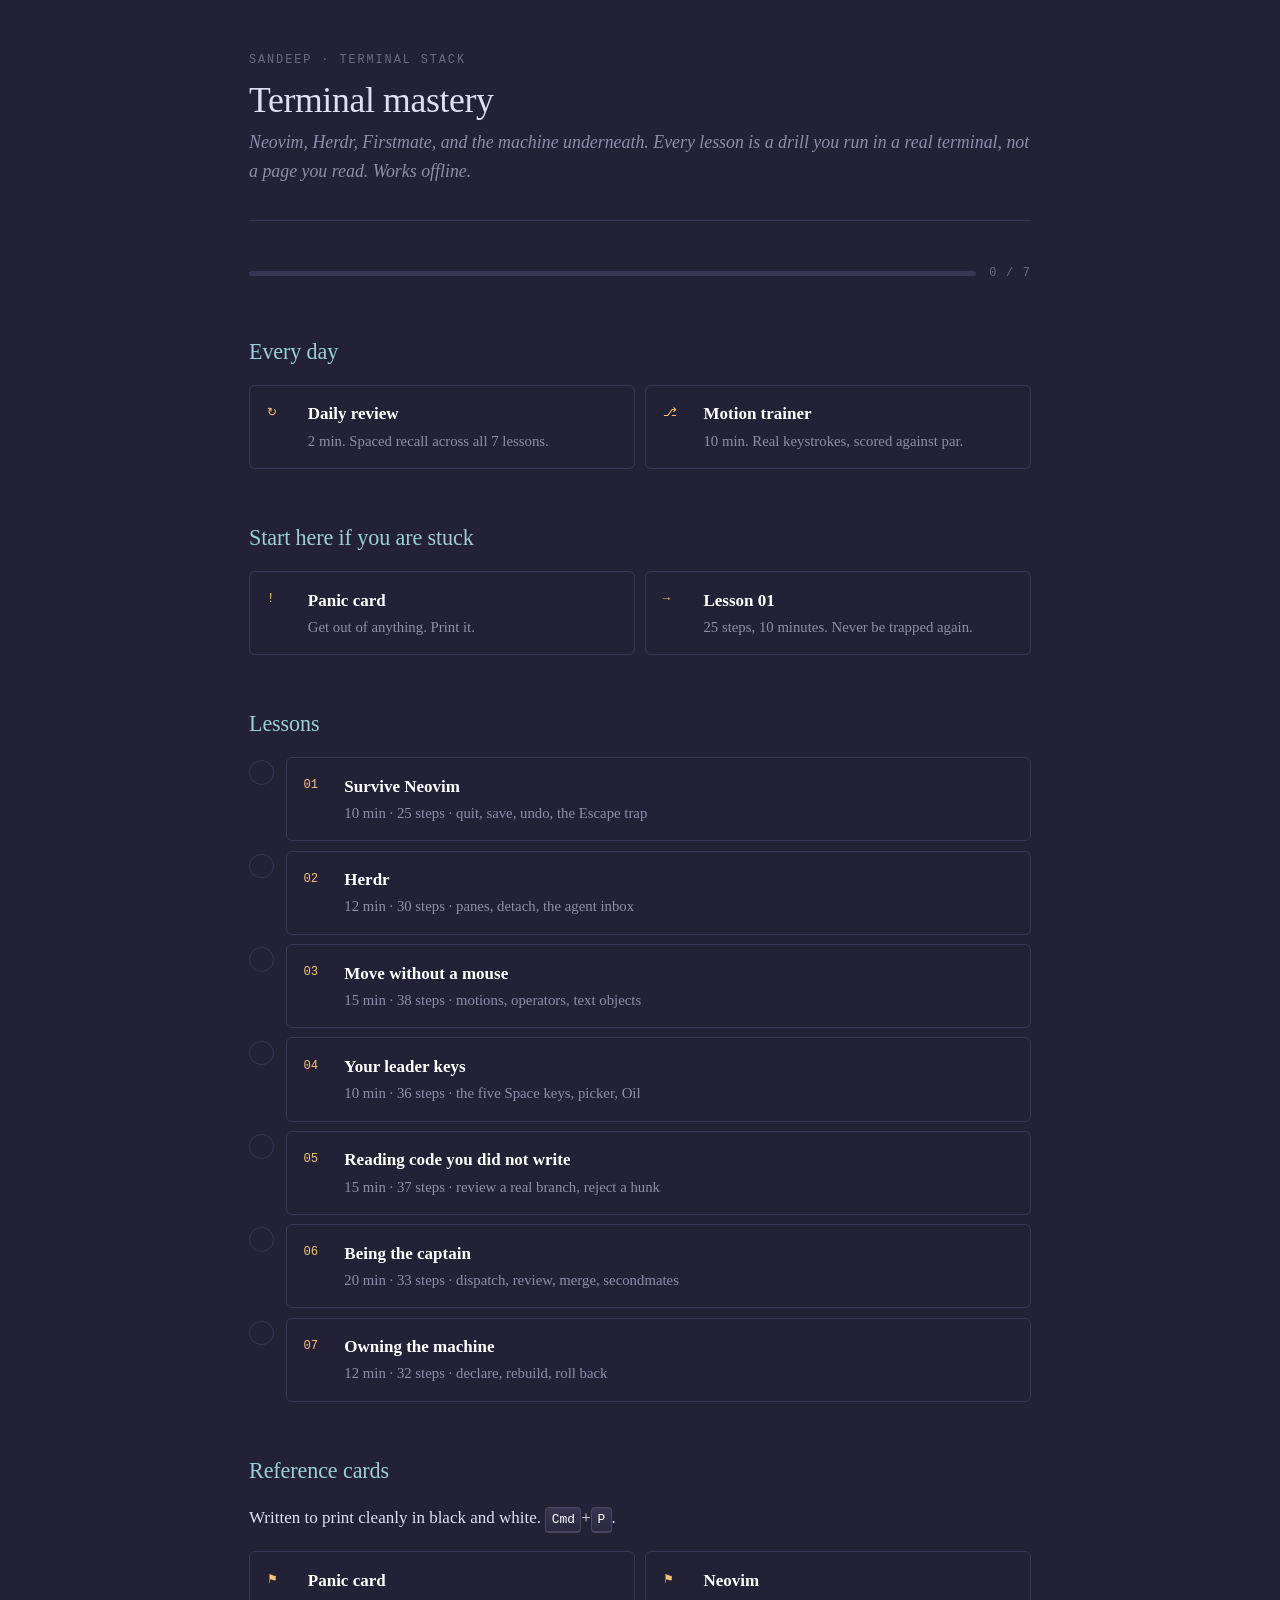
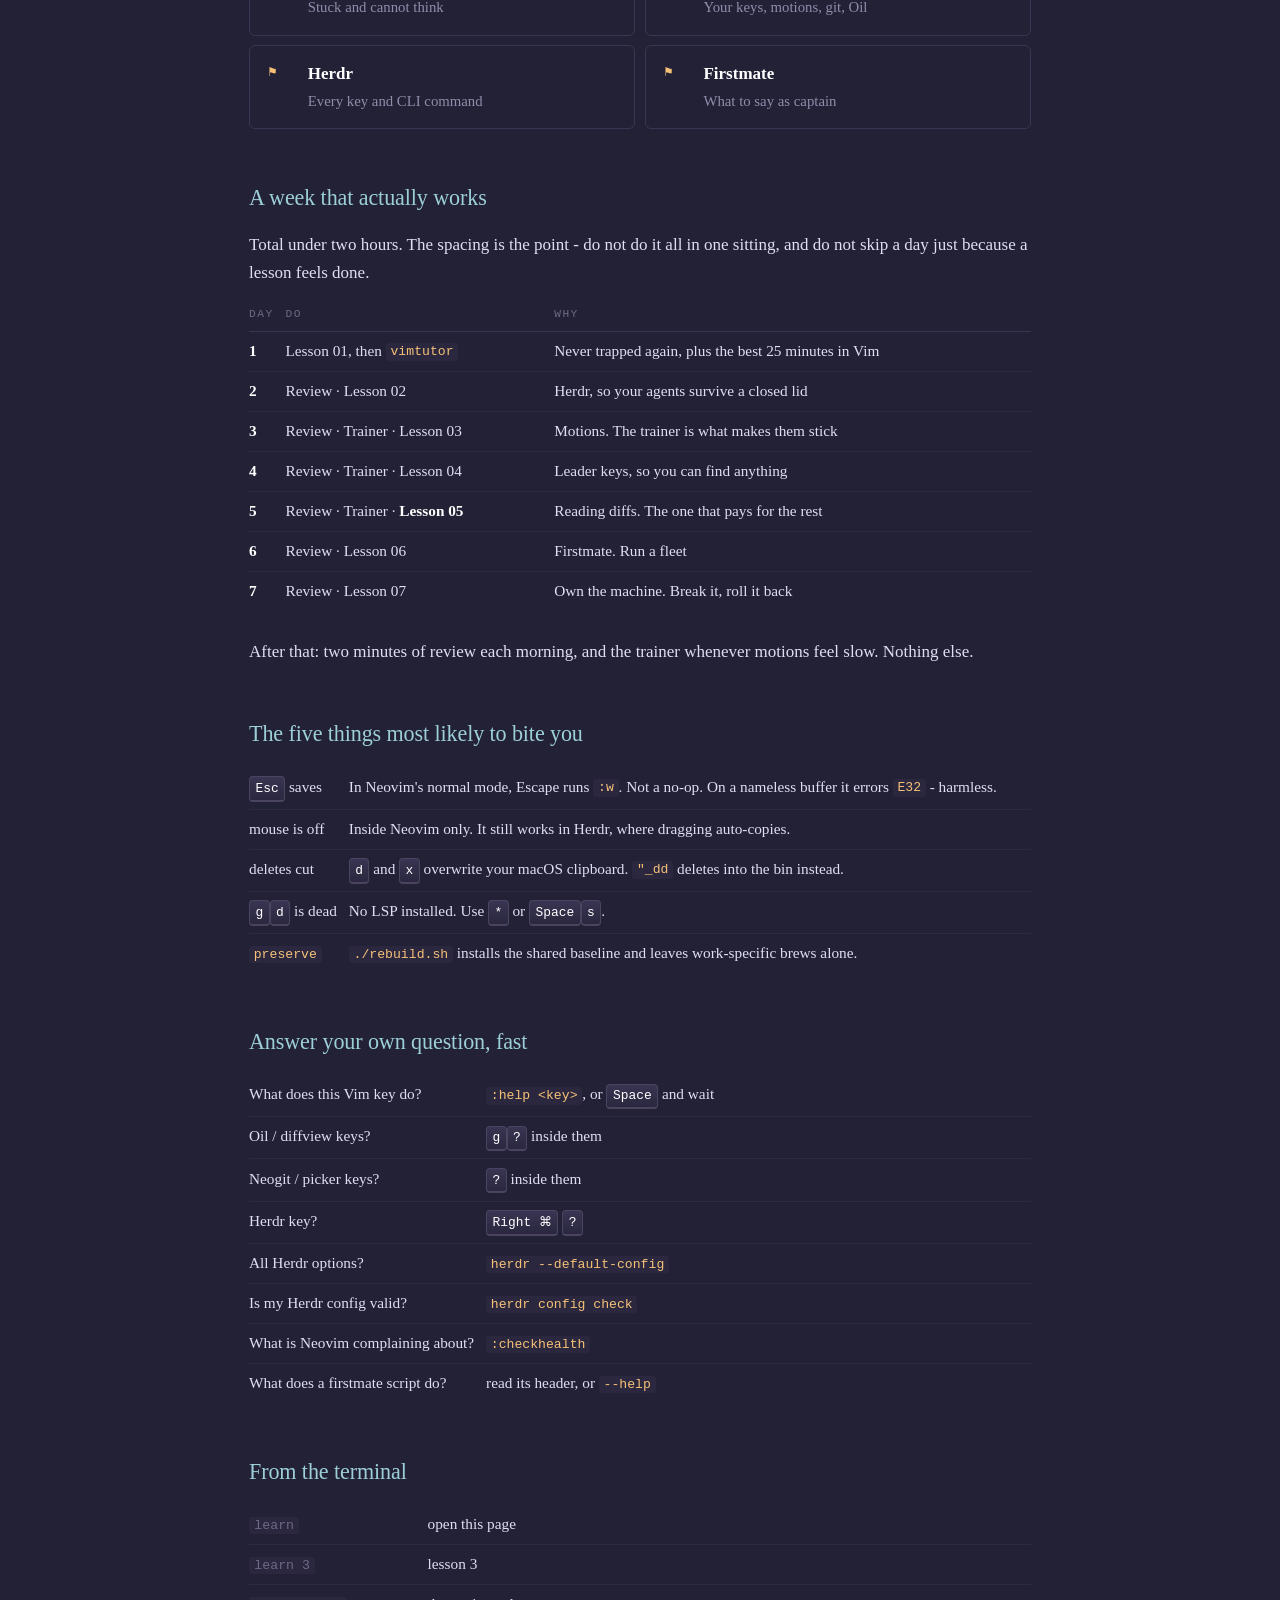
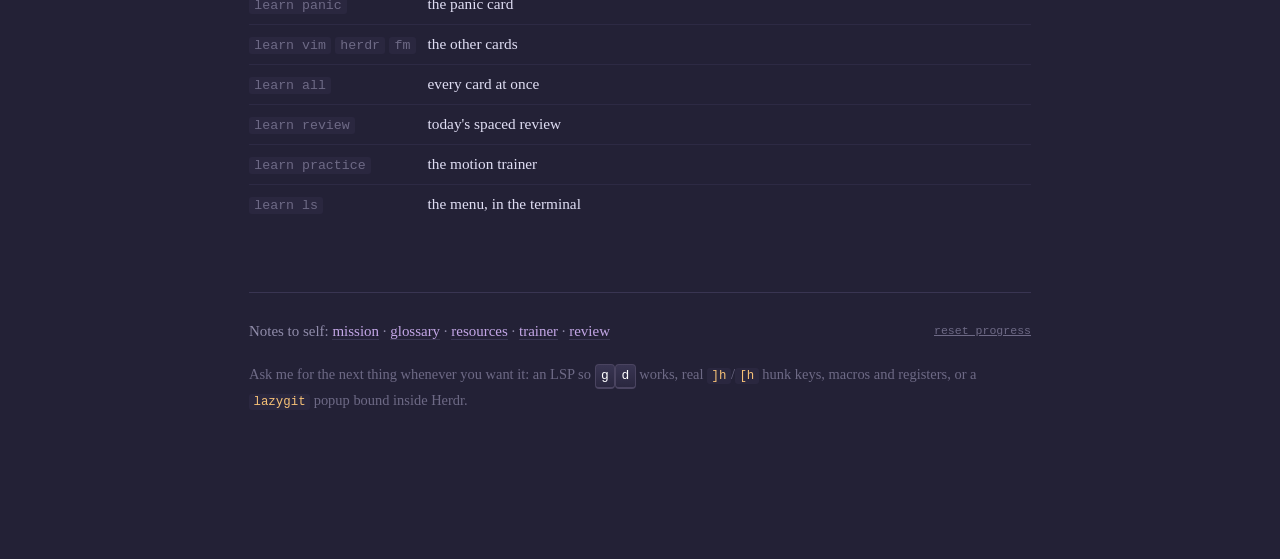
<file: terminal-mastery/index.html>
<!DOCTYPE html>
<html lang="en">
<head>
<meta charset="utf-8">
<meta name="viewport" content="width=device-width, initial-scale=1">
<title>Terminal mastery</title>
<link rel="stylesheet" href="assets/course.css">
<style>
  body.hub { --measure: 46rem; }

  .bar {
    display: flex; align-items: center; gap: 0.8rem;
    margin: 0 0 2.4rem;
  }
  .track {
    flex: 1; height: 5px; border-radius: 3px;
    background: var(--overlay); overflow: hidden;
  }
  .fill {
    height: 100%; width: 0%;
    background: linear-gradient(90deg, var(--pine), var(--foam));
    transition: width 0.35s ease;
  }
  .pct {
    font-family: var(--mono); font-size: 0.7rem;
    letter-spacing: 0.1em; color: var(--muted); white-space: nowrap;
  }

  a.card {
    display: flex; align-items: flex-start; gap: 0.9rem;
    border: 1px solid var(--overlay);
    border-radius: 6px;
    padding: 0.85rem 1rem;
    margin-bottom: 0.55rem;
    text-decoration: none; border-bottom: 1px solid var(--overlay);
    transition: border-color 0.12s, background 0.12s, transform 0.08s;
  }
  a.card:hover {
    border-color: var(--subtle);
    background: rgba(42,39,63,0.55);
    transform: translateX(2px);
  }
  a.card .n {
    font-family: var(--mono); font-size: 0.72rem;
    color: var(--gold); padding-top: 0.22rem; min-width: 1.5rem;
  }
  a.card .t { flex: 1; }
  a.card .t b { display: block; color: #fff; font-weight: 600; font-size: 1rem; }
  a.card .t span { display: block; color: var(--subtle); font-size: 0.87rem; margin-top: 0.1rem; }

  .tick {
    background: none; border: 1px solid var(--overlay);
    border-radius: 50%;
    width: 1.45rem; height: 1.45rem; flex: 0 0 auto;
    margin-top: 0.18rem;
    cursor: pointer; color: transparent;
    font-size: 0.78rem; line-height: 1;
    display: flex; align-items: center; justify-content: center;
    transition: all 0.12s;
  }
  .tick:hover { border-color: var(--subtle); color: var(--muted); }
  .tick.on { background: var(--foam); border-color: var(--foam); color: var(--base); }

  .row { display: flex; align-items: flex-start; gap: 0.7rem; margin-bottom: 0.55rem; }
  .row a.card { margin-bottom: 0; flex: 1; }

  .grid { display: grid; grid-template-columns: 1fr 1fr; gap: 0.55rem; margin-bottom: 1.6rem; }
  @media (max-width: 560px) { .grid { grid-template-columns: 1fr; } }
  .grid a.card { margin-bottom: 0; }

  .cmd {
    font-family: var(--mono); font-size: 0.78rem;
    color: var(--muted); background: var(--surface);
    padding: 0.1em 0.4em; border-radius: 3px; white-space: nowrap;
  }
  .reset {
    background: none; border: none; color: var(--muted);
    font-family: var(--mono); font-size: 0.68rem; cursor: pointer;
    text-decoration: underline; padding: 0;
  }
  .reset:hover { color: var(--love); }
</style>
</head>
<body class="hub">
<div class="page">

<p class="kicker">Sandeep &middot; terminal stack</p>
<h1>Terminal mastery</h1>
<p class="standfirst">Neovim, Herdr, Firstmate, and the machine underneath. Every lesson is a
drill you run in a real terminal, not a page you read. Works offline.</p>

<div class="bar">
  <div class="track"><div class="fill" id="fill"></div></div>
  <div class="pct" id="pct">0 / 7</div>
</div>

<h2>Every day</h2>
<div class="grid">
  <a class="card" href="review.html">
    <span class="n">&#8635;</span>
    <span class="t"><b>Daily review</b><span>2 min. Spaced recall across all 7 lessons.</span></span>
  </a>
  <a class="card" href="practice.html">
    <span class="n">&#9095;</span>
    <span class="t"><b>Motion trainer</b><span>10 min. Real keystrokes, scored against par.</span></span>
  </a>
</div>

<h2>Start here if you are stuck</h2>
<div class="grid">
  <a class="card" href="reference/panic-card.html">
    <span class="n">!</span>
    <span class="t"><b>Panic card</b><span>Get out of anything. Print it.</span></span>
  </a>
  <a class="card" href="lessons/0001-survive-neovim.html">
    <span class="n">&rarr;</span>
    <span class="t"><b>Lesson 01</b><span>25 steps, 10 minutes. Never be trapped again.</span></span>
  </a>
</div>

<h2>Lessons</h2>
<div id="lessons"></div>

<h2>Reference cards</h2>
<p>Written to print cleanly in black and white. <kbd>Cmd</kbd>+<kbd>P</kbd>.</p>
<div class="grid">
  <a class="card" href="reference/panic-card.html">
    <span class="n">&#9873;</span>
    <span class="t"><b>Panic card</b><span>Stuck and cannot think</span></span>
  </a>
  <a class="card" href="reference/nvim-cheatsheet.html">
    <span class="n">&#9873;</span>
    <span class="t"><b>Neovim</b><span>Your keys, motions, git, Oil</span></span>
  </a>
  <a class="card" href="reference/herdr-cheatsheet.html">
    <span class="n">&#9873;</span>
    <span class="t"><b>Herdr</b><span>Every key and CLI command</span></span>
  </a>
  <a class="card" href="reference/firstmate-cheatsheet.html">
    <span class="n">&#9873;</span>
    <span class="t"><b>Firstmate</b><span>What to say as captain</span></span>
  </a>
</div>

<h2>A week that actually works</h2>
<p>Total under two hours. The spacing is the point - do not do it all in one sitting, and
do not skip a day just because a lesson feels done.</p>
<table>
  <tr><th>Day</th><th>Do</th><th>Why</th></tr>
  <tr><td><strong>1</strong></td><td>Lesson 01, then <code>vimtutor</code></td><td>Never trapped again, plus the best 25 minutes in Vim</td></tr>
  <tr><td><strong>2</strong></td><td>Review &middot; Lesson 02</td><td>Herdr, so your agents survive a closed lid</td></tr>
  <tr><td><strong>3</strong></td><td>Review &middot; Trainer &middot; Lesson 03</td><td>Motions. The trainer is what makes them stick</td></tr>
  <tr><td><strong>4</strong></td><td>Review &middot; Trainer &middot; Lesson 04</td><td>Leader keys, so you can find anything</td></tr>
  <tr><td><strong>5</strong></td><td>Review &middot; Trainer &middot; <strong>Lesson 05</strong></td><td>Reading diffs. The one that pays for the rest</td></tr>
  <tr><td><strong>6</strong></td><td>Review &middot; Lesson 06</td><td>Firstmate. Run a fleet</td></tr>
  <tr><td><strong>7</strong></td><td>Review &middot; Lesson 07</td><td>Own the machine. Break it, roll it back</td></tr>
</table>
<p>After that: two minutes of review each morning, and the trainer whenever motions feel
slow. Nothing else.</p>

<h2>The five things most likely to bite you</h2>
<table>
  <tr><td><kbd>Esc</kbd> saves</td><td>In Neovim's normal mode, Escape runs <code>:w</code>. Not a no-op. On a nameless buffer it errors <code>E32</code> - harmless.</td></tr>
  <tr><td>mouse is off</td><td>Inside Neovim only. It still works in Herdr, where dragging auto-copies.</td></tr>
  <tr><td>deletes cut</td><td><kbd>d</kbd> and <kbd>x</kbd> overwrite your macOS clipboard. <code>"_dd</code> deletes into the bin instead.</td></tr>
  <tr><td><kbd>g</kbd><kbd>d</kbd> is dead</td><td>No LSP installed. Use <kbd>*</kbd> or <kbd>Space</kbd><kbd>s</kbd>.</td></tr>
  <tr><td><code>preserve</code></td><td><code>./rebuild.sh</code> installs the shared baseline and leaves work-specific brews alone.</td></tr>
</table>

<h2>Answer your own question, fast</h2>
<table>
  <tr><td>What does this Vim key do?</td><td><code>:help &lt;key&gt;</code>, or <kbd>Space</kbd> and wait</td></tr>
  <tr><td>Oil / diffview keys?</td><td><kbd>g</kbd><kbd>?</kbd> inside them</td></tr>
  <tr><td>Neogit / picker keys?</td><td><kbd>?</kbd> inside them</td></tr>
  <tr><td>Herdr key?</td><td><kbd>Right ⌘</kbd> <kbd>?</kbd></td></tr>
  <tr><td>All Herdr options?</td><td><code>herdr --default-config</code></td></tr>
  <tr><td>Is my Herdr config valid?</td><td><code>herdr config check</code></td></tr>
  <tr><td>What is Neovim complaining about?</td><td><code>:checkhealth</code></td></tr>
  <tr><td>What does a firstmate script do?</td><td>read its header, or <code>--help</code></td></tr>
</table>

<h2>From the terminal</h2>
<table>
  <tr><td><span class="cmd">learn</span></td><td>open this page</td></tr>
  <tr><td><span class="cmd">learn 3</span></td><td>lesson 3</td></tr>
  <tr><td><span class="cmd">learn panic</span></td><td>the panic card</td></tr>
  <tr><td><span class="cmd">learn vim</span> <span class="cmd">herdr</span> <span class="cmd">fm</span></td><td>the other cards</td></tr>
  <tr><td><span class="cmd">learn all</span></td><td>every card at once</td></tr>
  <tr><td><span class="cmd">learn review</span></td><td>today's spaced review</td></tr>
  <tr><td><span class="cmd">learn practice</span></td><td>the motion trainer</td></tr>
  <tr><td><span class="cmd">learn ls</span></td><td>the menu, in the terminal</td></tr>
</table>

<div class="footer">
  <div class="nav">
    <span>Notes to self: <a href="MISSION.md">mission</a> &middot;
      <a href="GLOSSARY.md">glossary</a> &middot;
      <a href="RESOURCES.md">resources</a> &middot; <a href="practice.html">trainer</a> &middot; <a href="review.html">review</a></span>
    <button class="reset" id="reset">reset progress</button>
  </div>
  <p class="source">Ask me for the next thing whenever you want it: an LSP so
  <kbd>g</kbd><kbd>d</kbd> works, real <code>]h</code>/<code>[h</code> hunk keys, macros and
  registers, or a <code>lazygit</code> popup bound inside Herdr.</p>
</div>

</div>

<script>
const LESSONS = [
  ['0001-survive-neovim',      'Survive Neovim',                 '10 min &middot; 25 steps &middot; quit, save, undo, the Escape trap'],
  ['0002-herdr-your-terminal', 'Herdr',                          '12 min &middot; 30 steps &middot; panes, detach, the agent inbox'],
  ['0003-move-without-a-mouse','Move without a mouse',           '15 min &middot; 38 steps &middot; motions, operators, text objects'],
  ['0004-your-leader-keys',    'Your leader keys',               '10 min &middot; 36 steps &middot; the five Space keys, picker, Oil'],
  ['0005-reading-ai-code',     'Reading code you did not write', '15 min &middot; 37 steps &middot; review a real branch, reject a hunk'],
  ['0006-firstmate-captain',   'Being the captain',              '20 min &middot; 33 steps &middot; dispatch, review, merge, secondmates'],
  ['0007-owning-the-machine',  'Owning the machine',             '12 min &middot; 32 steps &middot; declare, rebuild, roll back']
];

const KEY = 'learn-terminal-progress';
const load = () => { try { return JSON.parse(localStorage.getItem(KEY)) || {}; } catch (e) { return {}; } };
const save = (s) => localStorage.setItem(KEY, JSON.stringify(s));

function paint() {
  const state = load();
  const done = LESSONS.filter(l => state[l[0]]).length;
  document.getElementById('fill').style.width = (done / LESSONS.length * 100) + '%';
  document.getElementById('pct').textContent = done + ' / ' + LESSONS.length;
  document.querySelectorAll('.tick').forEach(b => {
    const on = !!state[b.dataset.slug];
    b.classList.toggle('on', on);
    b.textContent = on ? '✓' : '✓';
    b.title = on ? 'Done. Click to unmark.' : 'Mark as done';
  });
}

const mount = document.getElementById('lessons');
LESSONS.forEach((l, i) => {
  const [slug, title, blurb] = l;
  const row = document.createElement('div');
  row.className = 'row';

  const tick = document.createElement('button');
  tick.className = 'tick';
  tick.dataset.slug = slug;
  tick.addEventListener('click', () => {
    const s = load();
    if (s[slug]) delete s[slug]; else s[slug] = true;
    save(s); paint();
  });

  const a = document.createElement('a');
  a.className = 'card';
  a.href = 'lessons/' + slug + '.html';
  a.innerHTML = '<span class="n">' + String(i + 1).padStart(2, '0') + '</span>' +
                '<span class="t"><b></b><span></span></span>';
  a.querySelector('b').textContent = title;
  a.querySelector('.t span').innerHTML = blurb;

  row.appendChild(tick);
  row.appendChild(a);
  mount.appendChild(row);
});

document.getElementById('reset').addEventListener('click', () => {
  localStorage.removeItem(KEY); paint();
});

paint();
</script>
</body>
</html>
</file>
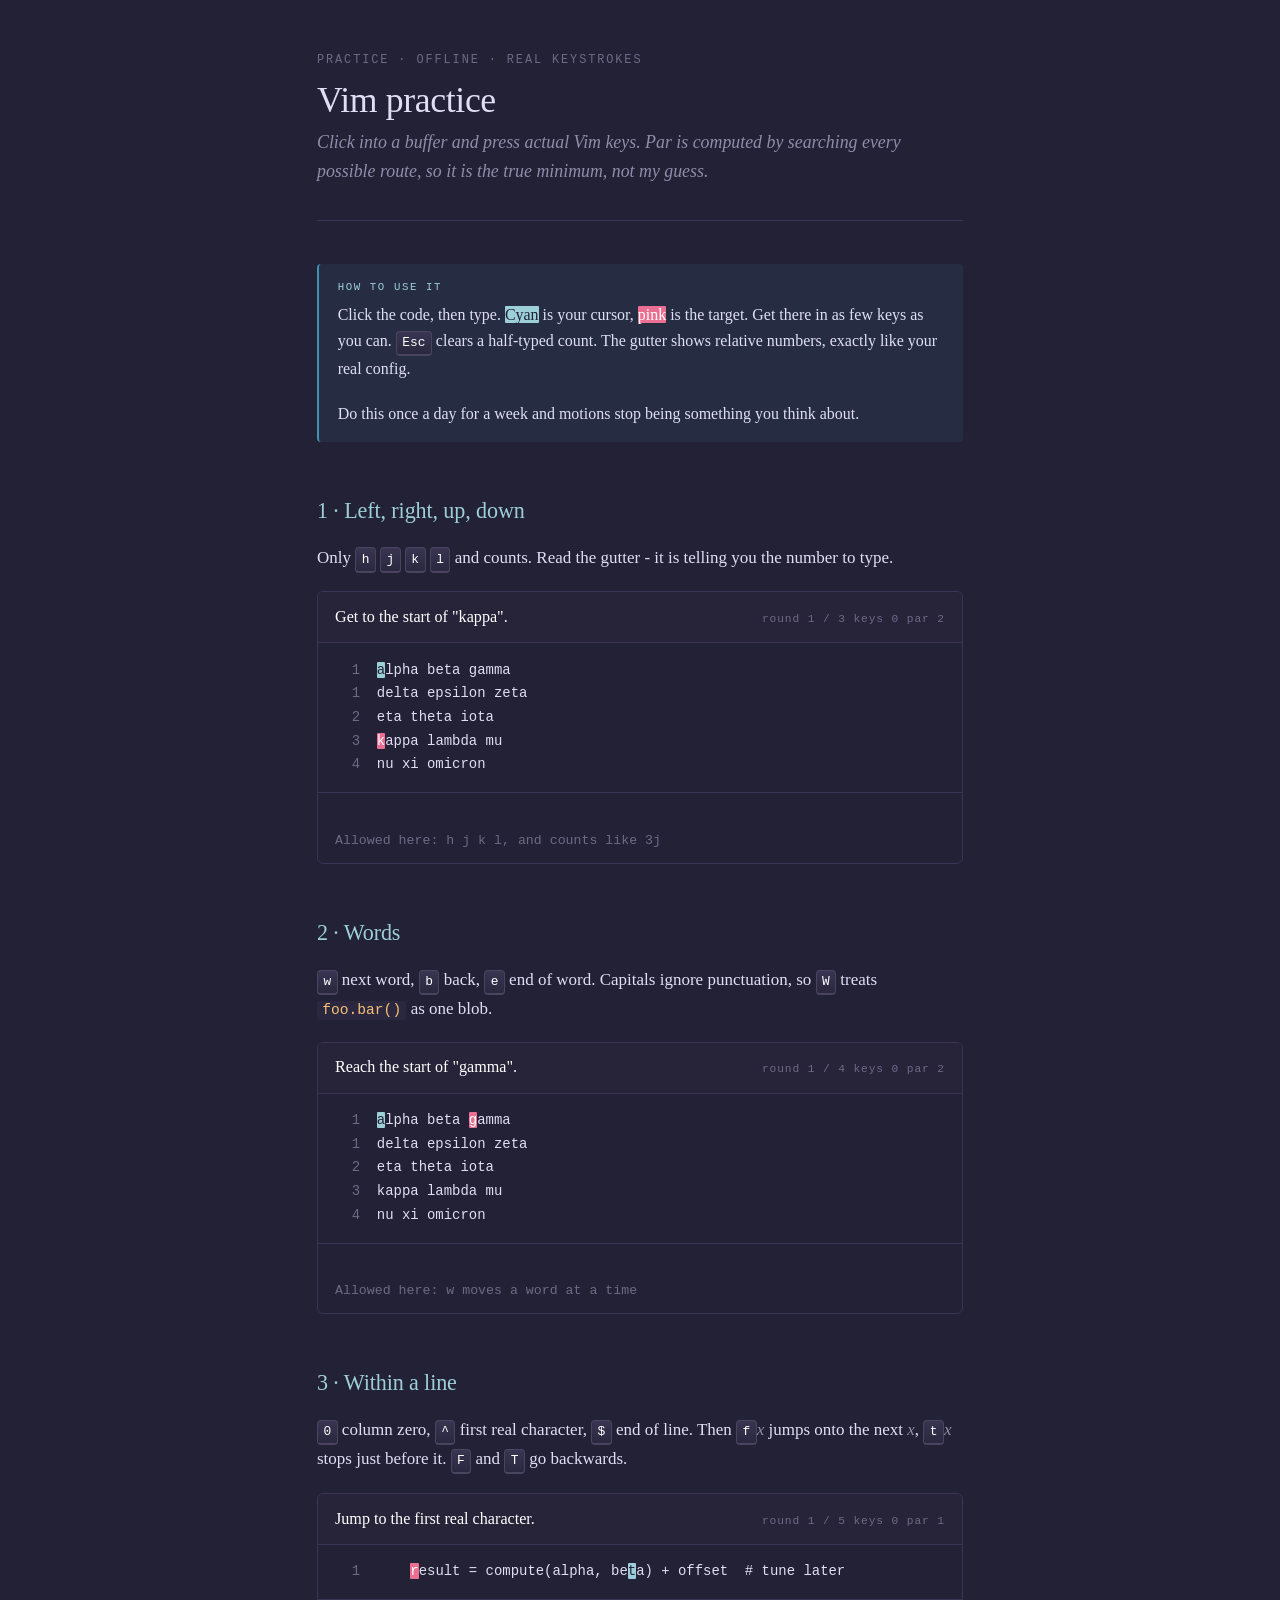
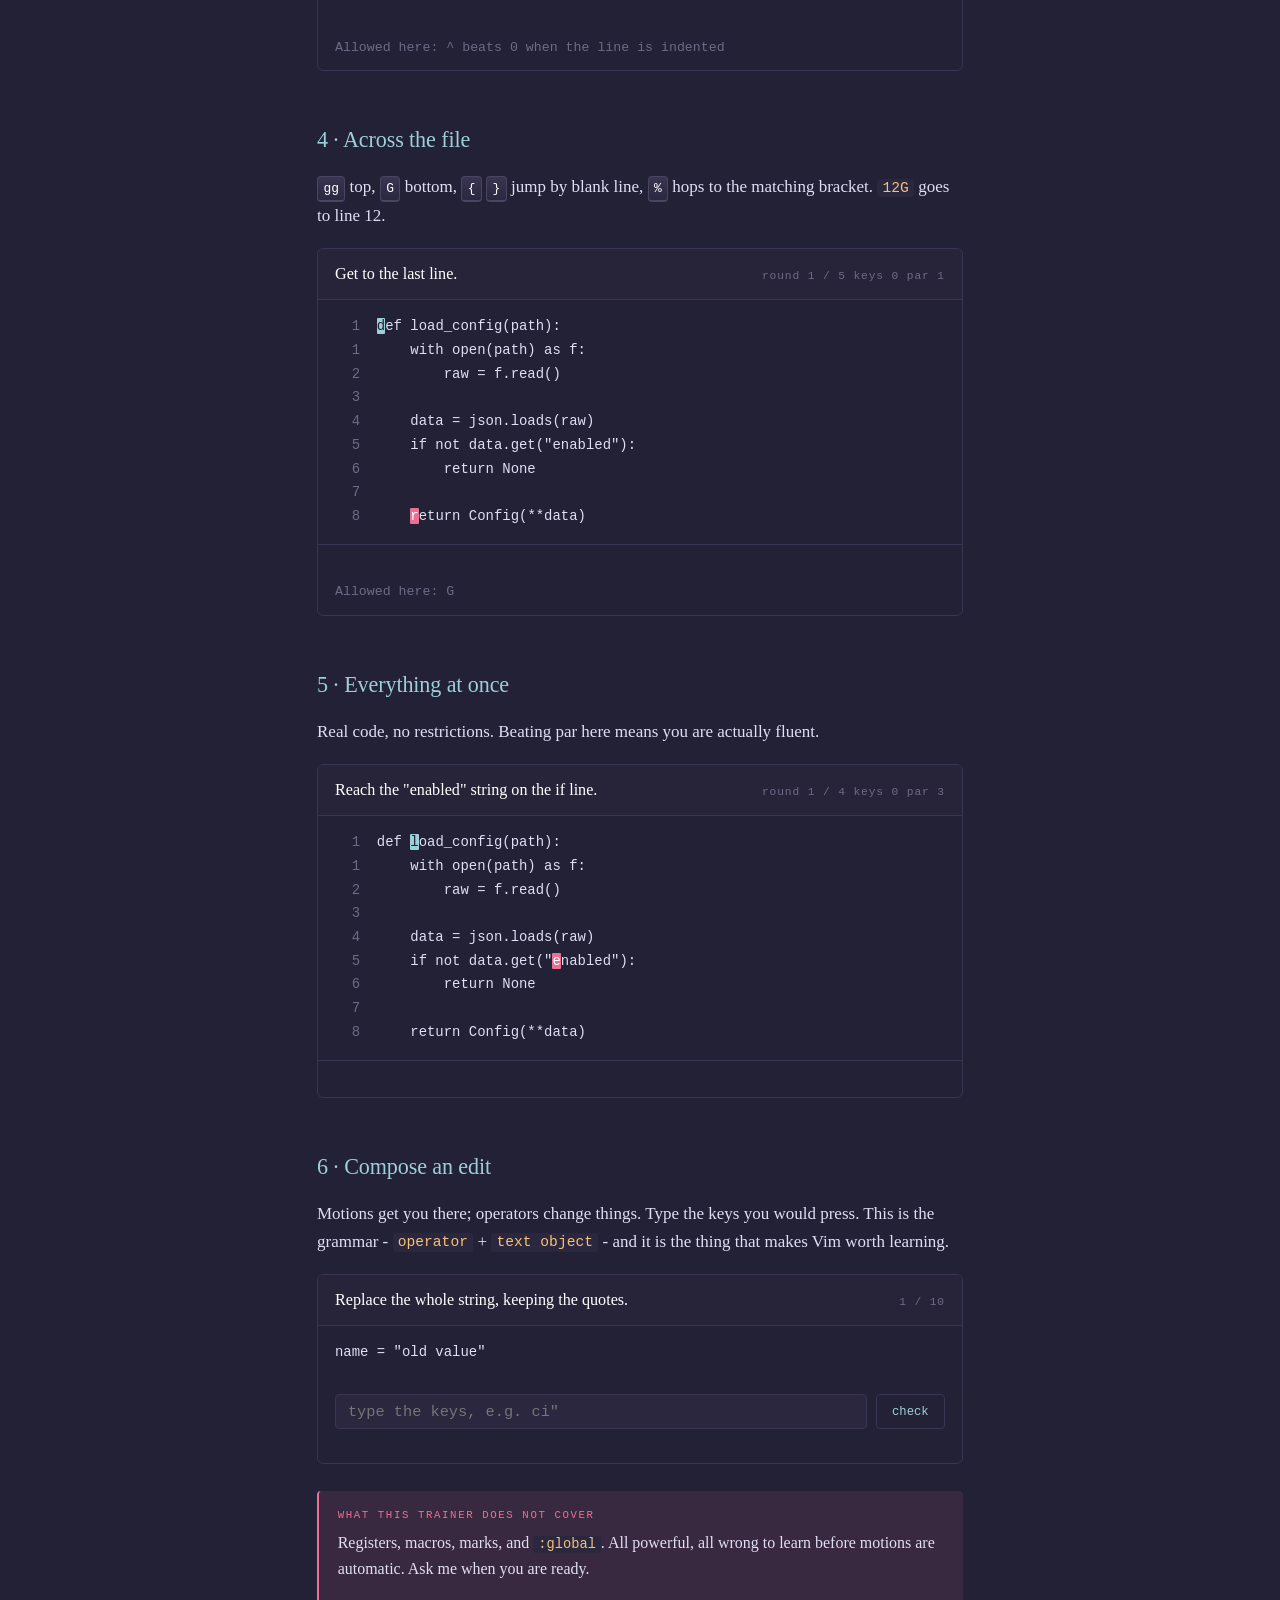
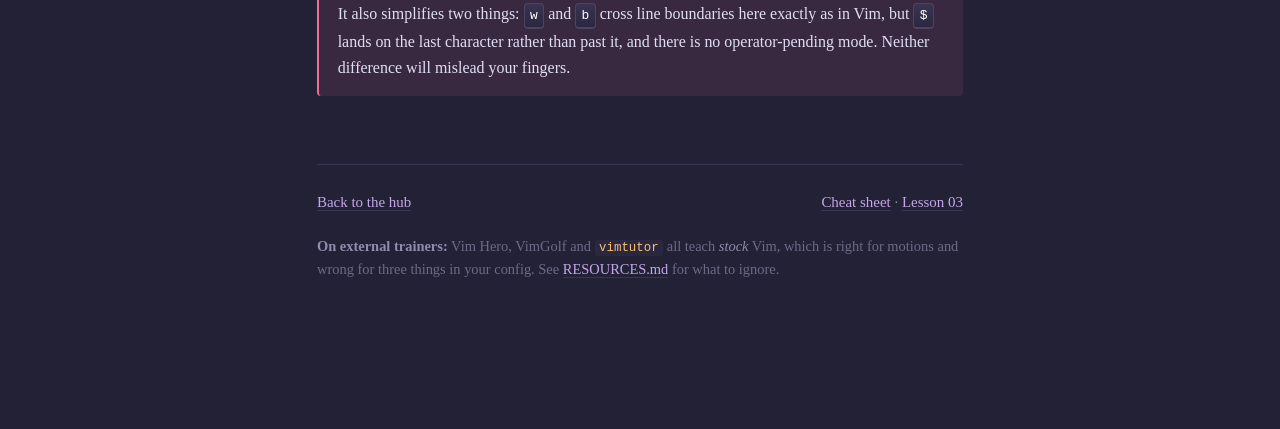
<file: terminal-mastery/practice.html>
<!DOCTYPE html>
<html lang="en">
<head>
<meta charset="utf-8">
<meta name="viewport" content="width=device-width, initial-scale=1">
<title>Vim practice</title>
<link rel="stylesheet" href="assets/course.css">
</head>
<body>
<div class="page">

<p class="kicker">Practice &middot; offline &middot; real keystrokes</p>
<h1>Vim practice</h1>
<p class="standfirst">Click into a buffer and press actual Vim keys. Par is computed by
searching every possible route, so it is the true minimum, not my guess.</p>

<div class="note">
<span class="label">How to use it</span>
<p>Click the code, then type. <span class="vpcur">Cyan</span> is your cursor,
<span class="vptgt">pink</span> is the target. Get there in as few keys as you can.
<kbd>Esc</kbd> clears a half-typed count. The gutter shows relative numbers, exactly like
your real config.</p>
<p>Do this once a day for a week and motions stop being something you think about.</p>
</div>

<h2>1 &middot; Left, right, up, down</h2>
<p>Only <kbd>h</kbd> <kbd>j</kbd> <kbd>k</kbd> <kbd>l</kbd> and counts. Read the gutter -
it is telling you the number to type.</p>
<div id="t1"></div>

<h2>2 &middot; Words</h2>
<p><kbd>w</kbd> next word, <kbd>b</kbd> back, <kbd>e</kbd> end of word. Capitals ignore
punctuation, so <kbd>W</kbd> treats <code>foo.bar()</code> as one blob.</p>
<div id="t2"></div>

<h2>3 &middot; Within a line</h2>
<p><kbd>0</kbd> column zero, <kbd>^</kbd> first real character, <kbd>$</kbd> end of line.
Then <kbd>f</kbd><em>x</em> jumps onto the next <em>x</em>, <kbd>t</kbd><em>x</em> stops
just before it. <kbd>F</kbd> and <kbd>T</kbd> go backwards.</p>
<div id="t3"></div>

<h2>4 &middot; Across the file</h2>
<p><kbd>gg</kbd> top, <kbd>G</kbd> bottom, <kbd>{</kbd> <kbd>}</kbd> jump by blank line,
<kbd>%</kbd> hops to the matching bracket. <code>12G</code> goes to line 12.</p>
<div id="t4"></div>

<h2>5 &middot; Everything at once</h2>
<p>Real code, no restrictions. Beating par here means you are actually fluent.</p>
<div id="t5"></div>

<h2>6 &middot; Compose an edit</h2>
<p>Motions get you there; operators change things. Type the keys you would press. This is
the grammar - <code>operator</code> + <code>text object</code> - and it is the thing that
makes Vim worth learning.</p>
<div id="c1"></div>

<div class="warn">
<span class="label">What this trainer does not cover</span>
<p>Registers, macros, marks, and <code>:global</code>. All powerful, all wrong to learn
before motions are automatic. Ask me when you are ready.</p>
<p>It also simplifies two things: <kbd>w</kbd> and <kbd>b</kbd> cross line boundaries here
exactly as in Vim, but <kbd>$</kbd> lands on the last character rather than past it, and
there is no operator-pending mode. Neither difference will mislead your fingers.</p>
</div>

<div class="footer">
  <div class="nav">
    <span><a href="index.html">Back to the hub</a></span>
    <span><a href="reference/nvim-cheatsheet.html">Cheat sheet</a> &middot; <a href="lessons/0003-move-without-a-mouse.html">Lesson 03</a></span>
  </div>
  <p class="source"><strong>On external trainers:</strong> Vim Hero, VimGolf and
  <code>vimtutor</code> all teach <em>stock</em> Vim, which is right for motions and wrong
  for three things in your config. See
  <a href="RESOURCES.md">RESOURCES.md</a> for what to ignore.</p>
</div>

</div>
<script src="assets/vim-practice.js"></script>
<script>
var SNIP = [
  'def load_config(path):',
  '    with open(path) as f:',
  '        raw = f.read()',
  '',
  '    data = json.loads(raw)',
  '    if not data.get("enabled"):',
  '        return None',
  '',
  '    return Config(**data)'
];

var GRID = [
  'alpha beta gamma',
  'delta epsilon zeta',
  'eta theta iota',
  'kappa lambda mu',
  'nu xi omicron'
];

var LINE = [
  '    result = compute(alpha, beta) + offset  # tune later'
];

vimMotionTrainer('t1', [
  { lines: GRID, from: [0, 0], to: [3, 0], task: 'Get to the start of "kappa".',
    hint: 'h j k l, and counts like 3j' },
  { lines: GRID, from: [4, 2], to: [0, 2], task: 'Back up to the top row, same column.',
    hint: 'the gutter is the number you need' },
  { lines: GRID, from: [2, 0], to: [2, 8], task: 'Move right along the line.',
    hint: 'counts work sideways too: 8l' }
]);

vimMotionTrainer('t2', [
  { lines: GRID, from: [0, 0], to: [0, 11], task: 'Reach the start of "gamma".',
    hint: 'w moves a word at a time' },
  { lines: GRID, from: [1, 15], to: [1, 6], task: 'Back to the start of "epsilon".',
    hint: 'b goes backwards by word' },
  { lines: SNIP, from: [0, 0], to: [0, 14], task: 'Land on the last character of "config".',
    hint: 'e stops at the end of a word' },
  { lines: SNIP, from: [4, 4], to: [4, 11], task: 'Reach "json". Note the dot in json.loads.',
    hint: 'w stops at punctuation, W does not' }
]);

vimMotionTrainer('t3', [
  { lines: LINE, from: [0, 30], to: [0, 4], task: 'Jump to the first real character.',
    hint: '^ beats 0 when the line is indented' },
  { lines: LINE, from: [0, 4], to: [0, 55], task: 'Get to the very end of the line.',
    hint: '$' },
  { lines: LINE, from: [0, 4], to: [0, 20], task: 'Land on the opening bracket.',
    hint: 'f( is two keys and exact' },
  { lines: LINE, from: [0, 4], to: [0, 26], task: 'Land on the comma.',
    hint: 'f then the character' },
  { lines: LINE, from: [0, 55], to: [0, 34], task: 'Back to the plus sign.',
    hint: 'F searches backwards' }
]);

vimMotionTrainer('t4', [
  { lines: SNIP, from: [0, 0], to: [8, 4], task: 'Get to the last line.',
    hint: 'G' },
  { lines: SNIP, from: [8, 4], to: [0, 0], task: 'Back to the very top.',
    hint: 'gg' },
  { lines: SNIP, from: [0, 0], to: [3, 0], task: 'Jump to the first blank line.',
    hint: '} moves by paragraph' },
  { lines: SNIP, from: [1, 13], to: [1, 18], task: 'Hop to the matching close bracket.',
    hint: '% from an open bracket' },
  { lines: SNIP, from: [0, 0], to: [5, 4], task: 'Reach the "if" on line 6.',
    hint: '6G, or } then j' }
]);

vimMotionTrainer('t5', [
  { lines: SNIP, from: [0, 4], to: [5, 21], task: 'Reach the "enabled" string on the if line.' },
  { lines: SNIP, from: [8, 11], to: [2, 8], task: 'Get back to "raw" on line 3.' },
  { lines: SNIP, from: [4, 4], to: [6, 8], task: 'Reach the return on line 7.' },
  { lines: SNIP, from: [0, 0], to: [8, 24], task: 'Land on the last bracket in the file.' }
]);

vimComposeTrainer('c1', [
  { task: 'Replace the whole string, keeping the quotes.',
    code: 'name = "old value"',
    answers: ['ci"'],
    why: 'change inside quotes. Cursor can be anywhere on the line.' },

  { task: 'Delete the arguments, keeping the parentheses.',
    code: 'compute(alpha, beta)',
    answers: ['di(', 'di)', 'dib'],
    why: 'inner parens. da( would take the brackets too.' },

  { task: 'Delete one word cleanly, including its trailing space.',
    code: 'the quick brown fox',
    answers: ['daw'],
    why: 'a word. dw leaves the spacing untidy when you are mid-word.' },

  { task: 'Delete from the cursor to the end of the line.',
    code: 'keep_this = drop_all_of_this()',
    answers: ['D', 'd$'],
    why: 'capitals are the to-end-of-line shortcuts. C works the same for change.' },

  { task: 'Yank three whole lines.',
    code: 'line one\nline two\nline three',
    answers: ['3yy', 'y3y', '3Y'],
    why: 'count then doubled operator. Same shape as 3dd.' },

  { task: 'Change the whole body of the block, keeping the braces.',
    code: 'if (ok) {\n    doThing();\n}',
    answers: ['ci{', 'ci}', 'ciB'],
    why: 'inner braces. Works from anywhere inside the block.' },

  { task: 'Delete this line without touching your clipboard.',
    code: 'DEBUG = True',
    answers: ['"_dd'],
    why: 'the black hole register. Your config sends normal deletes to the macOS clipboard.' },

  { task: 'Delete up to, but not including, the comma.',
    code: 'compute(alpha, beta)',
    answers: ['dt,'],
    why: 't is till: stop just before. df, would eat the comma too.' },

  { task: 'Indent the next five lines.',
    code: 'a\nb\nc\nd\ne',
    answers: ['5>>', '>5j', '>4j'],
    why: 'operator plus count, or operator plus a counted motion.' },

  { task: 'Repeat the change you just made, somewhere else.',
    code: '(cursor moved to a new spot)',
    answers: ['.'],
    why: 'the most undersold key in Vim. ci" once, then dot on every other string.' }
]);
</script>
</body>
</html>
</file>
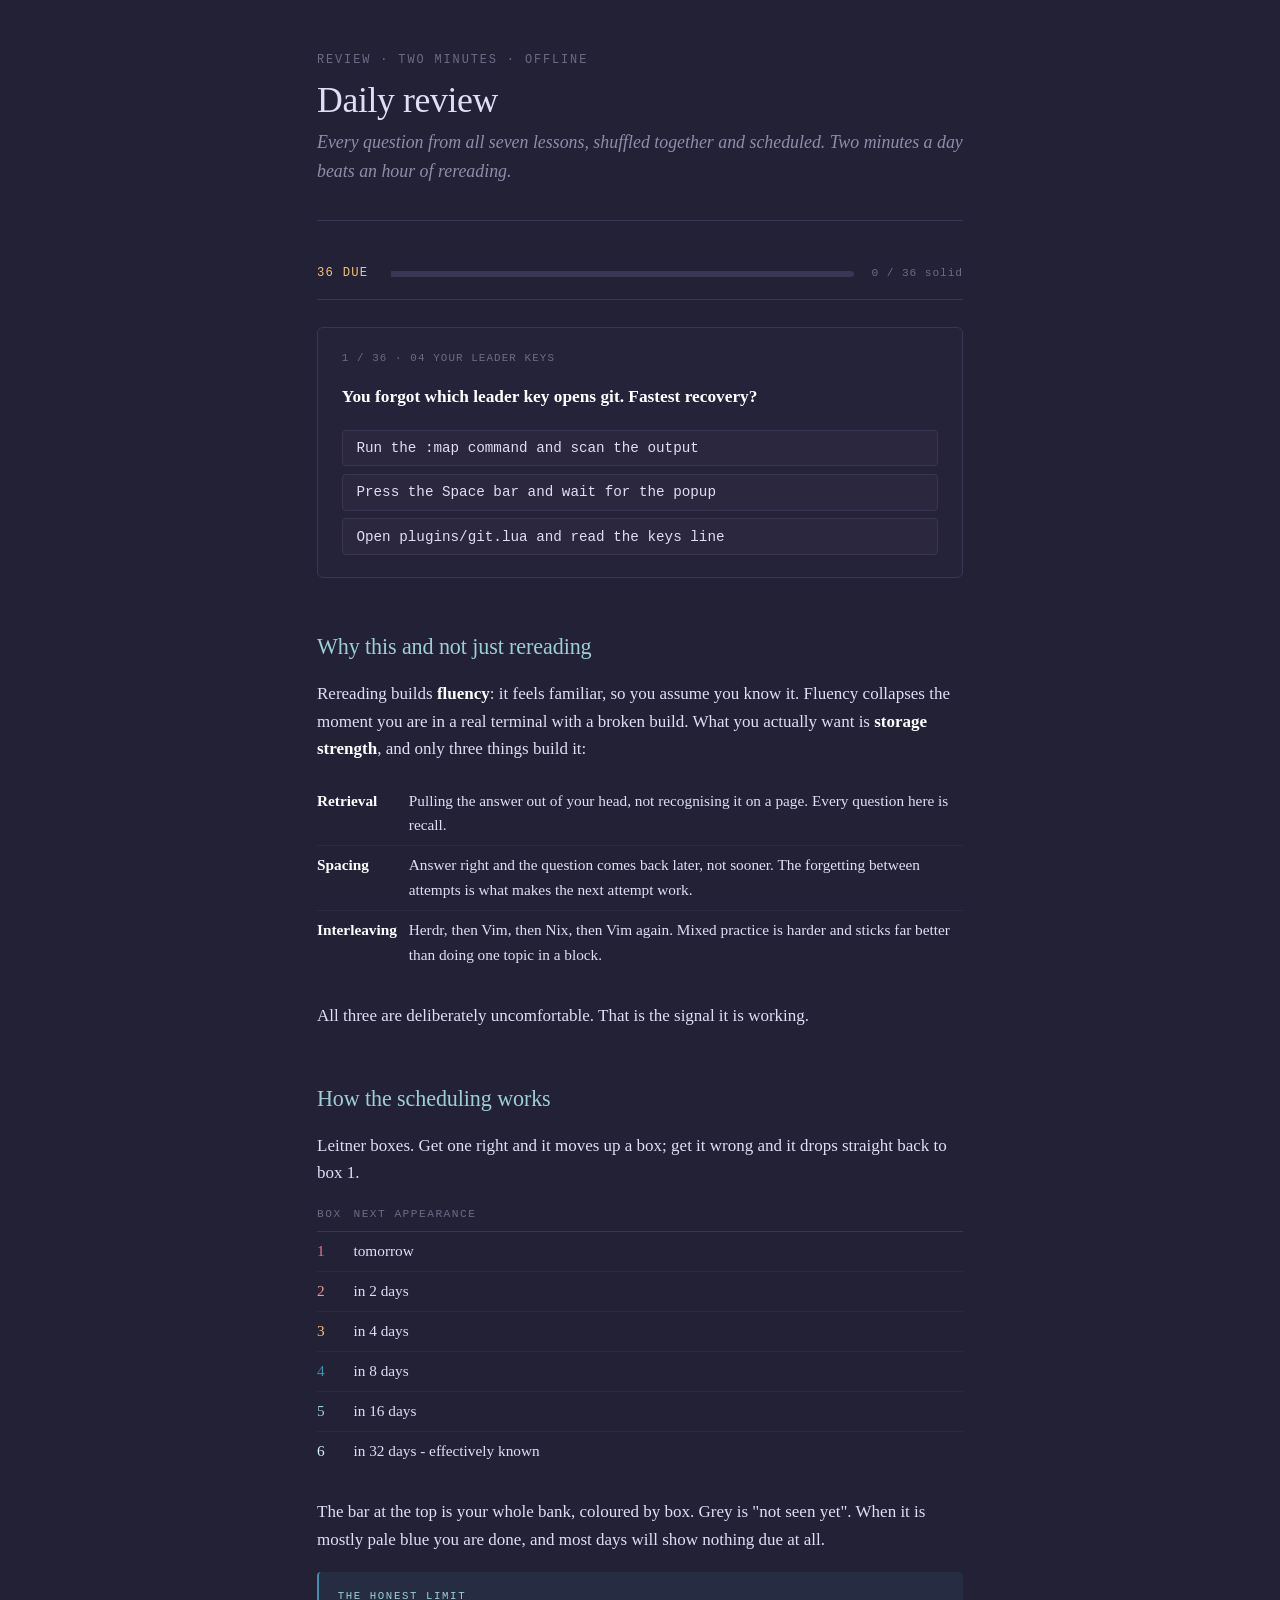
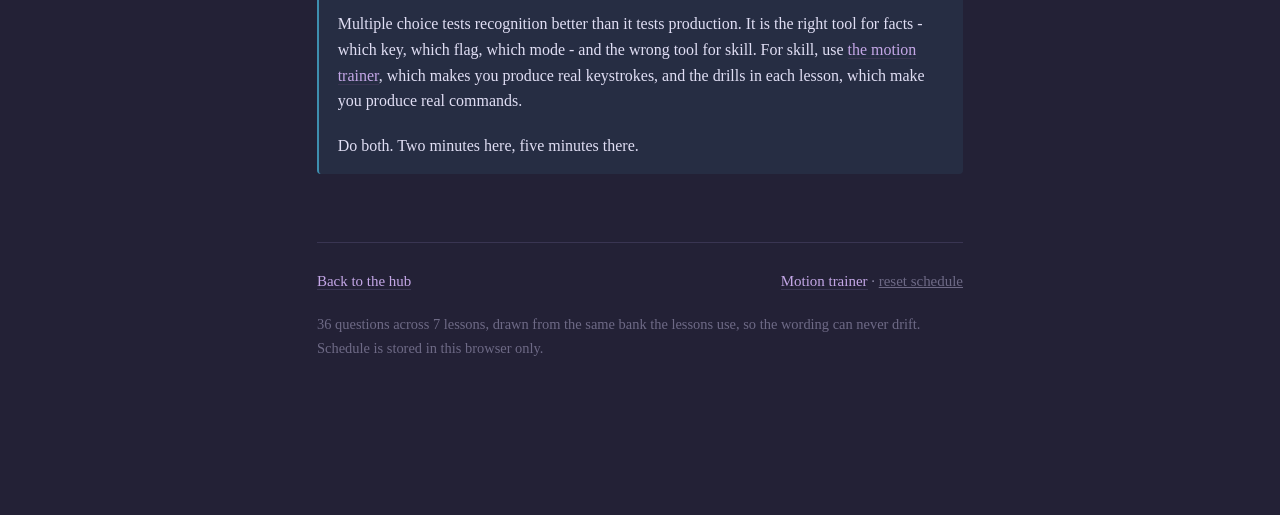
<file: terminal-mastery/review.html>
<!DOCTYPE html>
<html lang="en">
<head>
<meta charset="utf-8">
<meta name="viewport" content="width=device-width, initial-scale=1">
<title>Daily review</title>
<link rel="stylesheet" href="assets/course.css">
</head>
<body>
<div class="page">

<p class="kicker">Review &middot; two minutes &middot; offline</p>
<h1>Daily review</h1>
<p class="standfirst">Every question from all seven lessons, shuffled together and
scheduled. Two minutes a day beats an hour of rereading.</p>

<div id="review"></div>

<h2>Why this and not just rereading</h2>

<p>Rereading builds <strong>fluency</strong>: it feels familiar, so you assume you know it.
Fluency collapses the moment you are in a real terminal with a broken build. What you
actually want is <strong>storage strength</strong>, and only three things build it:</p>

<table>
  <tr><td><strong>Retrieval</strong></td><td>Pulling the answer out of your head, not recognising it on a page. Every question here is recall.</td></tr>
  <tr><td><strong>Spacing</strong></td><td>Answer right and the question comes back later, not sooner. The forgetting between attempts is what makes the next attempt work.</td></tr>
  <tr><td><strong>Interleaving</strong></td><td>Herdr, then Vim, then Nix, then Vim again. Mixed practice is harder and sticks far better than doing one topic in a block.</td></tr>
</table>

<p>All three are deliberately uncomfortable. That is the signal it is working.</p>

<h2>How the scheduling works</h2>

<p>Leitner boxes. Get one right and it moves up a box; get it wrong and it drops straight
back to box 1.</p>

<table>
  <tr><th>Box</th><th>Next appearance</th></tr>
  <tr><td><span style="color:#eb6f92">1</span></td><td>tomorrow</td></tr>
  <tr><td><span style="color:#ea9a97">2</span></td><td>in 2 days</td></tr>
  <tr><td><span style="color:#f6c177">3</span></td><td>in 4 days</td></tr>
  <tr><td><span style="color:#3e8fb0">4</span></td><td>in 8 days</td></tr>
  <tr><td><span style="color:#9ccfd8">5</span></td><td>in 16 days</td></tr>
  <tr><td><span style="color:#d7f3f7">6</span></td><td>in 32 days - effectively known</td></tr>
</table>

<p>The bar at the top is your whole bank, coloured by box. Grey is "not seen yet". When it
is mostly pale blue you are done, and most days will show nothing due at all.</p>

<div class="note">
<span class="label">The honest limit</span>
<p>Multiple choice tests recognition better than it tests production. It is the right tool
for facts - which key, which flag, which mode - and the wrong tool for skill. For skill,
use <a href="practice.html">the motion trainer</a>, which makes you produce real keystrokes,
and the drills in each lesson, which make you produce real commands.</p>
<p>Do both. Two minutes here, five minutes there.</p>
</div>

<div class="footer">
  <div class="nav">
    <span><a href="index.html">Back to the hub</a></span>
    <span><a href="practice.html">Motion trainer</a> &middot;
      <button id="reset" style="background:none;border:none;color:#6e6a86;font-family:inherit;font-size:inherit;text-decoration:underline;cursor:pointer;padding:0">reset schedule</button></span>
  </div>
  <p class="source">36 questions across 7 lessons, drawn from the same bank the lessons use,
  so the wording can never drift. Schedule is stored in this browser only.</p>
</div>

</div>
<script src="assets/questions.js"></script>
<script src="assets/review.js"></script>
<script>
renderReview('review');
document.getElementById('reset').addEventListener('click', function () {
  if (confirm('Reset every question back to unseen?')) { resetReview(); location.reload(); }
});
</script>
</body>
</html>
</file>
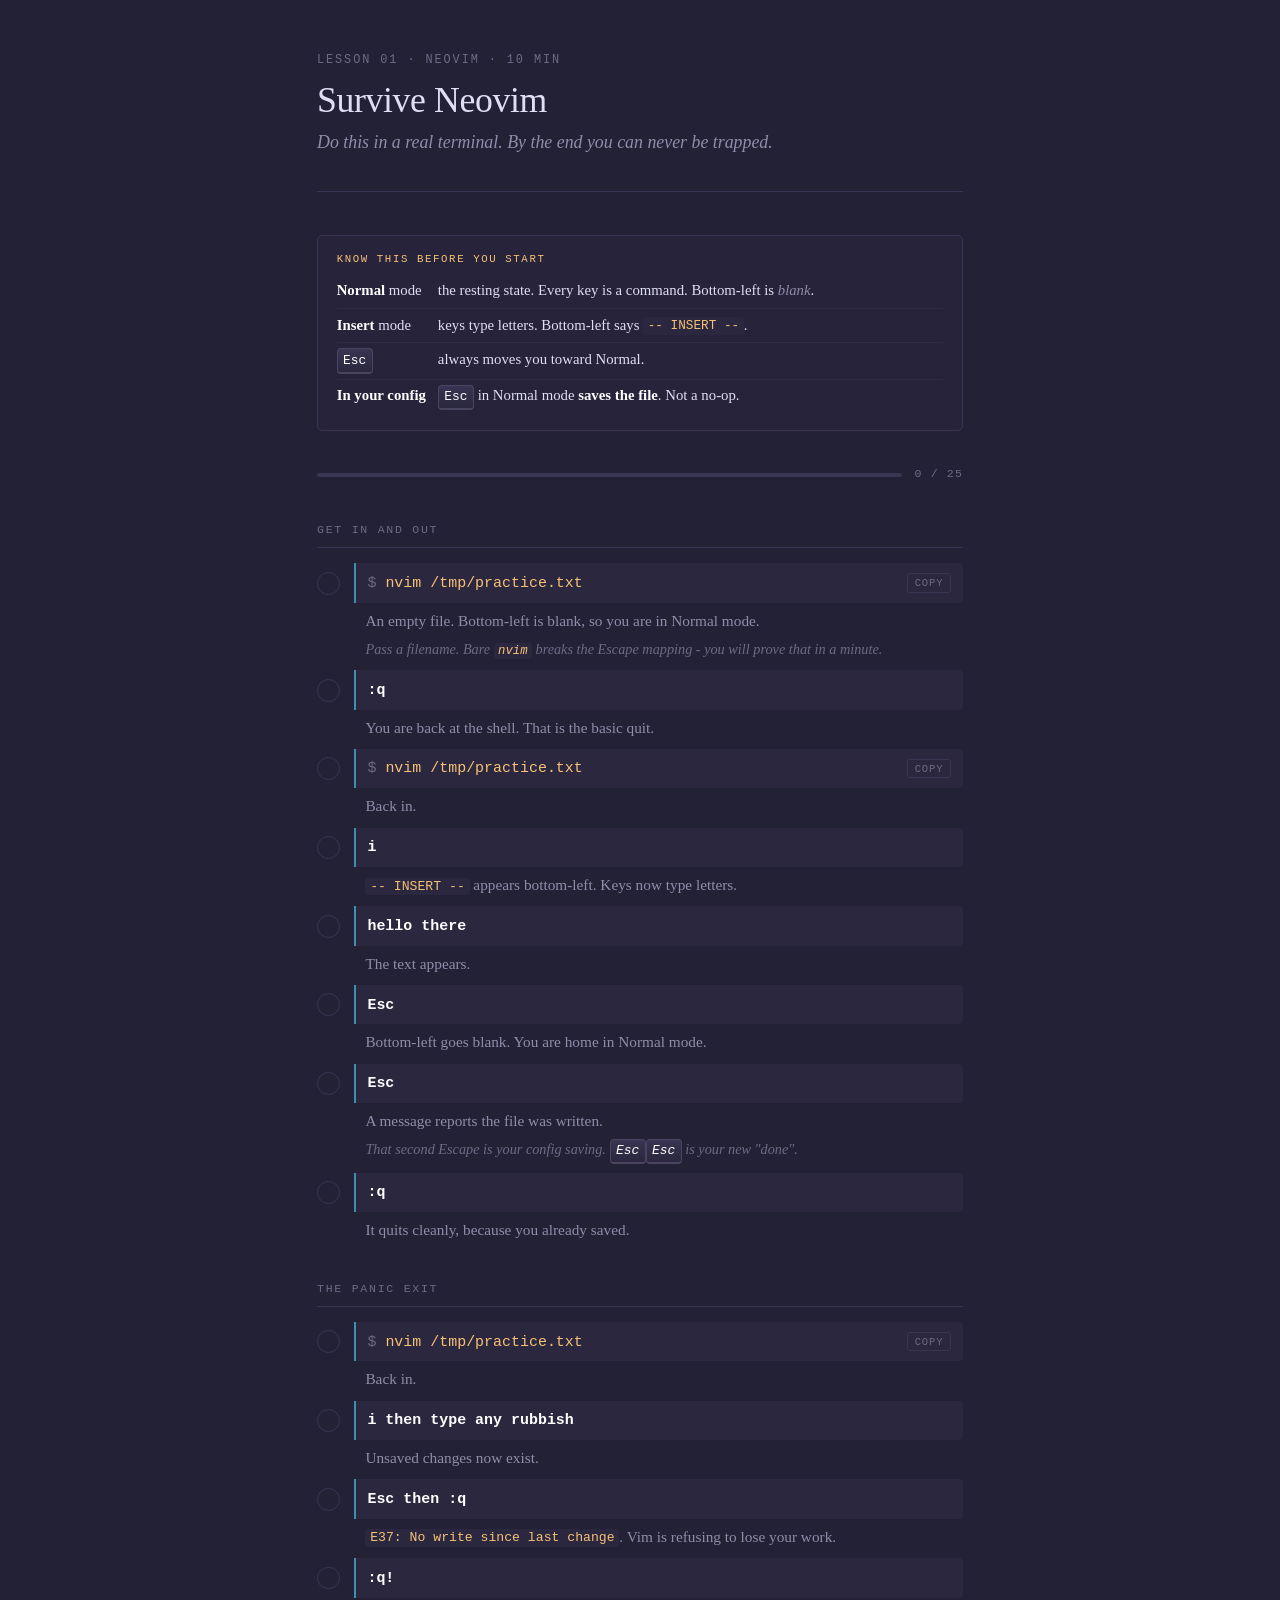
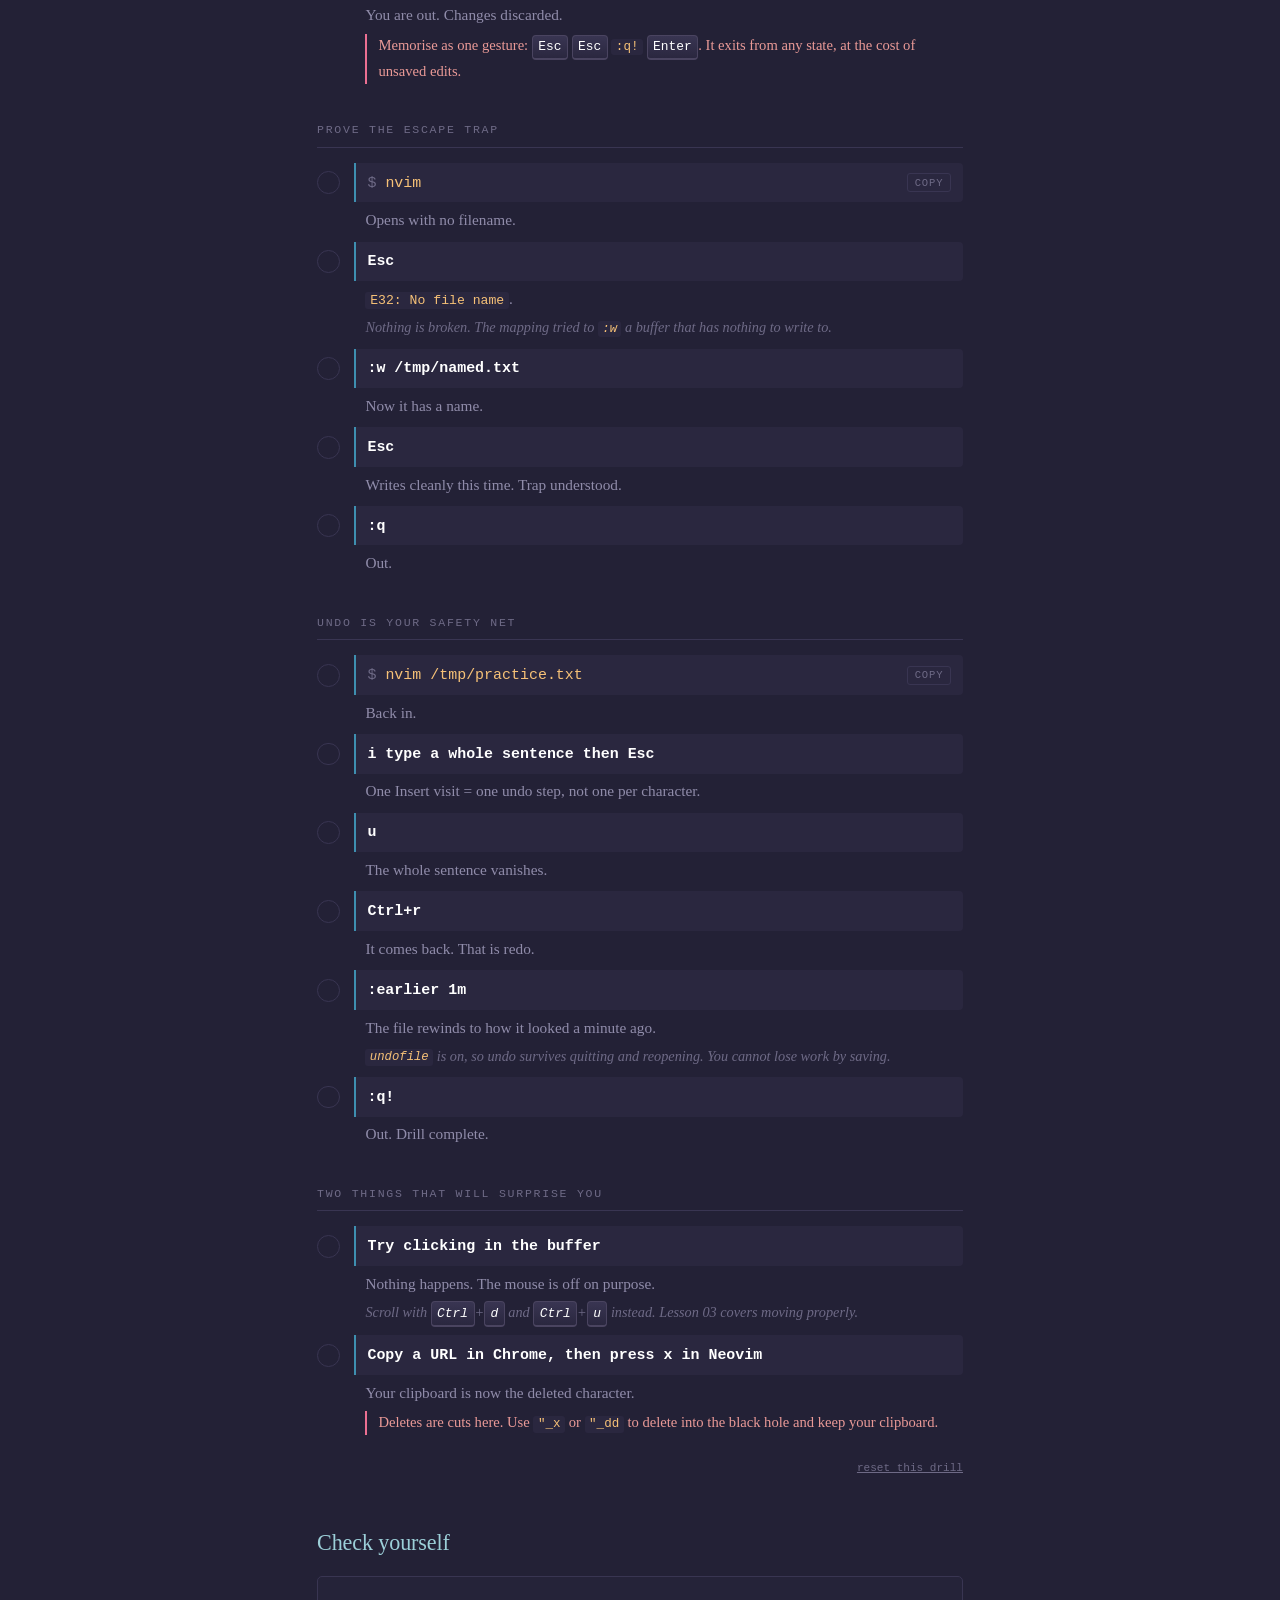
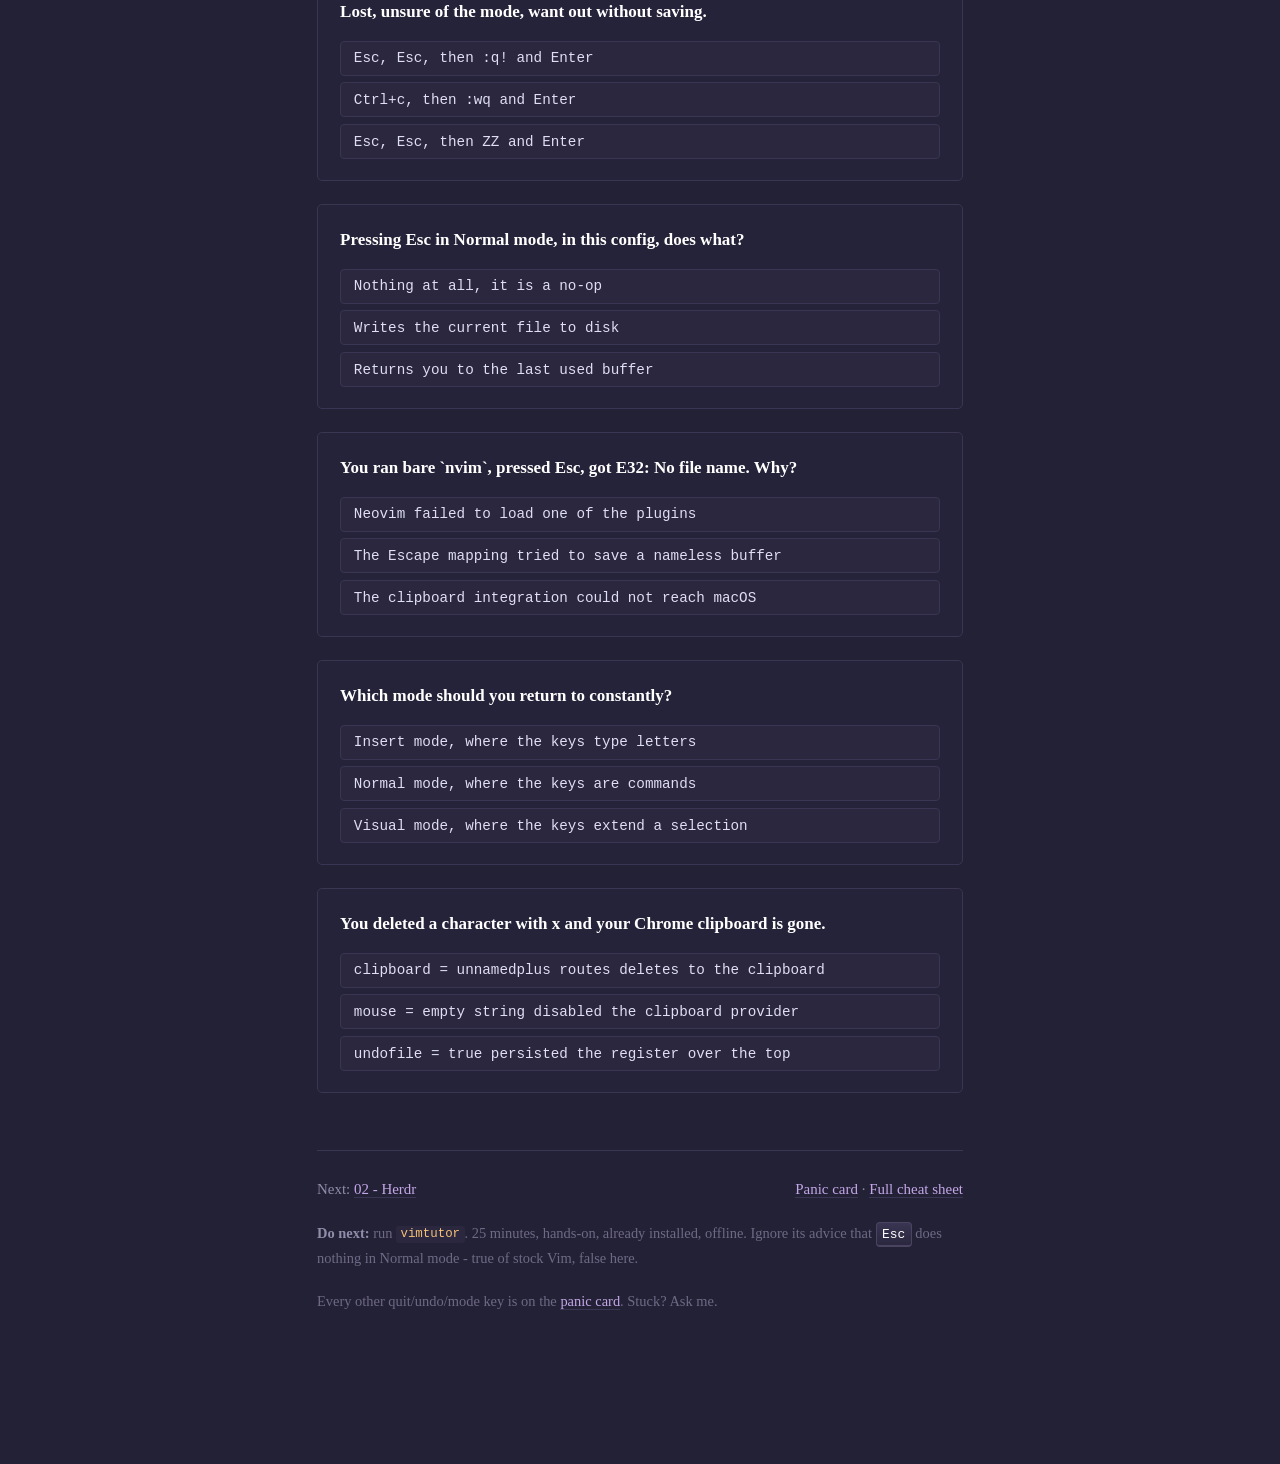
<file: terminal-mastery/lessons/0001-survive-neovim.html>
<!DOCTYPE html>
<html lang="en">
<head>
<meta charset="utf-8">
<meta name="viewport" content="width=device-width, initial-scale=1">
<title>01 - Survive Neovim</title>
<link rel="stylesheet" href="../assets/course.css">
</head>
<body>
<div class="page">

<p class="kicker">Lesson 01 &middot; Neovim &middot; 10 min</p>
<h1>Survive Neovim</h1>
<p class="standfirst">Do this in a real terminal. By the end you can never be trapped.</p>

<div class="tldr">
<span class="label">Know this before you start</span>
<table>
  <tr><td><strong>Normal</strong> mode</td><td>the resting state. Every key is a command. Bottom-left is <em>blank</em>.</td></tr>
  <tr><td><strong>Insert</strong> mode</td><td>keys type letters. Bottom-left says <code>-- INSERT --</code>.</td></tr>
  <tr><td><kbd>Esc</kbd></td><td>always moves you toward Normal.</td></tr>
  <tr><td><strong>In your config</strong></td><td><kbd>Esc</kbd> in Normal mode <strong>saves the file</strong>. Not a no-op.</td></tr>
</table>
</div>

<div id="drill"></div>

<h2>Check yourself</h2>
<div id="quiz"></div>

<div class="footer">
  <div class="nav">
    <span>Next: <a href="0002-herdr-your-terminal.html">02 - Herdr</a></span>
    <span><a href="../reference/panic-card.html">Panic card</a> &middot; <a href="../reference/nvim-cheatsheet.html">Full cheat sheet</a></span>
  </div>
  <p class="source"><strong>Do next:</strong> run <code>vimtutor</code>. 25 minutes,
  hands-on, already installed, offline. Ignore its advice that <kbd>Esc</kbd> does nothing
  in Normal mode - true of stock Vim, false here.</p>
  <p class="source">Every other quit/undo/mode key is on the
  <a href="../reference/panic-card.html">panic card</a>. Stuck? Ask me.</p>
</div>

</div>
<script src="../assets/questions.js"></script>
<script src="../assets/drill.js"></script>
<script src="../assets/quiz.js"></script>
<script>
renderDrill('drill', [
  { section: 'Get in and out' },
  { do: 'nvim /tmp/practice.txt', cmd: true,
    see: 'An empty file. Bottom-left is blank, so you are in Normal mode.',
    note: 'Pass a filename. Bare <code>nvim</code> breaks the Escape mapping - you will prove that in a minute.' },
  { do: ':q', see: 'You are back at the shell. That is the basic quit.' },
  { do: 'nvim /tmp/practice.txt', cmd: true, see: 'Back in.' },
  { do: 'i', see: '<code>-- INSERT --</code> appears bottom-left. Keys now type letters.' },
  { do: 'hello there', see: 'The text appears.' },
  { do: 'Esc', see: 'Bottom-left goes blank. You are home in Normal mode.' },
  { do: 'Esc', see: 'A message reports the file was written.',
    note: 'That second Escape is your config saving. <kbd>Esc</kbd><kbd>Esc</kbd> is your new "done".' },
  { do: ':q', see: 'It quits cleanly, because you already saved.' },

  { section: 'The panic exit' },
  { do: 'nvim /tmp/practice.txt', cmd: true, see: 'Back in.' },
  { do: 'i then type any rubbish', see: 'Unsaved changes now exist.' },
  { do: 'Esc then :q', see: '<code>E37: No write since last change</code>. Vim is refusing to lose your work.' },
  { do: ':q!', see: 'You are out. Changes discarded.',
    warn: 'Memorise as one gesture: <kbd>Esc</kbd> <kbd>Esc</kbd> <code>:q!</code> <kbd>Enter</kbd>. It exits from any state, at the cost of unsaved edits.' },

  { section: 'Prove the Escape trap' },
  { do: 'nvim', cmd: true, see: 'Opens with no filename.' },
  { do: 'Esc', see: '<code>E32: No file name</code>.',
    note: 'Nothing is broken. The mapping tried to <code>:w</code> a buffer that has nothing to write to.' },
  { do: ':w /tmp/named.txt', see: 'Now it has a name.' },
  { do: 'Esc', see: 'Writes cleanly this time. Trap understood.' },
  { do: ':q', see: 'Out.' },

  { section: 'Undo is your safety net' },
  { do: 'nvim /tmp/practice.txt', cmd: true, see: 'Back in.' },
  { do: 'i type a whole sentence then Esc', see: 'One Insert visit = one undo step, not one per character.' },
  { do: 'u', see: 'The whole sentence vanishes.' },
  { do: 'Ctrl+r', see: 'It comes back. That is redo.' },
  { do: ':earlier 1m', see: 'The file rewinds to how it looked a minute ago.',
    note: '<code>undofile</code> is on, so undo survives quitting and reopening. You cannot lose work by saving.' },
  { do: ':q!', see: 'Out. Drill complete.' },

  { section: 'Two things that will surprise you' },
  { do: 'Try clicking in the buffer', see: 'Nothing happens. The mouse is off on purpose.',
    note: 'Scroll with <kbd>Ctrl</kbd>+<kbd>d</kbd> and <kbd>Ctrl</kbd>+<kbd>u</kbd> instead. Lesson 03 covers moving properly.' },
  { do: 'Copy a URL in Chrome, then press x in Neovim', see: 'Your clipboard is now the deleted character.',
    warn: 'Deletes are cuts here. Use <code>"_x</code> or <code>"_dd</code> to delete into the black hole and keep your clipboard.' }
]);

renderQuiz('quiz', QBANK.l1);
</script>
</body>
</html>
</file>
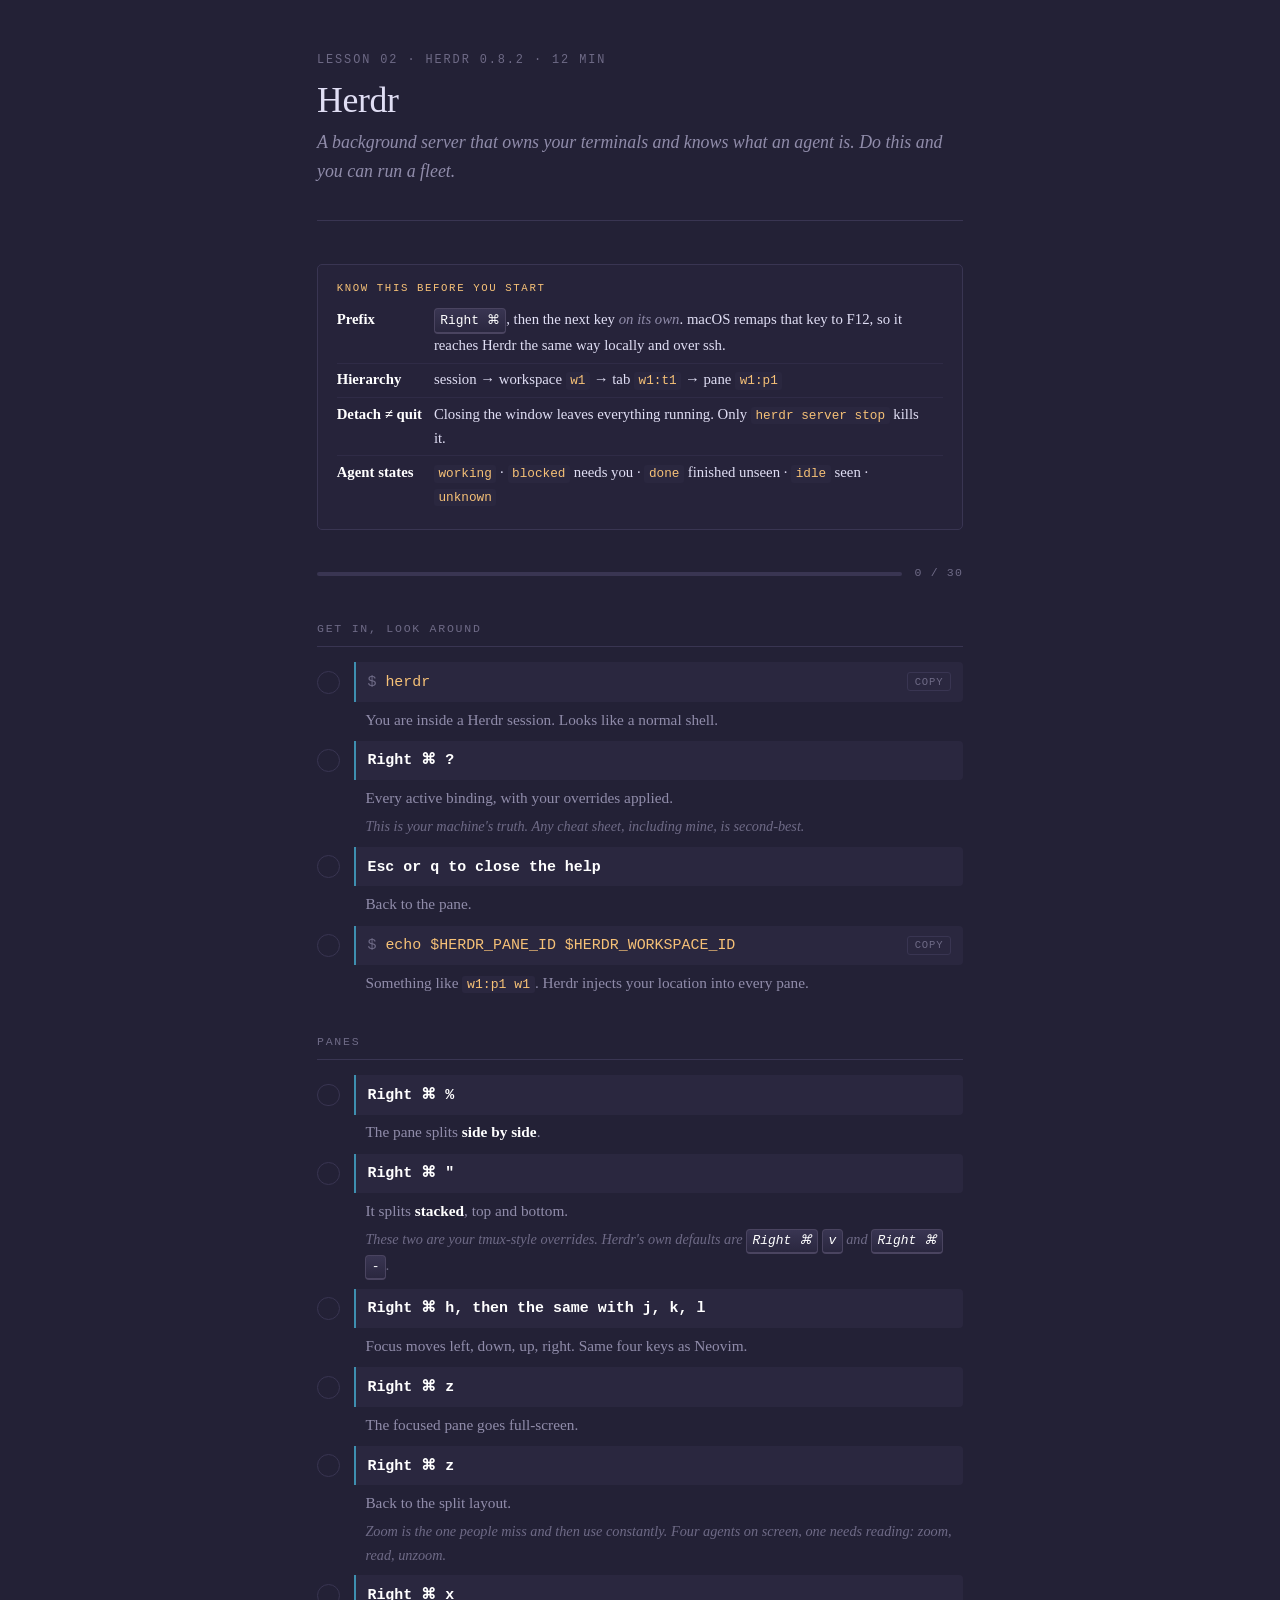
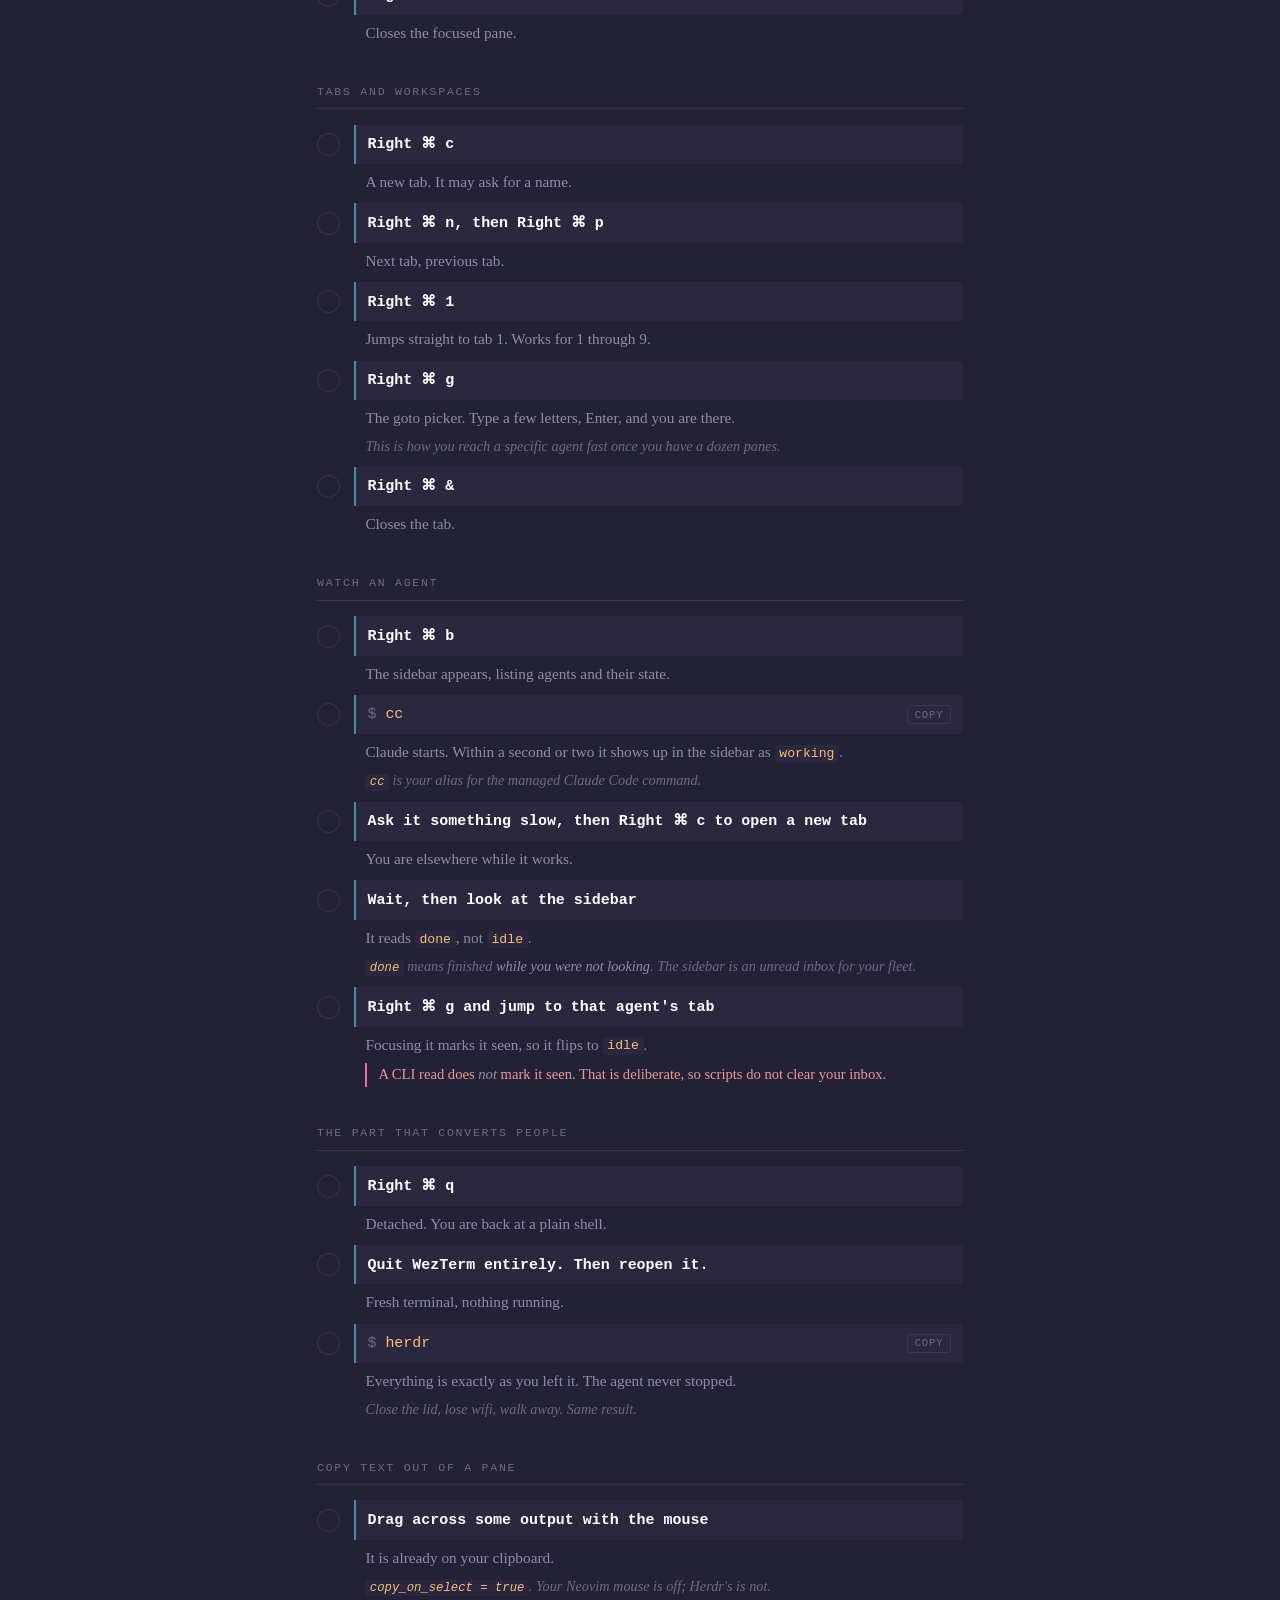
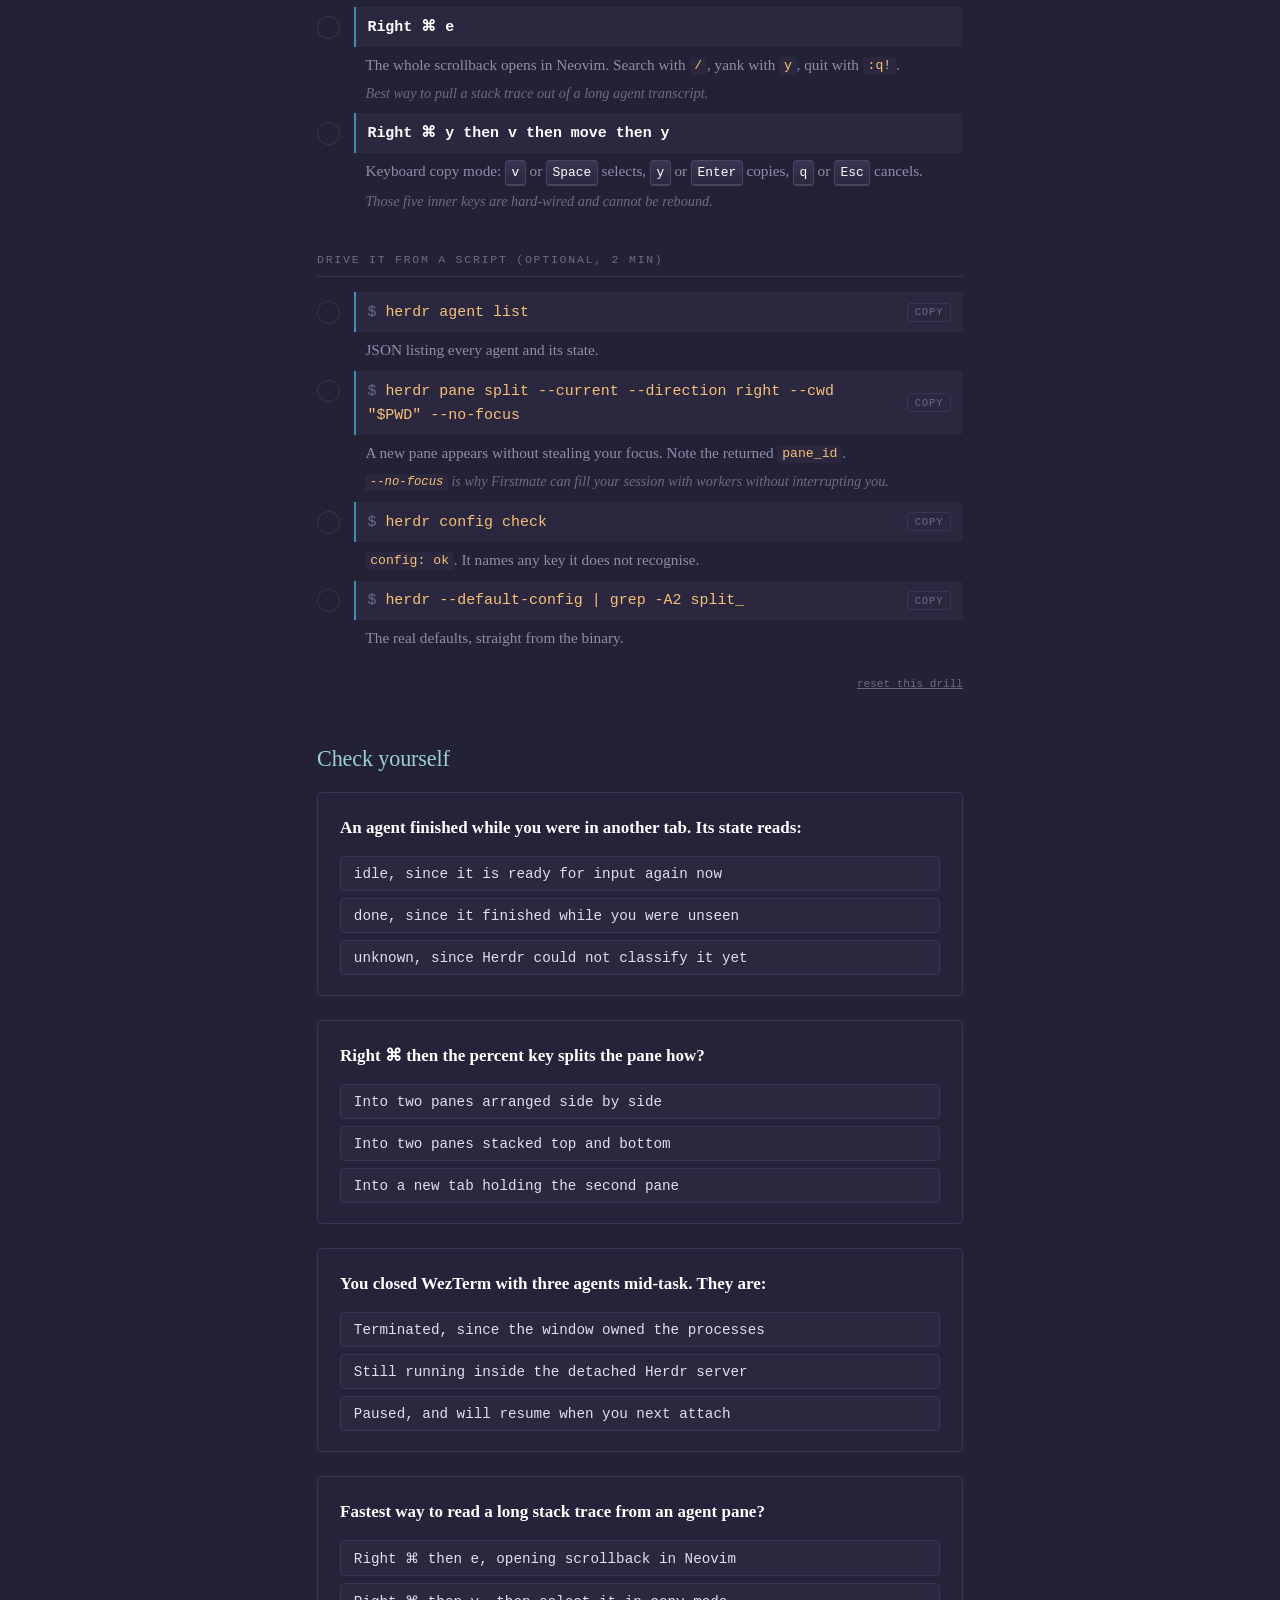
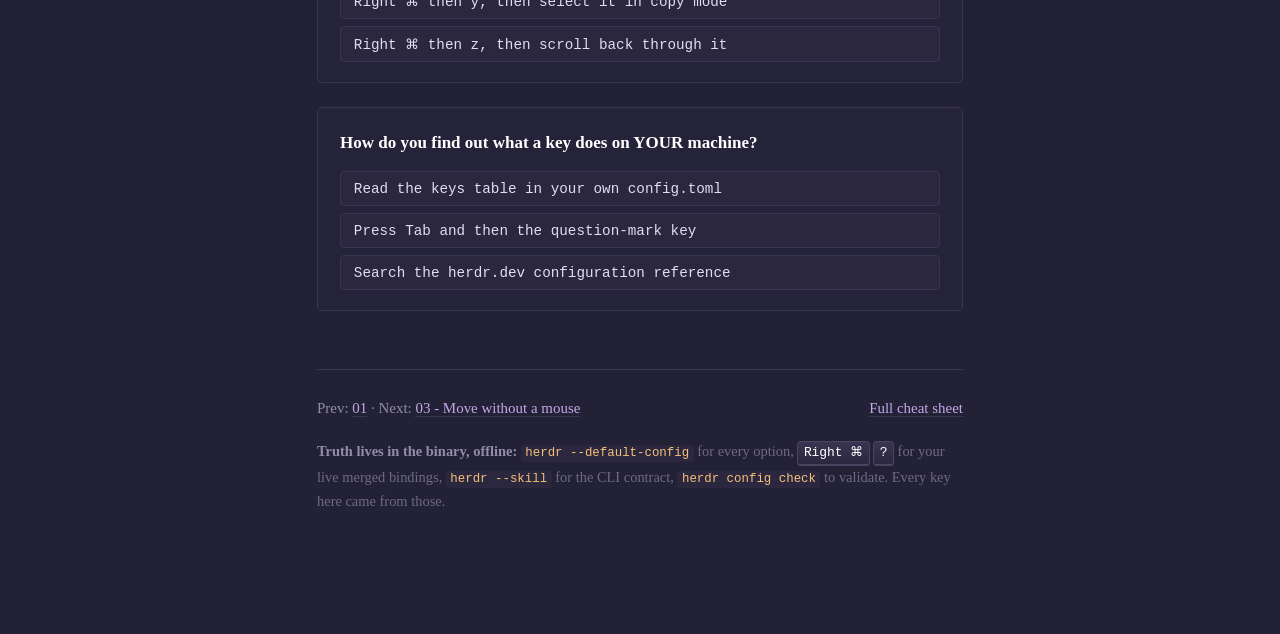
<file: terminal-mastery/lessons/0002-herdr-your-terminal.html>
<!DOCTYPE html>
<html lang="en">
<head>
<meta charset="utf-8">
<meta name="viewport" content="width=device-width, initial-scale=1">
<title>02 - Herdr</title>
<link rel="stylesheet" href="../assets/course.css">
</head>
<body>
<div class="page">

<p class="kicker">Lesson 02 &middot; Herdr 0.8.2 &middot; 12 min</p>
<h1>Herdr</h1>
<p class="standfirst">A background server that owns your terminals and knows what an agent
is. Do this and you can run a fleet.</p>

<div class="tldr">
<span class="label">Know this before you start</span>
<table>
  <tr><td><strong>Prefix</strong></td><td><kbd>Right ⌘</kbd>, then the next key <em>on its own</em>. macOS remaps that key to F12, so it reaches Herdr the same way locally and over ssh.</td></tr>
  <tr><td><strong>Hierarchy</strong></td><td>session &rarr; workspace <code>w1</code> &rarr; tab <code>w1:t1</code> &rarr; pane <code>w1:p1</code></td></tr>
  <tr><td><strong>Detach &ne; quit</strong></td><td>Closing the window leaves everything running. Only <code>herdr server stop</code> kills it.</td></tr>
  <tr><td><strong>Agent states</strong></td><td><code>working</code> &middot; <code>blocked</code> needs you &middot; <code>done</code> finished unseen &middot; <code>idle</code> seen &middot; <code>unknown</code></td></tr>
</table>
</div>

<div id="drill"></div>

<h2>Check yourself</h2>
<div id="quiz"></div>

<div class="footer">
  <div class="nav">
    <span>Prev: <a href="0001-survive-neovim.html">01</a> &middot; Next: <a href="0003-move-without-a-mouse.html">03 - Move without a mouse</a></span>
    <span><a href="../reference/herdr-cheatsheet.html">Full cheat sheet</a></span>
  </div>
  <p class="source"><strong>Truth lives in the binary, offline:</strong>
  <code>herdr --default-config</code> for every option, <kbd>Right ⌘</kbd> <kbd>?</kbd> for your
  live merged bindings, <code>herdr --skill</code> for the CLI contract,
  <code>herdr config check</code> to validate. Every key here came from those.</p>
</div>

</div>
<script src="../assets/questions.js"></script>
<script src="../assets/drill.js"></script>
<script src="../assets/quiz.js"></script>
<script>
renderDrill('drill', [
  { section: 'Get in, look around' },
  { do: 'herdr', cmd: true, see: 'You are inside a Herdr session. Looks like a normal shell.' },
  { do: 'Right ⌘ ?', see: 'Every active binding, with your overrides applied.',
    note: 'This is your machine\'s truth. Any cheat sheet, including mine, is second-best.' },
  { do: 'Esc or q to close the help', see: 'Back to the pane.' },
  { do: 'echo $HERDR_PANE_ID $HERDR_WORKSPACE_ID', cmd: true,
    see: 'Something like <code>w1:p1 w1</code>. Herdr injects your location into every pane.' },

  { section: 'Panes' },
  { do: 'Right ⌘ %', see: 'The pane splits <strong>side by side</strong>.' },
  { do: 'Right ⌘ "', see: 'It splits <strong>stacked</strong>, top and bottom.',
    note: 'These two are your tmux-style overrides. Herdr\'s own defaults are <kbd>Right ⌘</kbd> <kbd>v</kbd> and <kbd>Right ⌘</kbd> <kbd>-</kbd>.' },
  { do: 'Right ⌘ h, then the same with j, k, l', see: 'Focus moves left, down, up, right. Same four keys as Neovim.' },
  { do: 'Right ⌘ z', see: 'The focused pane goes full-screen.' },
  { do: 'Right ⌘ z', see: 'Back to the split layout.',
    note: 'Zoom is the one people miss and then use constantly. Four agents on screen, one needs reading: zoom, read, unzoom.' },
  { do: 'Right ⌘ x', see: 'Closes the focused pane.' },

  { section: 'Tabs and workspaces' },
  { do: 'Right ⌘ c', see: 'A new tab. It may ask for a name.' },
  { do: 'Right ⌘ n, then Right ⌘ p', see: 'Next tab, previous tab.' },
  { do: 'Right ⌘ 1', see: 'Jumps straight to tab 1. Works for 1 through 9.' },
  { do: 'Right ⌘ g', see: 'The goto picker. Type a few letters, Enter, and you are there.',
    note: 'This is how you reach a specific agent fast once you have a dozen panes.' },
  { do: 'Right ⌘ &', see: 'Closes the tab.' },

  { section: 'Watch an agent' },
  { do: 'Right ⌘ b', see: 'The sidebar appears, listing agents and their state.' },
  { do: 'cc', cmd: true,
    see: 'Claude starts. Within a second or two it shows up in the sidebar as <code>working</code>.',
    note: '<code>cc</code> is your alias for the managed Claude Code command.' },
  { do: 'Ask it something slow, then Right ⌘ c to open a new tab', see: 'You are elsewhere while it works.' },
  { do: 'Wait, then look at the sidebar', see: 'It reads <code>done</code>, not <code>idle</code>.',
    note: '<code>done</code> means finished <em>while you were not looking</em>. The sidebar is an unread inbox for your fleet.' },
  { do: 'Right ⌘ g and jump to that agent\'s tab', see: 'Focusing it marks it seen, so it flips to <code>idle</code>.',
    warn: 'A CLI read does <em>not</em> mark it seen. That is deliberate, so scripts do not clear your inbox.' },

  { section: 'The part that converts people' },
  { do: 'Right ⌘ q', see: 'Detached. You are back at a plain shell.' },
  { do: 'Quit WezTerm entirely. Then reopen it.', see: 'Fresh terminal, nothing running.' },
  { do: 'herdr', cmd: true, see: 'Everything is exactly as you left it. The agent never stopped.',
    note: 'Close the lid, lose wifi, walk away. Same result.' },

  { section: 'Copy text out of a pane' },
  { do: 'Drag across some output with the mouse', see: 'It is already on your clipboard.',
    note: '<code>copy_on_select = true</code>. Your Neovim mouse is off; Herdr\'s is not.' },
  { do: 'Right ⌘ e', see: 'The whole scrollback opens in Neovim. Search with <code>/</code>, yank with <code>y</code>, quit with <code>:q!</code>.',
    note: 'Best way to pull a stack trace out of a long agent transcript.' },
  { do: 'Right ⌘ y then v then move then y', see: 'Keyboard copy mode: <kbd>v</kbd> or <kbd>Space</kbd> selects, <kbd>y</kbd> or <kbd>Enter</kbd> copies, <kbd>q</kbd> or <kbd>Esc</kbd> cancels.',
    note: 'Those five inner keys are hard-wired and cannot be rebound.' },

  { section: 'Drive it from a script (optional, 2 min)' },
  { do: 'herdr agent list', cmd: true, see: 'JSON listing every agent and its state.' },
  { do: 'herdr pane split --current --direction right --cwd "$PWD" --no-focus', cmd: true,
    see: 'A new pane appears without stealing your focus. Note the returned <code>pane_id</code>.',
    note: '<code>--no-focus</code> is why Firstmate can fill your session with workers without interrupting you.' },
  { do: 'herdr config check', cmd: true, see: '<code>config: ok</code>. It names any key it does not recognise.' },
  { do: 'herdr --default-config | grep -A2 split_', cmd: true, see: 'The real defaults, straight from the binary.' }
]);

renderQuiz('quiz', QBANK.l2);
</script>
</body>
</html>
</file>
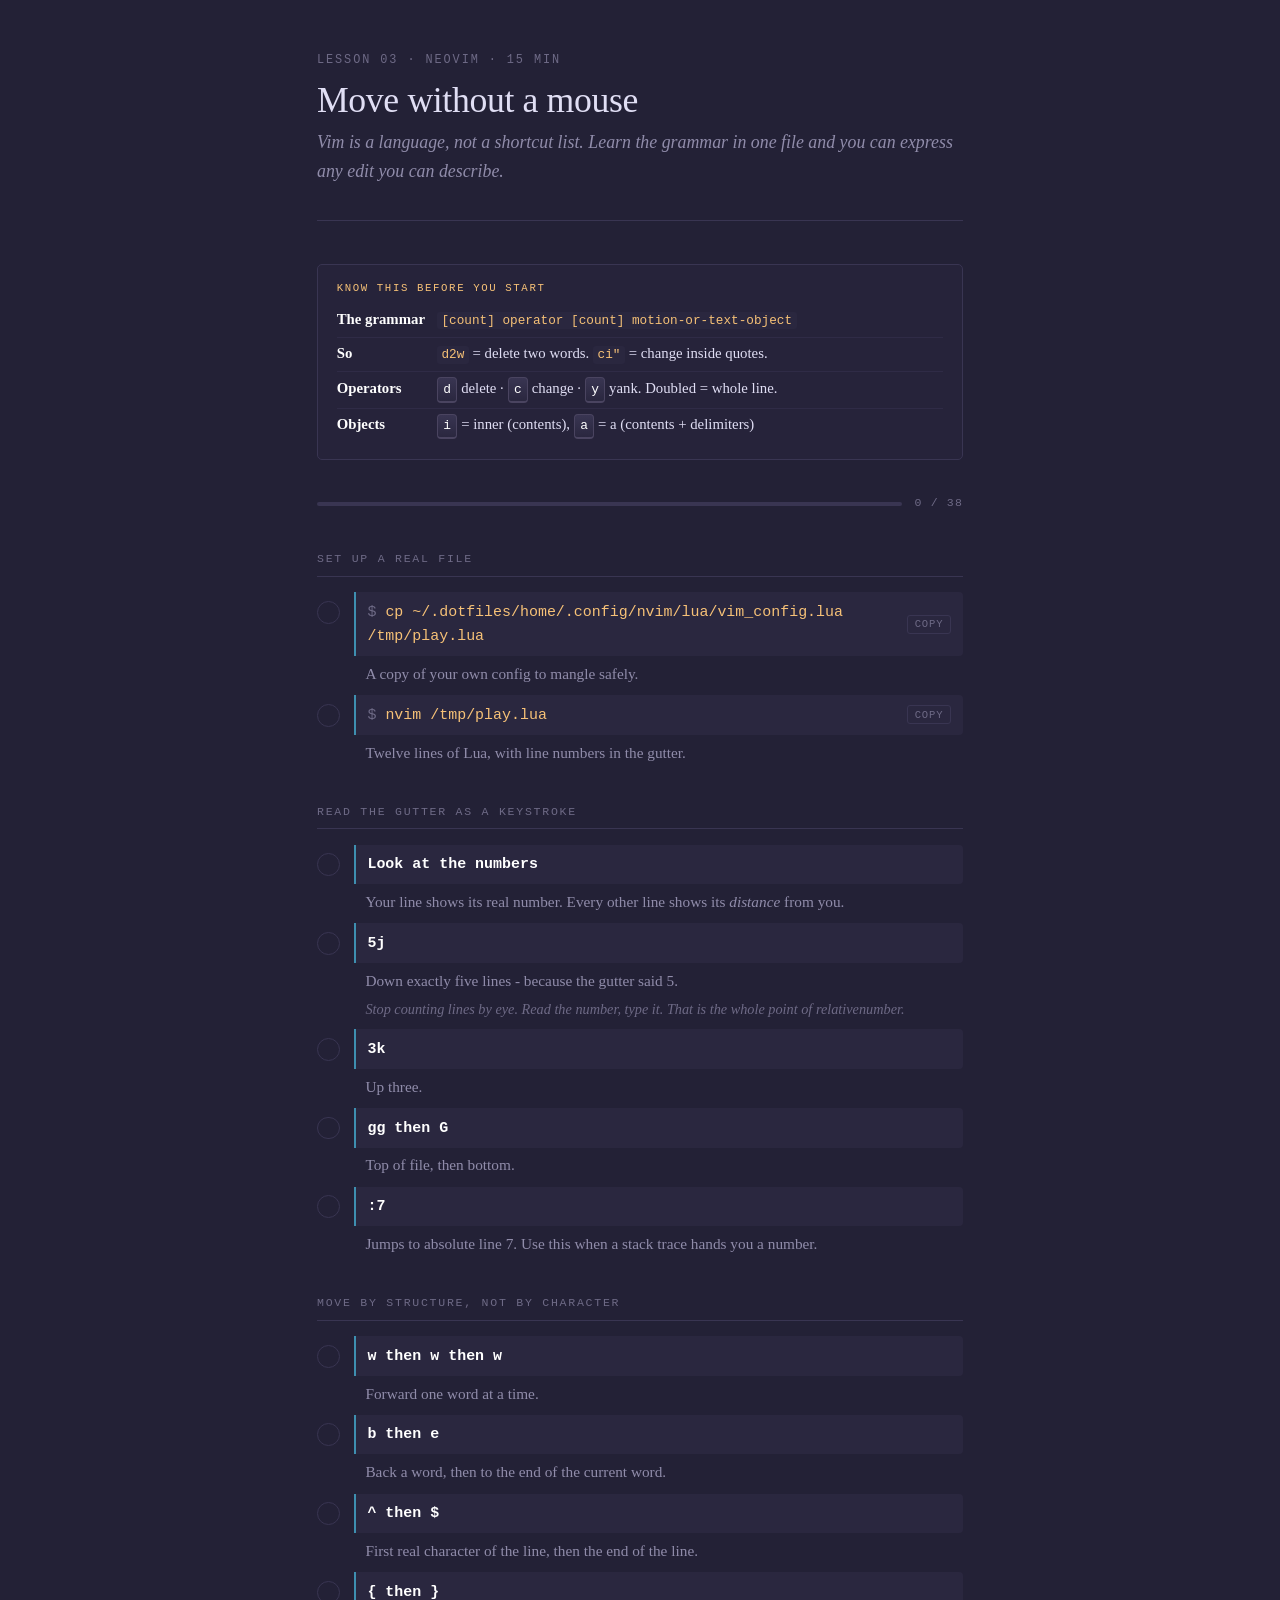
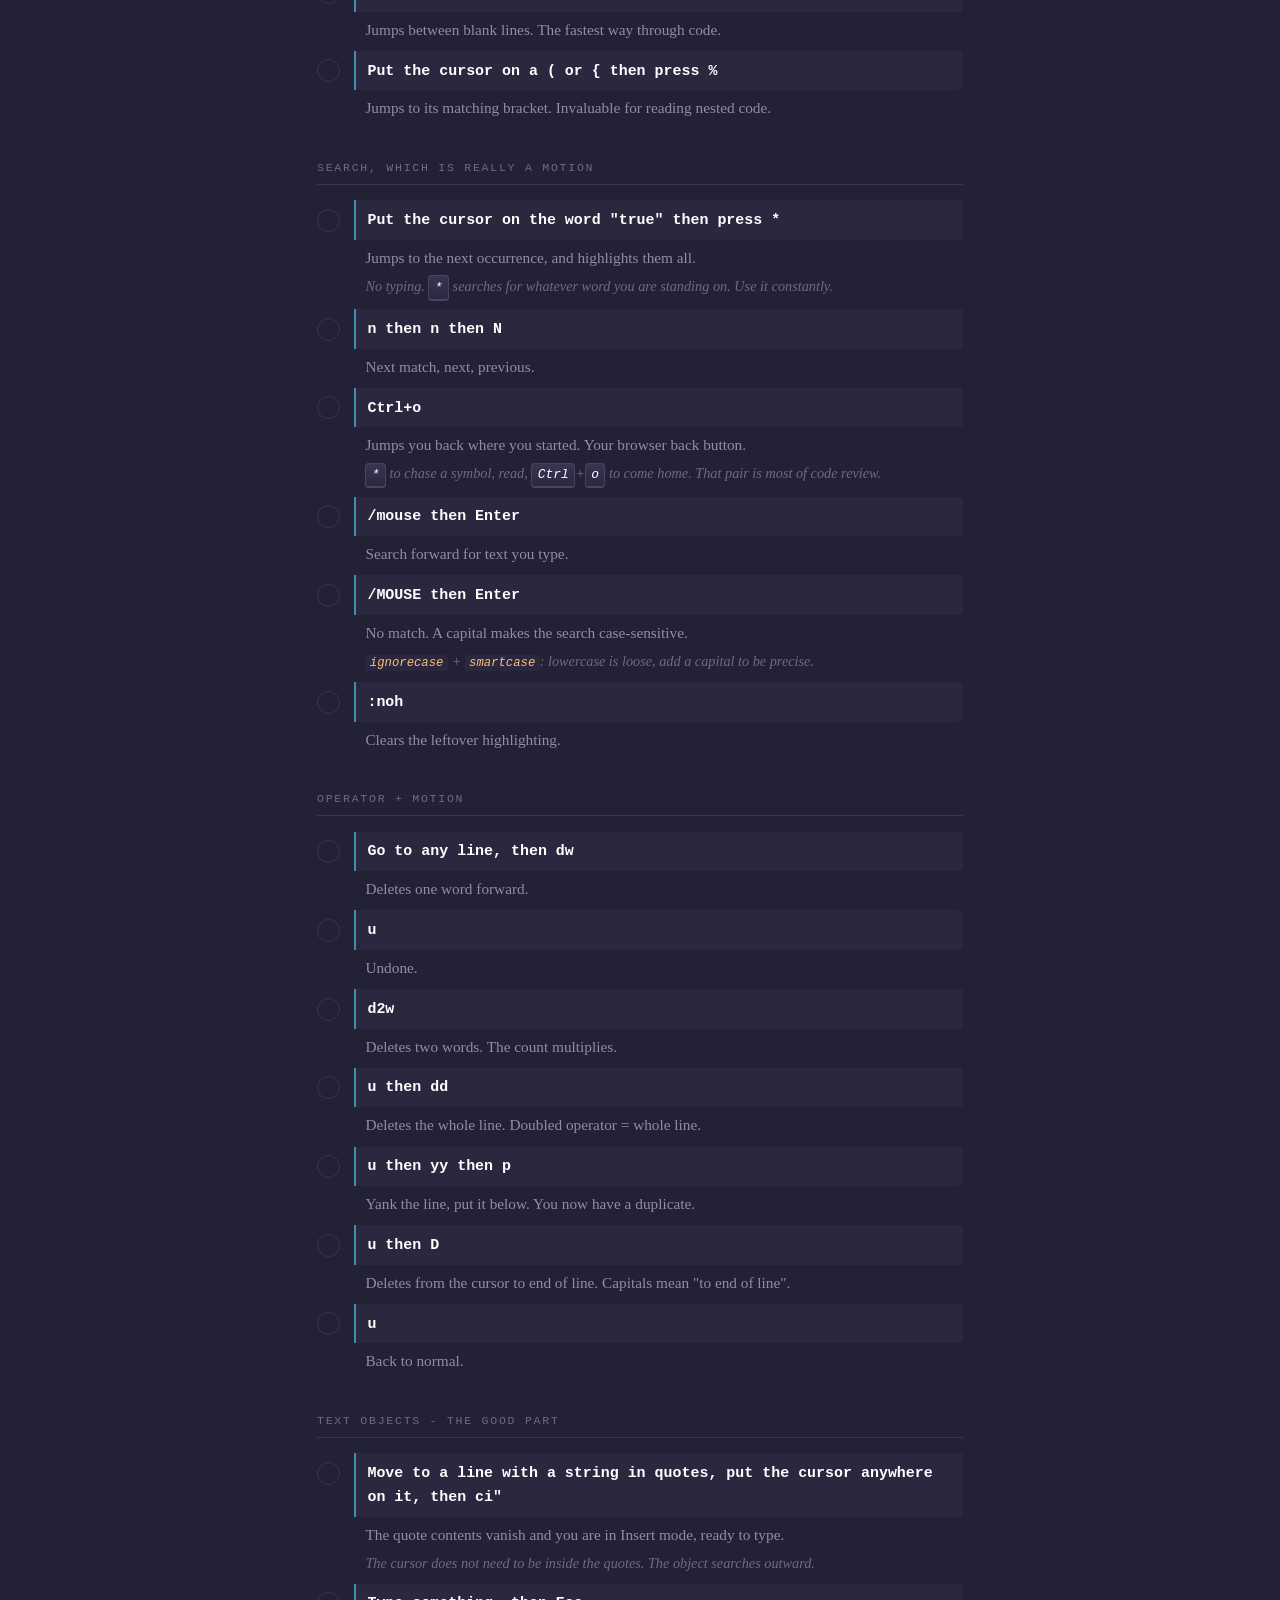
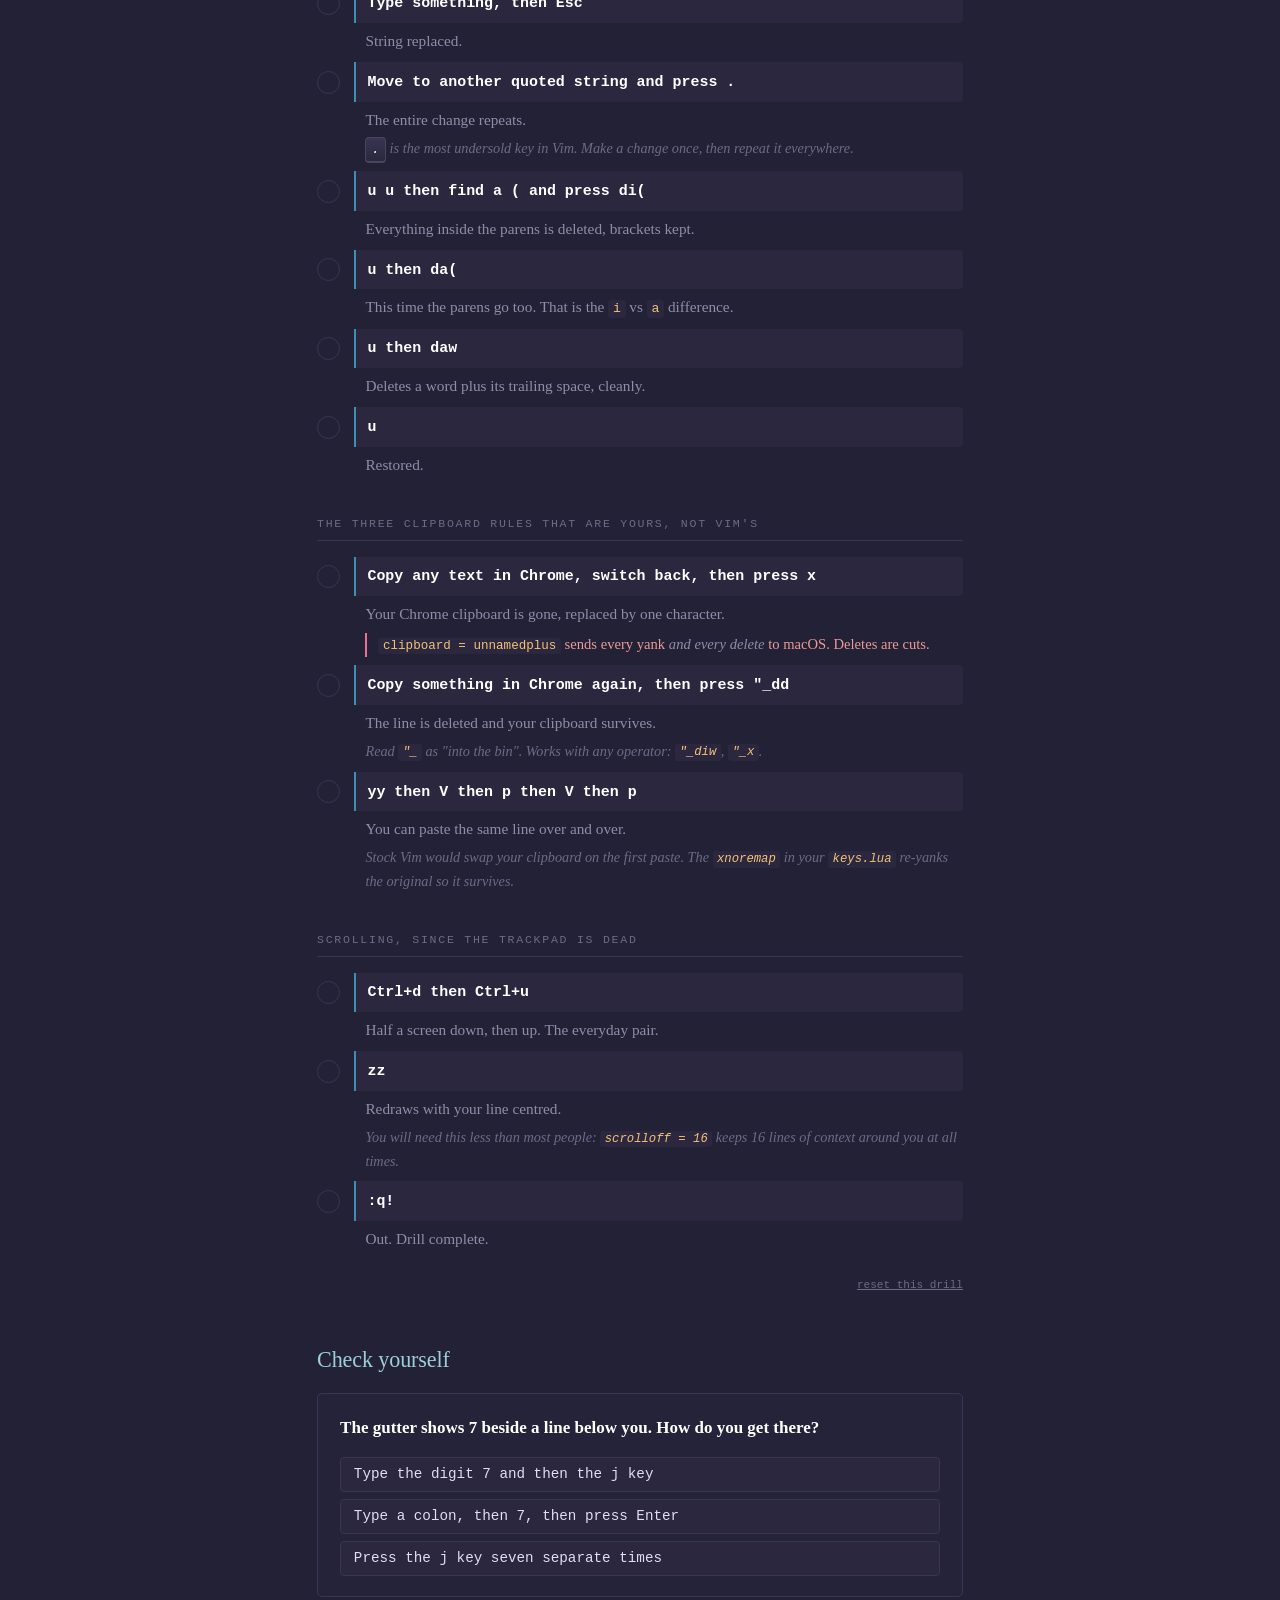
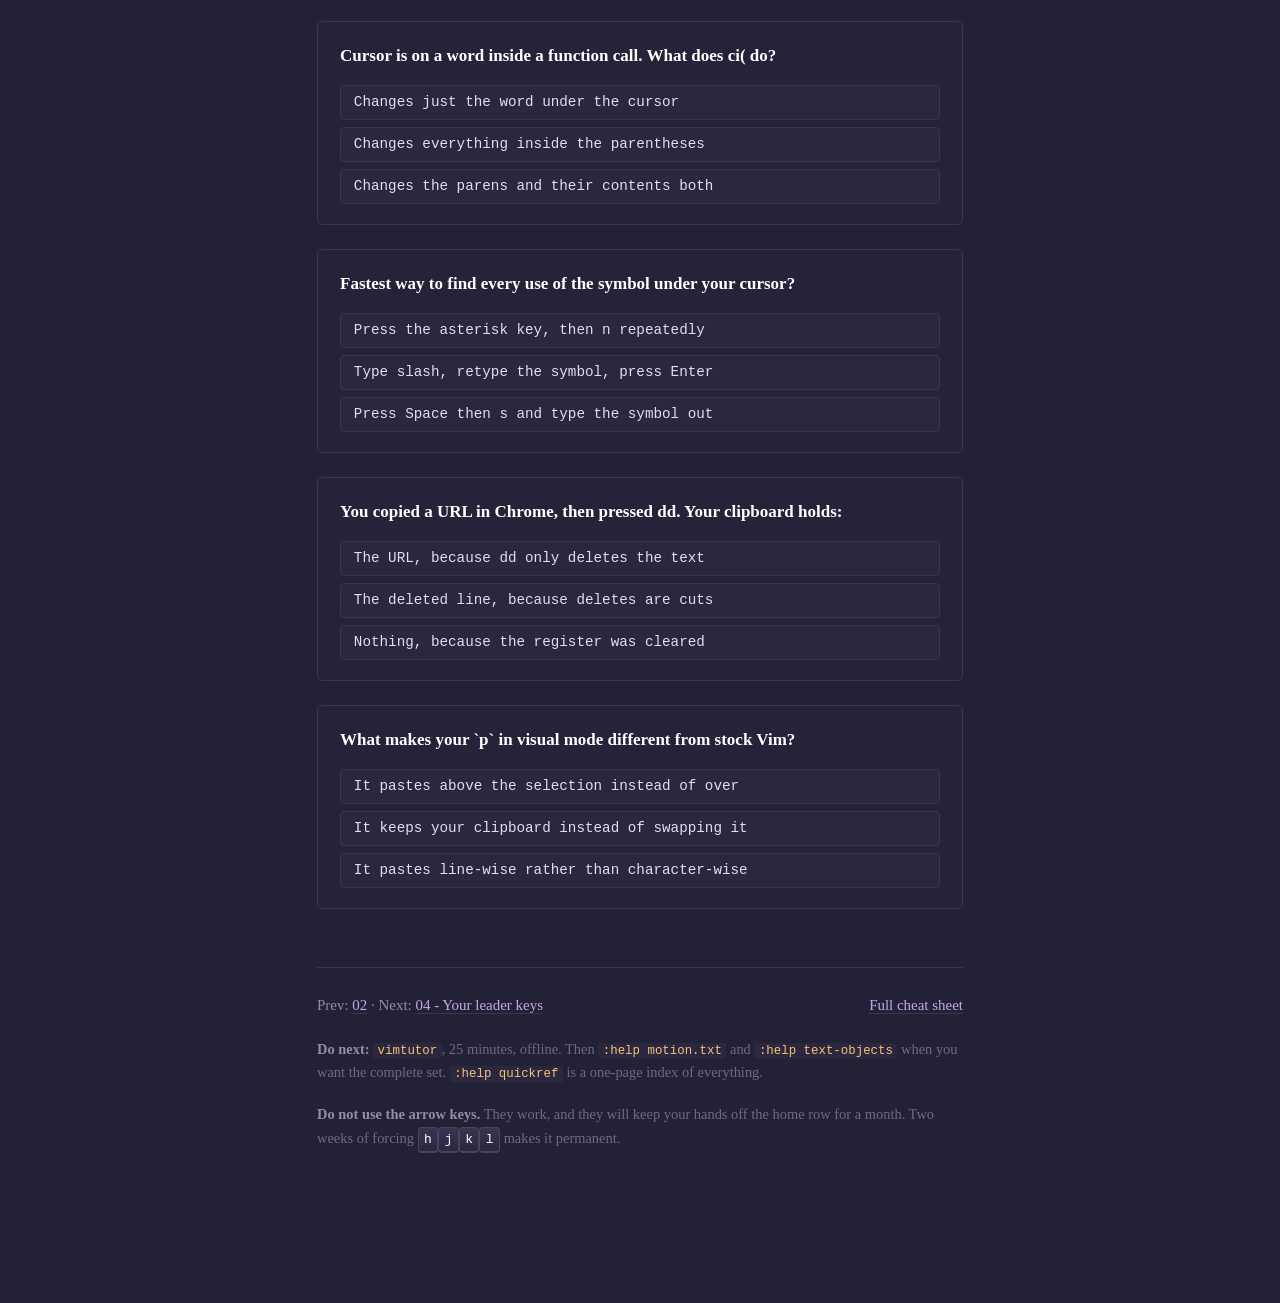
<file: terminal-mastery/lessons/0003-move-without-a-mouse.html>
<!DOCTYPE html>
<html lang="en">
<head>
<meta charset="utf-8">
<meta name="viewport" content="width=device-width, initial-scale=1">
<title>03 - Move without a mouse</title>
<link rel="stylesheet" href="../assets/course.css">
</head>
<body>
<div class="page">

<p class="kicker">Lesson 03 &middot; Neovim &middot; 15 min</p>
<h1>Move without a mouse</h1>
<p class="standfirst">Vim is a language, not a shortcut list. Learn the grammar in one
file and you can express any edit you can describe.</p>

<div class="tldr">
<span class="label">Know this before you start</span>
<table>
  <tr><td><strong>The grammar</strong></td><td><code>[count] operator [count] motion-or-text-object</code></td></tr>
  <tr><td><strong>So</strong></td><td><code>d2w</code> = delete two words. <code>ci"</code> = change inside quotes.</td></tr>
  <tr><td><strong>Operators</strong></td><td><kbd>d</kbd> delete &middot; <kbd>c</kbd> change &middot; <kbd>y</kbd> yank. Doubled = whole line.</td></tr>
  <tr><td><strong>Objects</strong></td><td><kbd>i</kbd> = inner (contents), <kbd>a</kbd> = a (contents + delimiters)</td></tr>
</table>
</div>

<div id="drill"></div>

<h2>Check yourself</h2>
<div id="quiz"></div>

<div class="footer">
  <div class="nav">
    <span>Prev: <a href="0002-herdr-your-terminal.html">02</a> &middot; Next: <a href="0004-your-leader-keys.html">04 - Your leader keys</a></span>
    <span><a href="../reference/nvim-cheatsheet.html">Full cheat sheet</a></span>
  </div>
  <p class="source"><strong>Do next:</strong> <code>vimtutor</code>, 25 minutes, offline.
  Then <code>:help motion.txt</code> and <code>:help text-objects</code> when you want the
  complete set. <code>:help quickref</code> is a one-page index of everything.</p>
  <p class="source"><strong>Do not use the arrow keys.</strong> They work, and they will
  keep your hands off the home row for a month. Two weeks of forcing
  <kbd>h</kbd><kbd>j</kbd><kbd>k</kbd><kbd>l</kbd> makes it permanent.</p>
</div>

</div>
<script src="../assets/questions.js"></script>
<script src="../assets/drill.js"></script>
<script src="../assets/quiz.js"></script>
<script>
renderDrill('drill', [
  { section: 'Set up a real file' },
  { do: 'cp ~/.dotfiles/home/.config/nvim/lua/vim_config.lua /tmp/play.lua', cmd: true,
    see: 'A copy of your own config to mangle safely.' },
  { do: 'nvim /tmp/play.lua', cmd: true, see: 'Twelve lines of Lua, with line numbers in the gutter.' },

  { section: 'Read the gutter as a keystroke' },
  { do: 'Look at the numbers', see: 'Your line shows its real number. Every other line shows its <em>distance</em> from you.' },
  { do: '5j', see: 'Down exactly five lines - because the gutter said 5.',
    note: 'Stop counting lines by eye. Read the number, type it. That is the whole point of relativenumber.' },
  { do: '3k', see: 'Up three.' },
  { do: 'gg then G', see: 'Top of file, then bottom.' },
  { do: ':7', see: 'Jumps to absolute line 7. Use this when a stack trace hands you a number.' },

  { section: 'Move by structure, not by character' },
  { do: 'w then w then w', see: 'Forward one word at a time.' },
  { do: 'b then e', see: 'Back a word, then to the end of the current word.' },
  { do: '^ then $', see: 'First real character of the line, then the end of the line.' },
  { do: '{ then }', see: 'Jumps between blank lines. The fastest way through code.' },
  { do: 'Put the cursor on a ( or { then press %', see: 'Jumps to its matching bracket. Invaluable for reading nested code.' },

  { section: 'Search, which is really a motion' },
  { do: 'Put the cursor on the word "true" then press *', see: 'Jumps to the next occurrence, and highlights them all.',
    note: 'No typing. <kbd>*</kbd> searches for whatever word you are standing on. Use it constantly.' },
  { do: 'n then n then N', see: 'Next match, next, previous.' },
  { do: 'Ctrl+o', see: 'Jumps you back where you started. Your browser back button.',
    note: '<kbd>*</kbd> to chase a symbol, read, <kbd>Ctrl</kbd>+<kbd>o</kbd> to come home. That pair is most of code review.' },
  { do: '/mouse then Enter', see: 'Search forward for text you type.' },
  { do: '/MOUSE then Enter', see: 'No match. A capital makes the search case-sensitive.',
    note: '<code>ignorecase</code> + <code>smartcase</code>: lowercase is loose, add a capital to be precise.' },
  { do: ':noh', see: 'Clears the leftover highlighting.' },

  { section: 'Operator + motion' },
  { do: 'Go to any line, then dw', see: 'Deletes one word forward.' },
  { do: 'u', see: 'Undone.' },
  { do: 'd2w', see: 'Deletes two words. The count multiplies.' },
  { do: 'u then dd', see: 'Deletes the whole line. Doubled operator = whole line.' },
  { do: 'u then yy then p', see: 'Yank the line, put it below. You now have a duplicate.' },
  { do: 'u then D', see: 'Deletes from the cursor to end of line. Capitals mean "to end of line".' },
  { do: 'u', see: 'Back to normal.' },

  { section: 'Text objects - the good part' },
  { do: 'Move to a line with a string in quotes, put the cursor anywhere on it, then ci"', see: 'The quote contents vanish and you are in Insert mode, ready to type.',
    note: 'The cursor does not need to be inside the quotes. The object searches outward.' },
  { do: 'Type something, then Esc', see: 'String replaced.' },
  { do: 'Move to another quoted string and press .', see: 'The entire change repeats.',
    note: '<kbd>.</kbd> is the most undersold key in Vim. Make a change once, then repeat it everywhere.' },
  { do: 'u u then find a ( and press di(', see: 'Everything inside the parens is deleted, brackets kept.' },
  { do: 'u then da(', see: 'This time the parens go too. That is the <code>i</code> vs <code>a</code> difference.' },
  { do: 'u then daw', see: 'Deletes a word plus its trailing space, cleanly.' },
  { do: 'u', see: 'Restored.' },

  { section: 'The three clipboard rules that are yours, not Vim\'s' },
  { do: 'Copy any text in Chrome, switch back, then press x', see: 'Your Chrome clipboard is gone, replaced by one character.',
    warn: '<code>clipboard = unnamedplus</code> sends every yank <em>and every delete</em> to macOS. Deletes are cuts.' },
  { do: 'Copy something in Chrome again, then press "_dd', see: 'The line is deleted and your clipboard survives.',
    note: 'Read <code>"_</code> as "into the bin". Works with any operator: <code>"_diw</code>, <code>"_x</code>.' },
  { do: 'yy then V then p then V then p', see: 'You can paste the same line over and over.',
    note: 'Stock Vim would swap your clipboard on the first paste. The <code>xnoremap</code> in your <code>keys.lua</code> re-yanks the original so it survives.' },

  { section: 'Scrolling, since the trackpad is dead' },
  { do: 'Ctrl+d then Ctrl+u', see: 'Half a screen down, then up. The everyday pair.' },
  { do: 'zz', see: 'Redraws with your line centred.',
    note: 'You will need this less than most people: <code>scrolloff = 16</code> keeps 16 lines of context around you at all times.' },
  { do: ':q!', see: 'Out. Drill complete.' }
]);

renderQuiz('quiz', QBANK.l3);
</script>
</body>
</html>
</file>
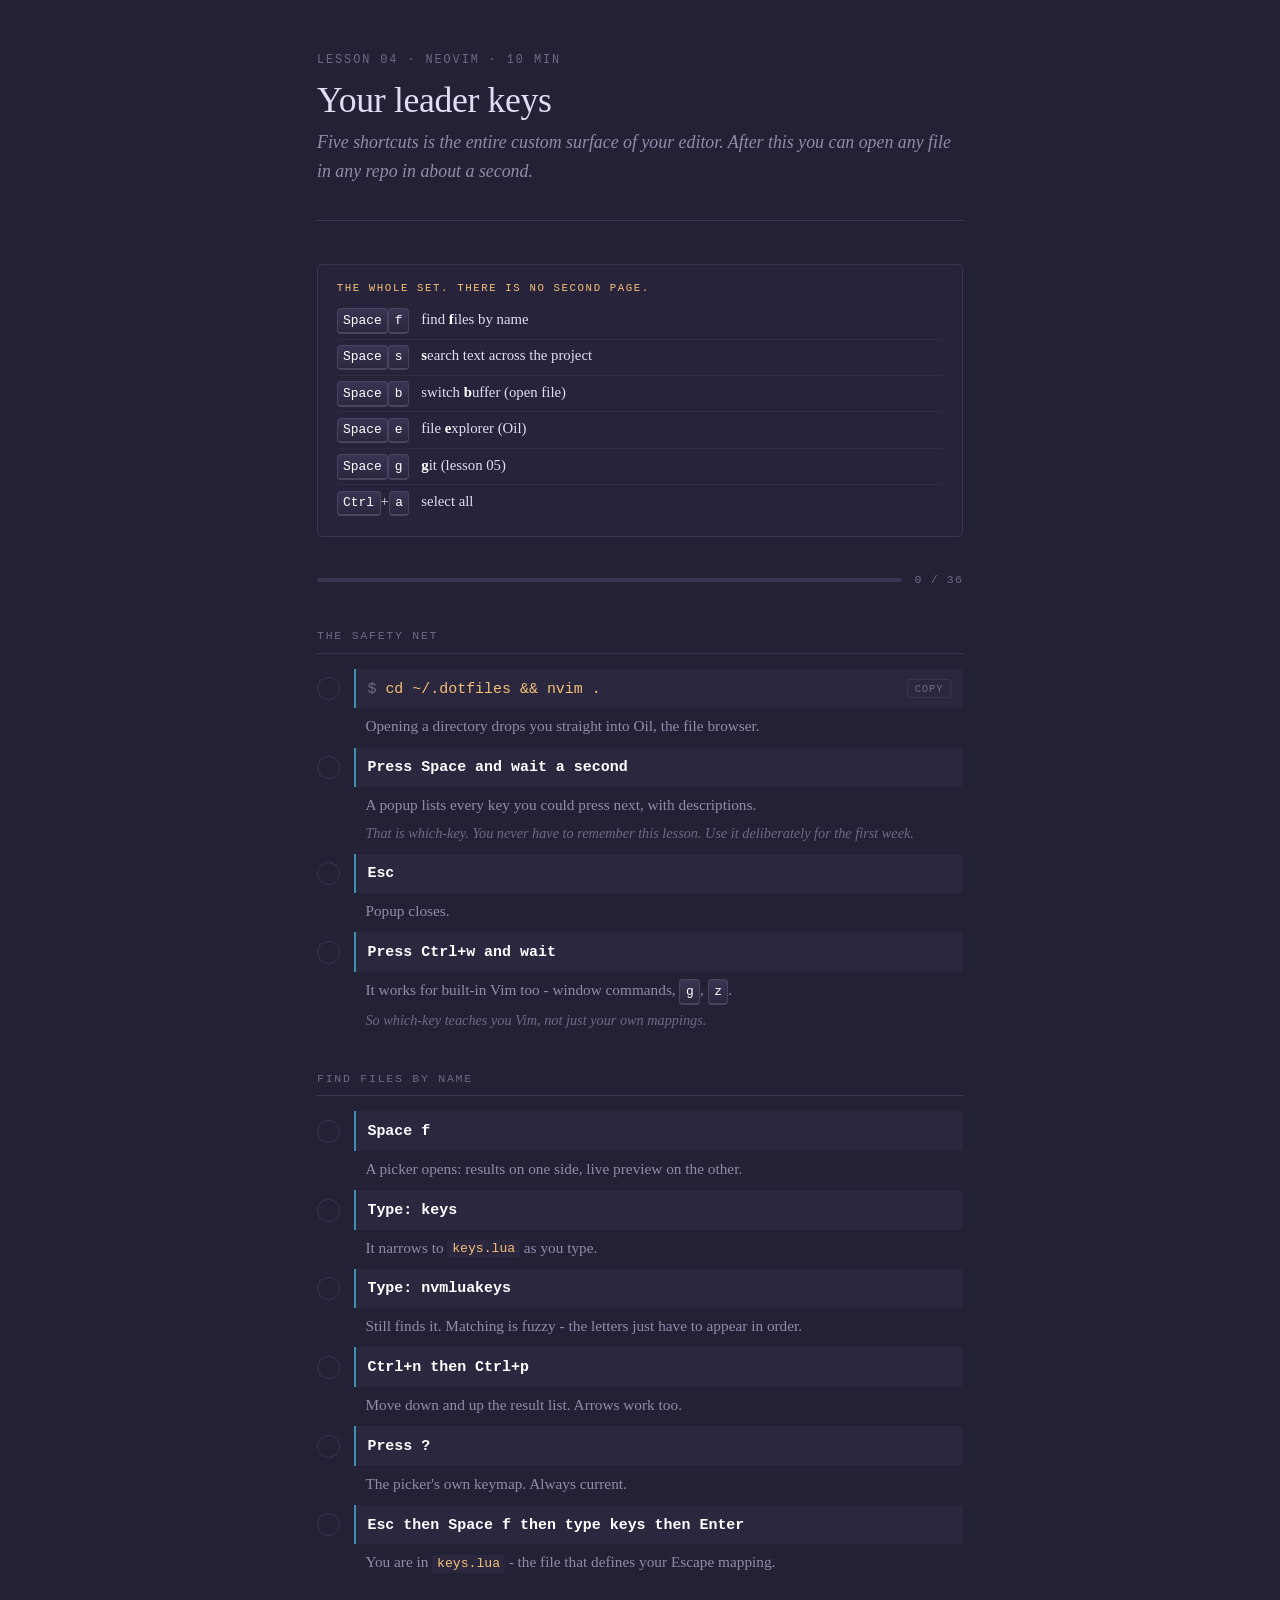
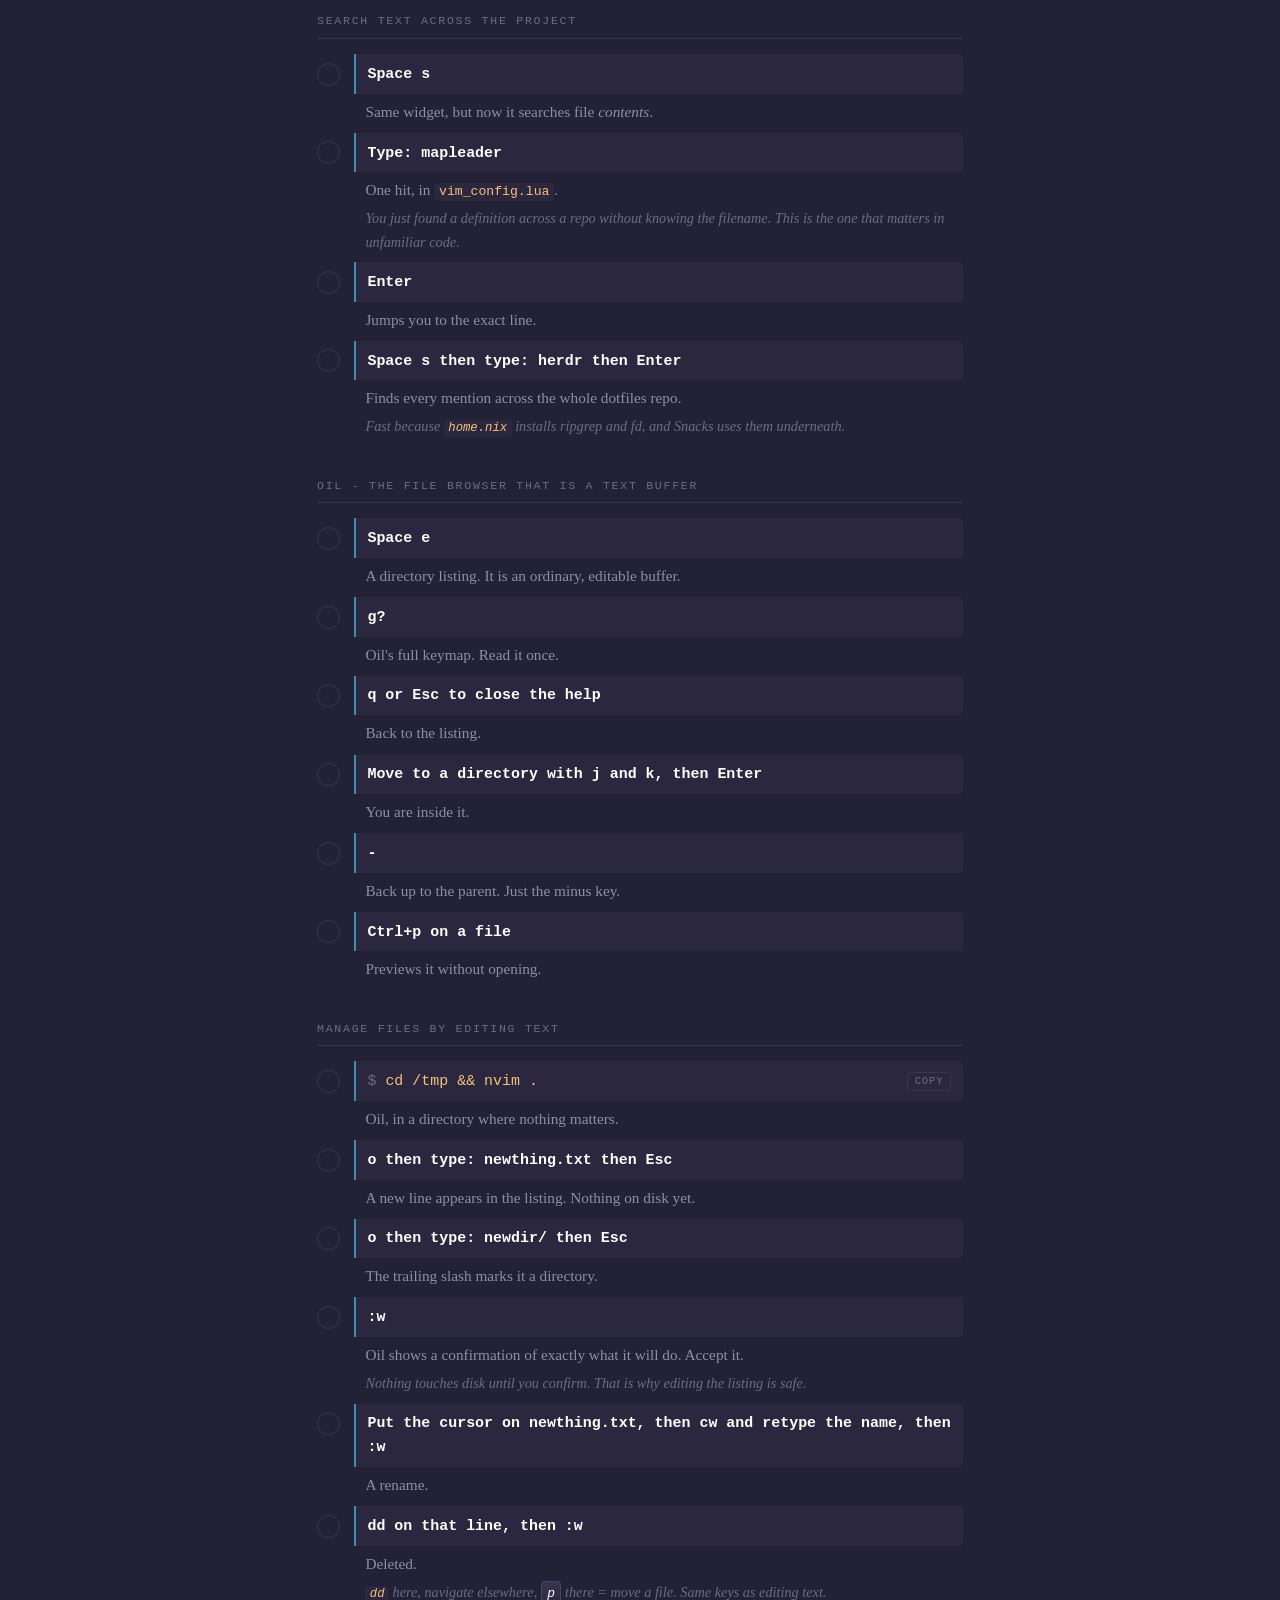
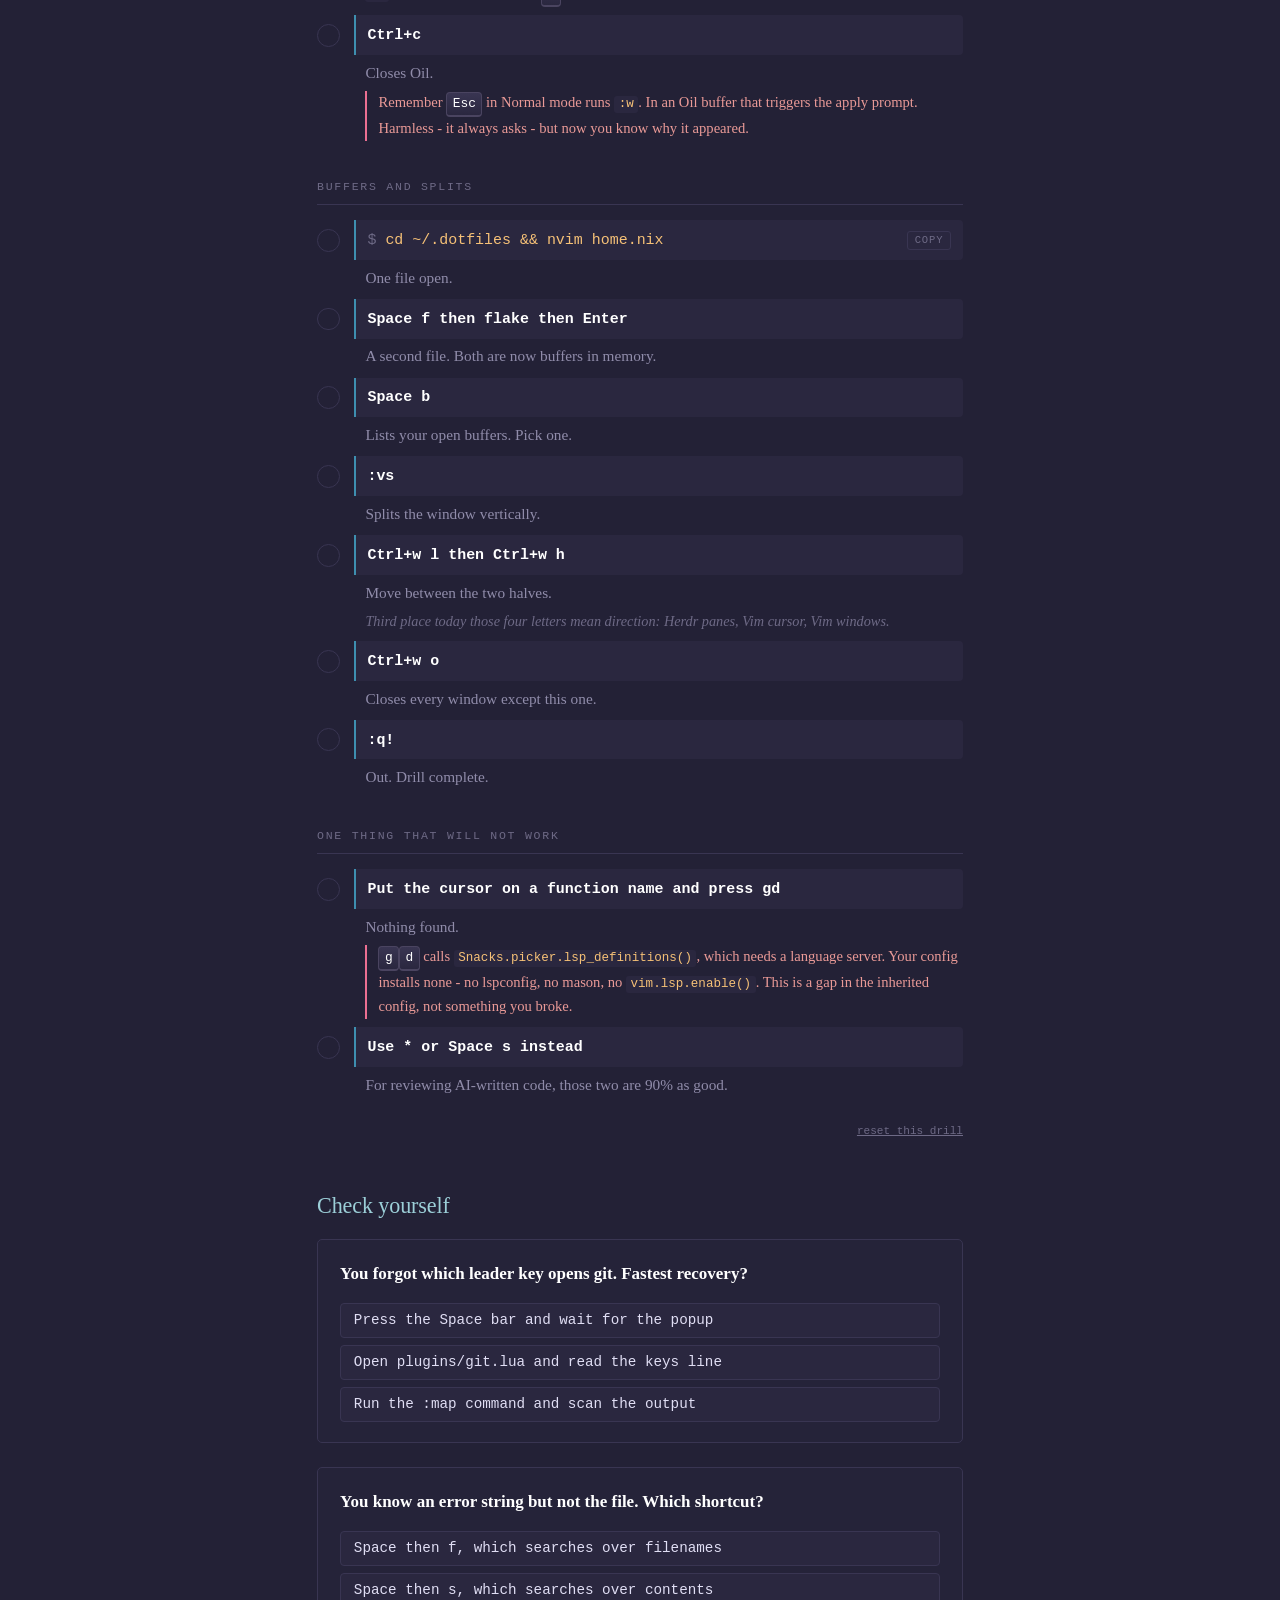
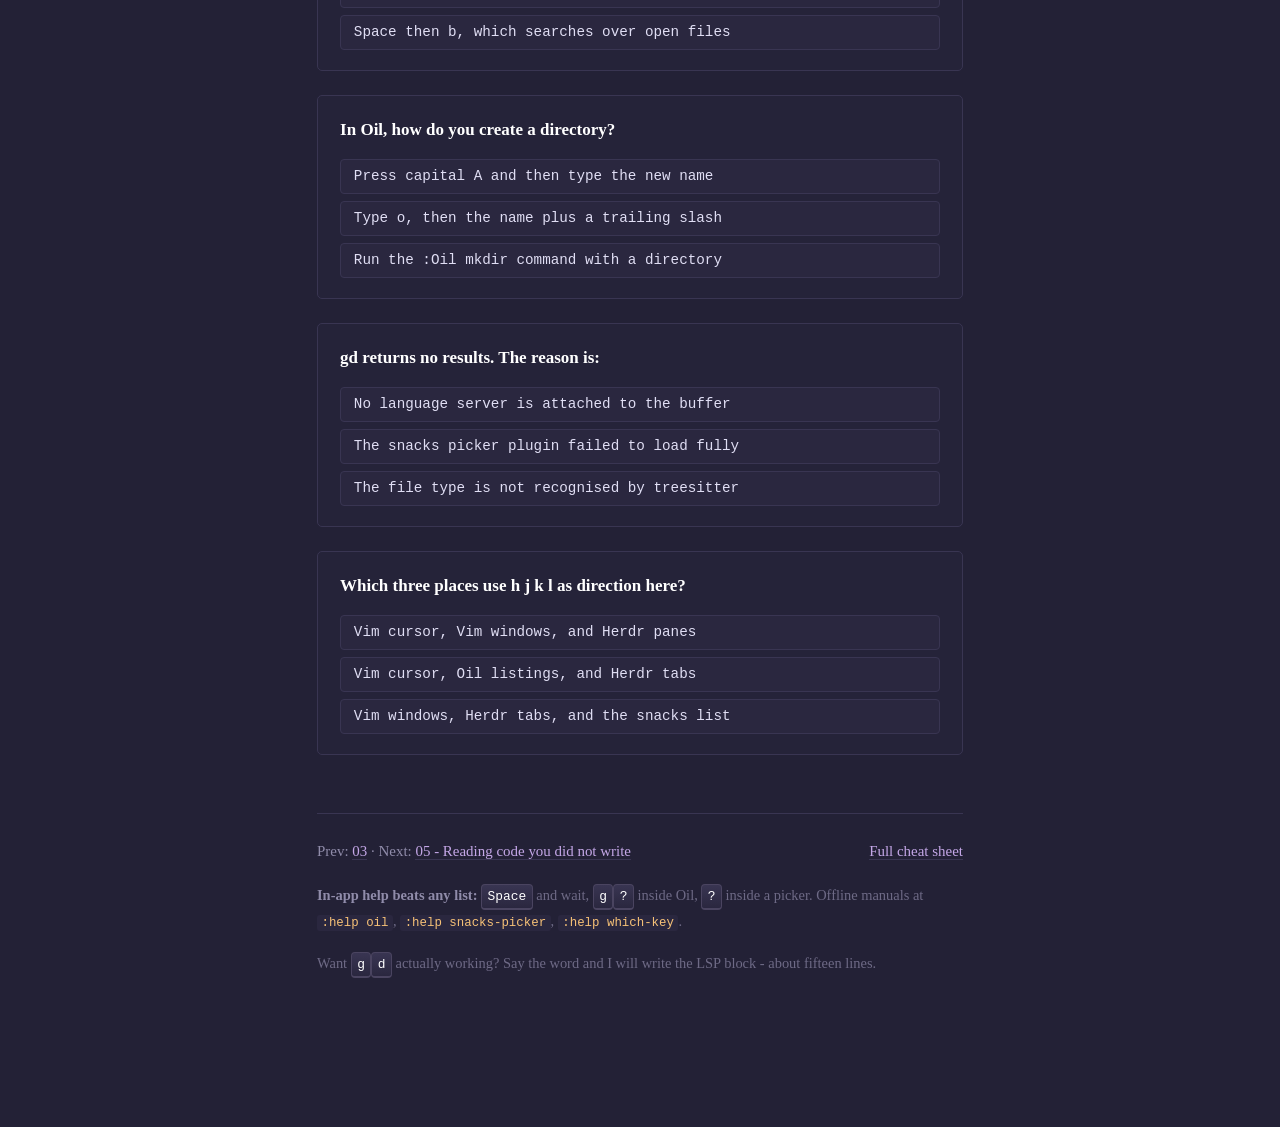
<file: terminal-mastery/lessons/0004-your-leader-keys.html>
<!DOCTYPE html>
<html lang="en">
<head>
<meta charset="utf-8">
<meta name="viewport" content="width=device-width, initial-scale=1">
<title>04 - Your leader keys</title>
<link rel="stylesheet" href="../assets/course.css">
</head>
<body>
<div class="page">

<p class="kicker">Lesson 04 &middot; Neovim &middot; 10 min</p>
<h1>Your leader keys</h1>
<p class="standfirst">Five shortcuts is the entire custom surface of your editor. After
this you can open any file in any repo in about a second.</p>

<div class="tldr">
<span class="label">The whole set. There is no second page.</span>
<table>
  <tr><td><kbd>Space</kbd><kbd>f</kbd></td><td>find <strong>f</strong>iles by name</td></tr>
  <tr><td><kbd>Space</kbd><kbd>s</kbd></td><td><strong>s</strong>earch text across the project</td></tr>
  <tr><td><kbd>Space</kbd><kbd>b</kbd></td><td>switch <strong>b</strong>uffer (open file)</td></tr>
  <tr><td><kbd>Space</kbd><kbd>e</kbd></td><td>file <strong>e</strong>xplorer (Oil)</td></tr>
  <tr><td><kbd>Space</kbd><kbd>g</kbd></td><td><strong>g</strong>it (lesson 05)</td></tr>
  <tr><td><kbd>Ctrl</kbd>+<kbd>a</kbd></td><td>select all</td></tr>
</table>
</div>

<div id="drill"></div>

<h2>Check yourself</h2>
<div id="quiz"></div>

<div class="footer">
  <div class="nav">
    <span>Prev: <a href="0003-move-without-a-mouse.html">03</a> &middot; Next: <a href="0005-reading-ai-code.html">05 - Reading code you did not write</a></span>
    <span><a href="../reference/nvim-cheatsheet.html">Full cheat sheet</a></span>
  </div>
  <p class="source"><strong>In-app help beats any list:</strong> <kbd>Space</kbd> and wait,
  <kbd>g</kbd><kbd>?</kbd> inside Oil, <kbd>?</kbd> inside a picker. Offline manuals at
  <code>:help oil</code>, <code>:help snacks-picker</code>, <code>:help which-key</code>.</p>
  <p class="source">Want <kbd>g</kbd><kbd>d</kbd> actually working? Say the word and I will
  write the LSP block - about fifteen lines.</p>
</div>

</div>
<script src="../assets/questions.js"></script>
<script src="../assets/drill.js"></script>
<script src="../assets/quiz.js"></script>
<script>
renderDrill('drill', [
  { section: 'The safety net' },
  { do: 'cd ~/.dotfiles && nvim .', cmd: true,
    see: 'Opening a directory drops you straight into Oil, the file browser.' },
  { do: 'Press Space and wait a second', see: 'A popup lists every key you could press next, with descriptions.',
    note: 'That is which-key. You never have to remember this lesson. Use it deliberately for the first week.' },
  { do: 'Esc', see: 'Popup closes.' },
  { do: 'Press Ctrl+w and wait', see: 'It works for built-in Vim too - window commands, <kbd>g</kbd>, <kbd>z</kbd>.',
    note: 'So which-key teaches you Vim, not just your own mappings.' },

  { section: 'Find files by name' },
  { do: 'Space f', see: 'A picker opens: results on one side, live preview on the other.' },
  { do: 'Type: keys', see: 'It narrows to <code>keys.lua</code> as you type.' },
  { do: 'Type: nvmluakeys', see: 'Still finds it. Matching is fuzzy - the letters just have to appear in order.' },
  { do: 'Ctrl+n then Ctrl+p', see: 'Move down and up the result list. Arrows work too.' },
  { do: 'Press ? ', see: 'The picker\'s own keymap. Always current.' },
  { do: 'Esc then Space f then type keys then Enter', see: 'You are in <code>keys.lua</code> - the file that defines your Escape mapping.' },

  { section: 'Search text across the project' },
  { do: 'Space s', see: 'Same widget, but now it searches file <em>contents</em>.' },
  { do: 'Type: mapleader', see: 'One hit, in <code>vim_config.lua</code>.',
    note: 'You just found a definition across a repo without knowing the filename. This is the one that matters in unfamiliar code.' },
  { do: 'Enter', see: 'Jumps you to the exact line.' },
  { do: 'Space s then type: herdr then Enter', see: 'Finds every mention across the whole dotfiles repo.',
    note: 'Fast because <code>home.nix</code> installs ripgrep and fd, and Snacks uses them underneath.' },

  { section: 'Oil - the file browser that is a text buffer' },
  { do: 'Space e', see: 'A directory listing. It is an ordinary, editable buffer.' },
  { do: 'g?', see: 'Oil\'s full keymap. Read it once.' },
  { do: 'q or Esc to close the help', see: 'Back to the listing.' },
  { do: 'Move to a directory with j and k, then Enter', see: 'You are inside it.' },
  { do: '-', see: 'Back up to the parent. Just the minus key.' },
  { do: 'Ctrl+p on a file', see: 'Previews it without opening.' },

  { section: 'Manage files by editing text' },
  { do: 'cd /tmp && nvim .', cmd: true, see: 'Oil, in a directory where nothing matters.' },
  { do: 'o then type: newthing.txt then Esc', see: 'A new line appears in the listing. Nothing on disk yet.' },
  { do: 'o then type: newdir/ then Esc', see: 'The trailing slash marks it a directory.' },
  { do: ':w', see: 'Oil shows a confirmation of exactly what it will do. Accept it.',
    note: 'Nothing touches disk until you confirm. That is why editing the listing is safe.' },
  { do: 'Put the cursor on newthing.txt, then cw and retype the name, then :w', see: 'A rename.' },
  { do: 'dd on that line, then :w', see: 'Deleted.',
    note: '<code>dd</code> here, navigate elsewhere, <kbd>p</kbd> there = move a file. Same keys as editing text.' },
  { do: 'Ctrl+c', see: 'Closes Oil.',
    warn: 'Remember <kbd>Esc</kbd> in Normal mode runs <code>:w</code>. In an Oil buffer that triggers the apply prompt. Harmless - it always asks - but now you know why it appeared.' },

  { section: 'Buffers and splits' },
  { do: 'cd ~/.dotfiles && nvim home.nix', cmd: true, see: 'One file open.' },
  { do: 'Space f then flake then Enter', see: 'A second file. Both are now buffers in memory.' },
  { do: 'Space b', see: 'Lists your open buffers. Pick one.' },
  { do: ':vs', see: 'Splits the window vertically.' },
  { do: 'Ctrl+w l then Ctrl+w h', see: 'Move between the two halves.',
    note: 'Third place today those four letters mean direction: Herdr panes, Vim cursor, Vim windows.' },
  { do: 'Ctrl+w o', see: 'Closes every window except this one.' },
  { do: ':q!', see: 'Out. Drill complete.' },

  { section: 'One thing that will not work' },
  { do: 'Put the cursor on a function name and press gd', see: 'Nothing found.',
    warn: '<kbd>g</kbd><kbd>d</kbd> calls <code>Snacks.picker.lsp_definitions()</code>, which needs a language server. Your config installs none - no lspconfig, no mason, no <code>vim.lsp.enable()</code>. This is a gap in the inherited config, not something you broke.' },
  { do: 'Use * or Space s instead', see: 'For reviewing AI-written code, those two are 90% as good.' }
]);

renderQuiz('quiz', QBANK.l4);
</script>
</body>
</html>
</file>
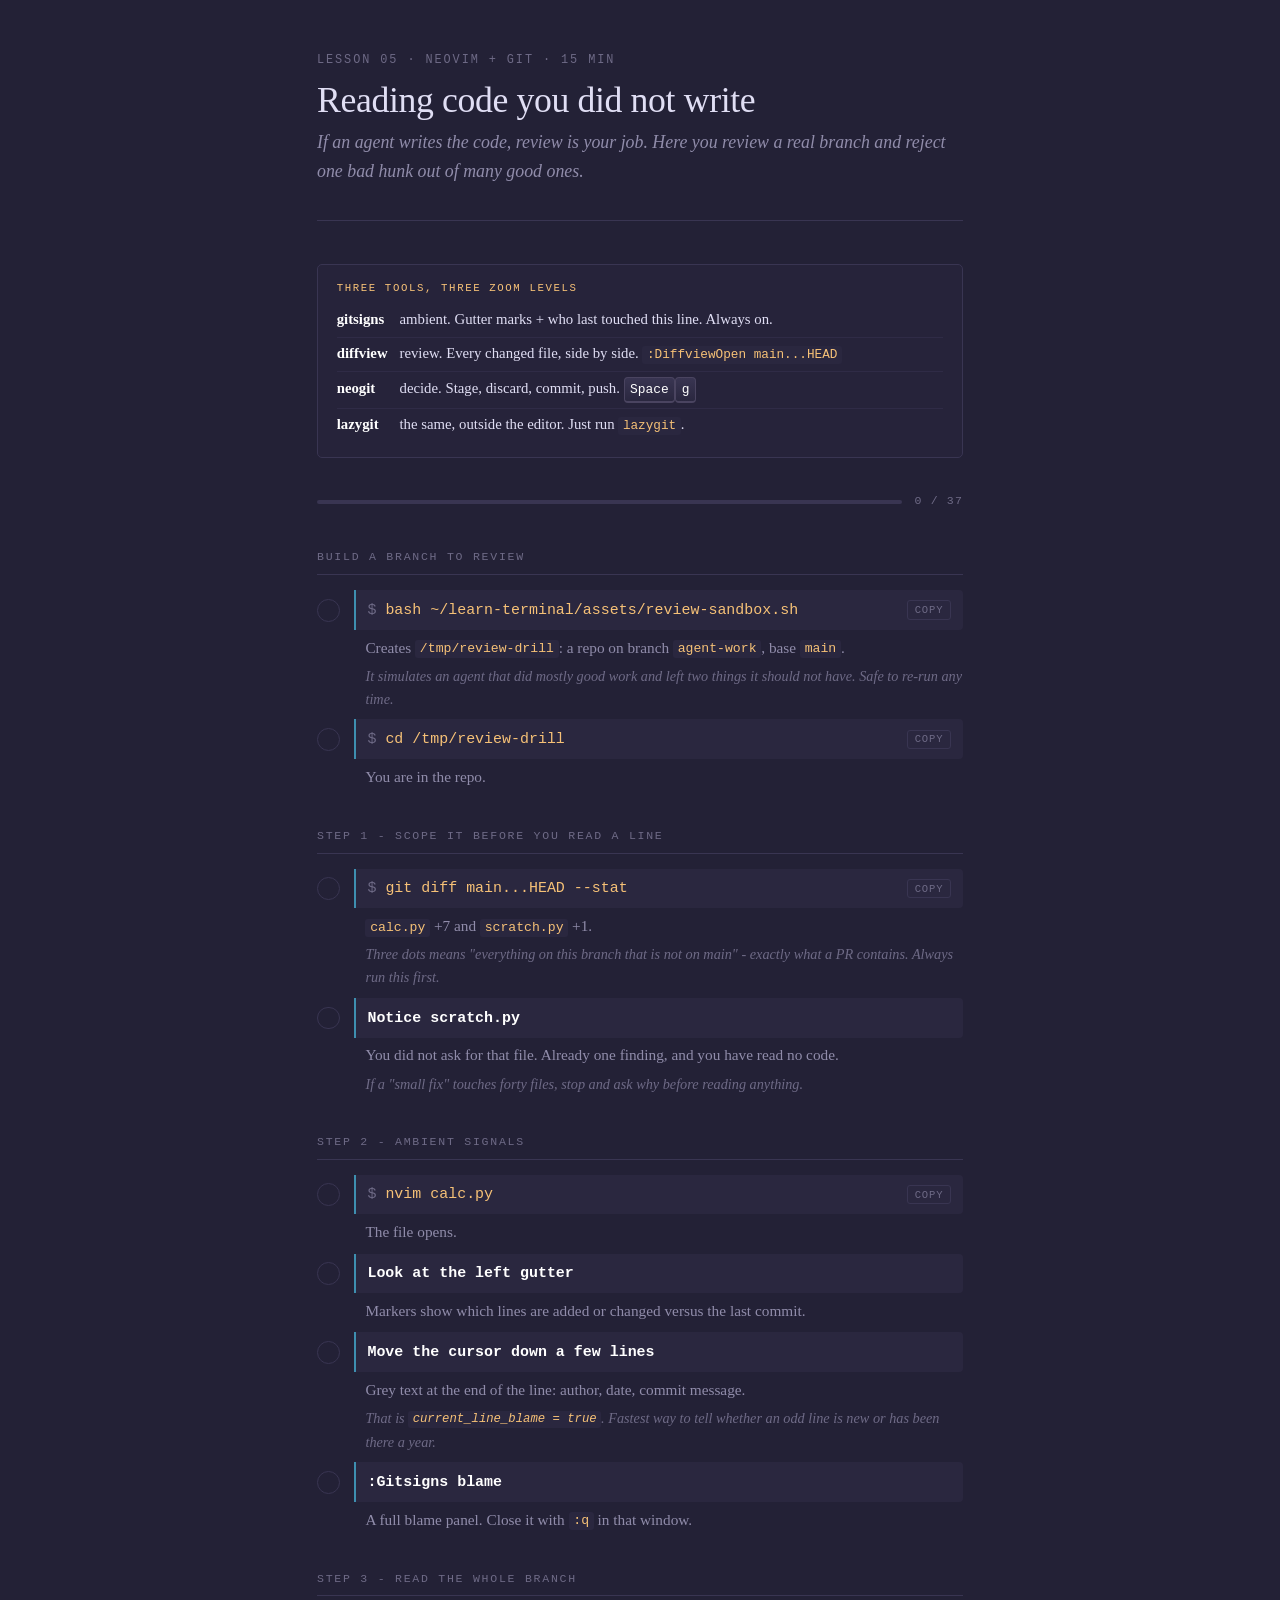
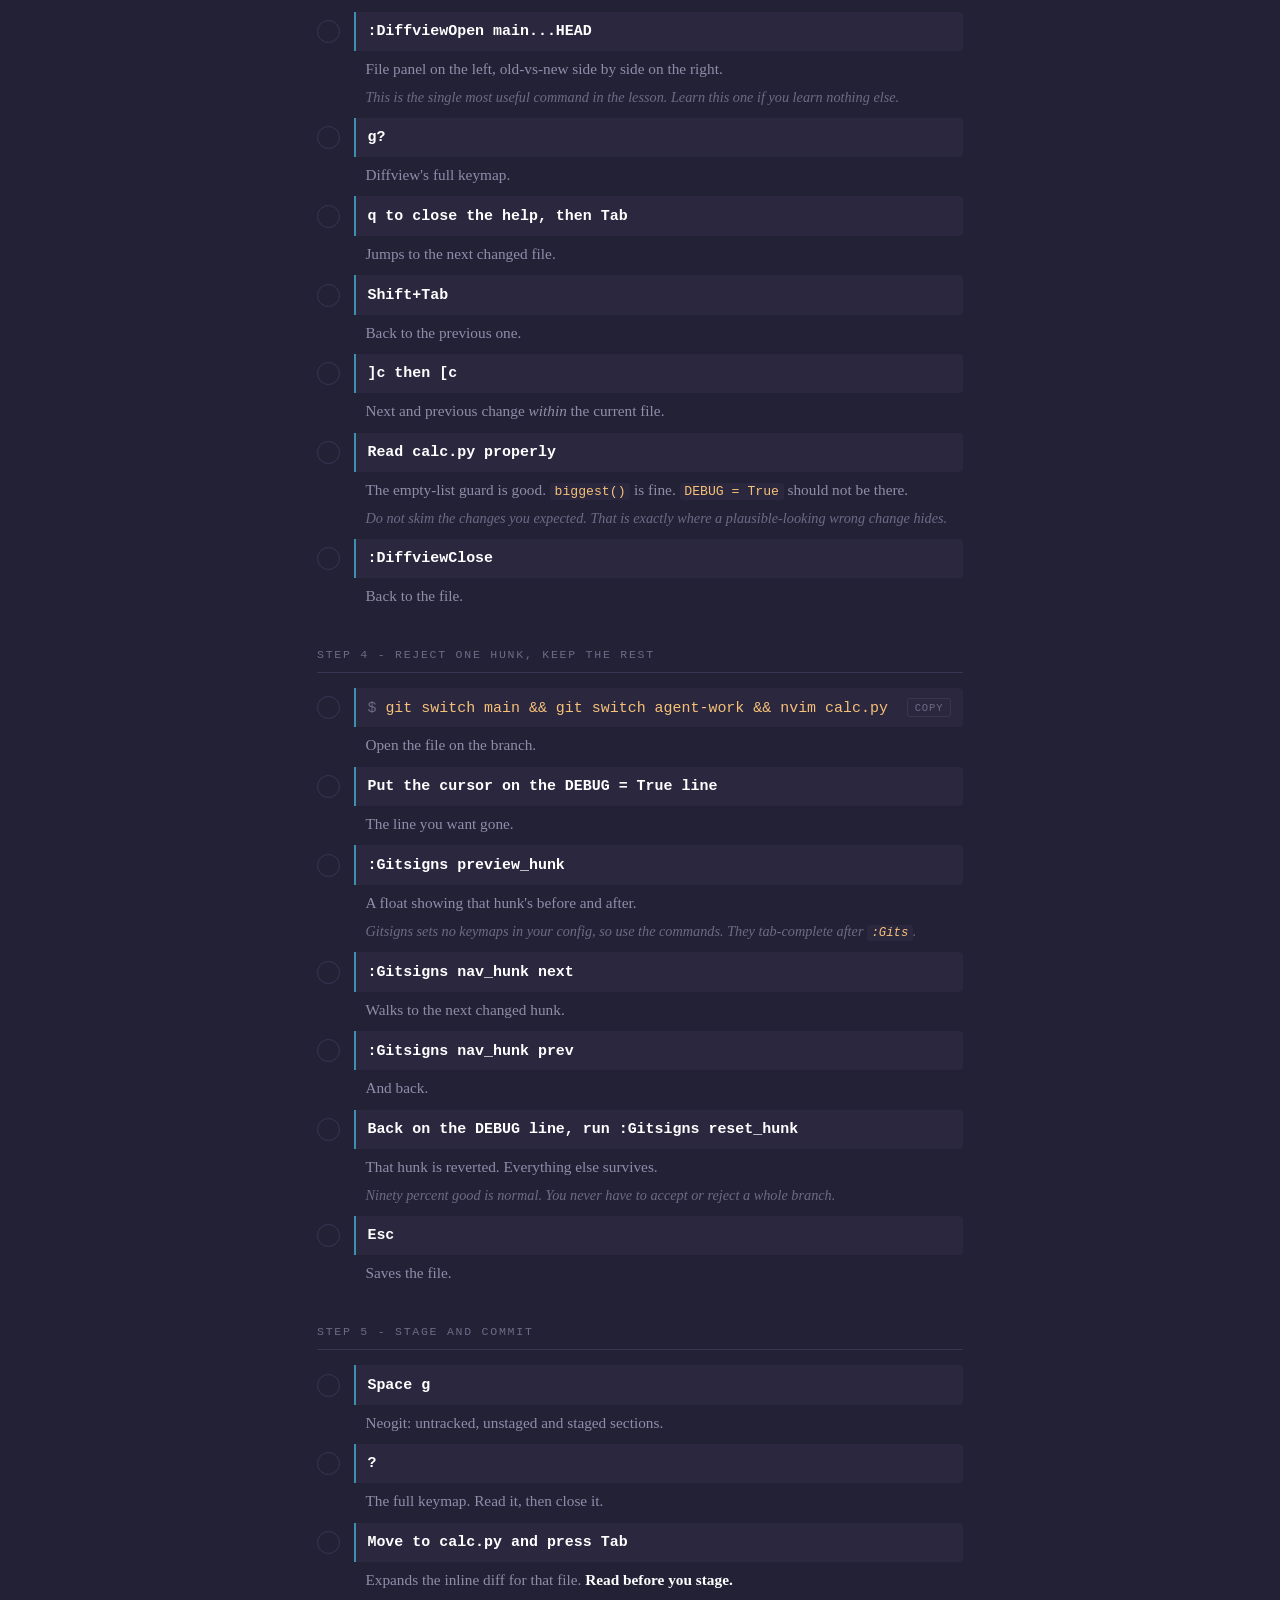
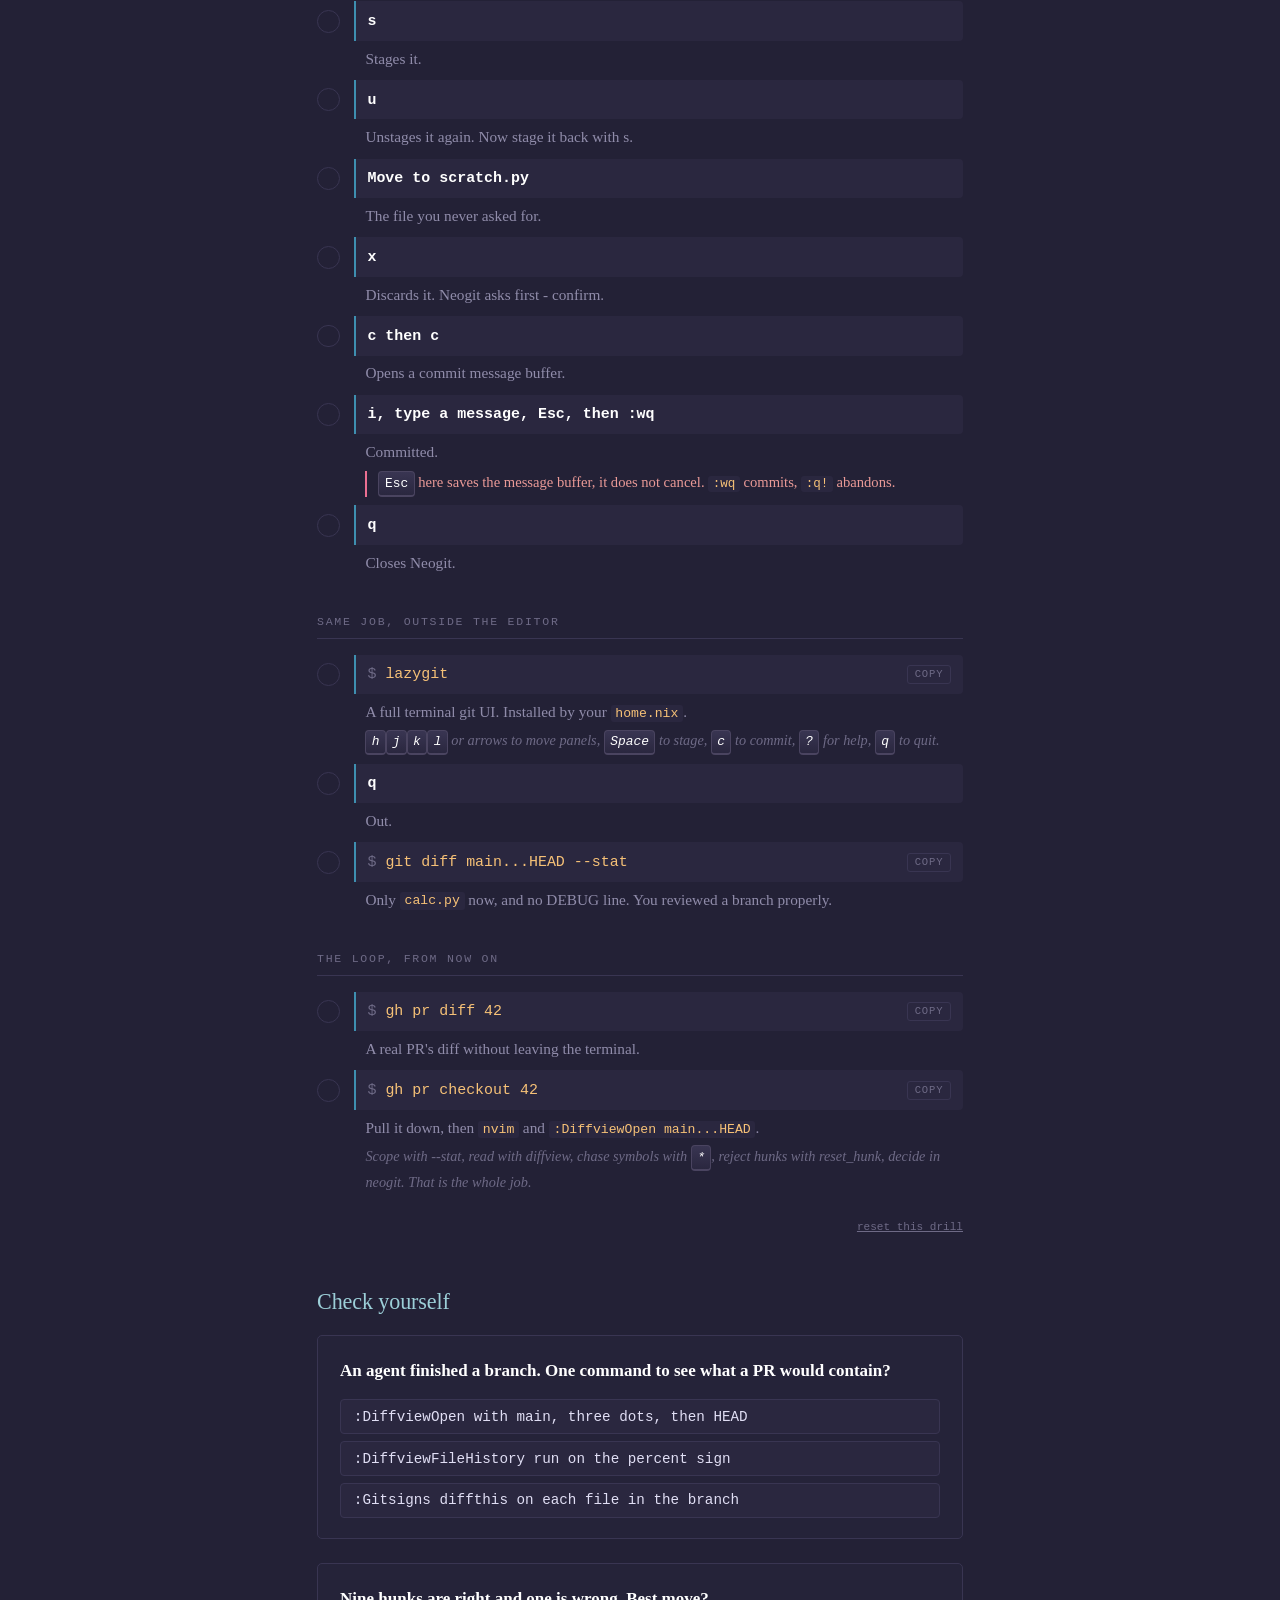
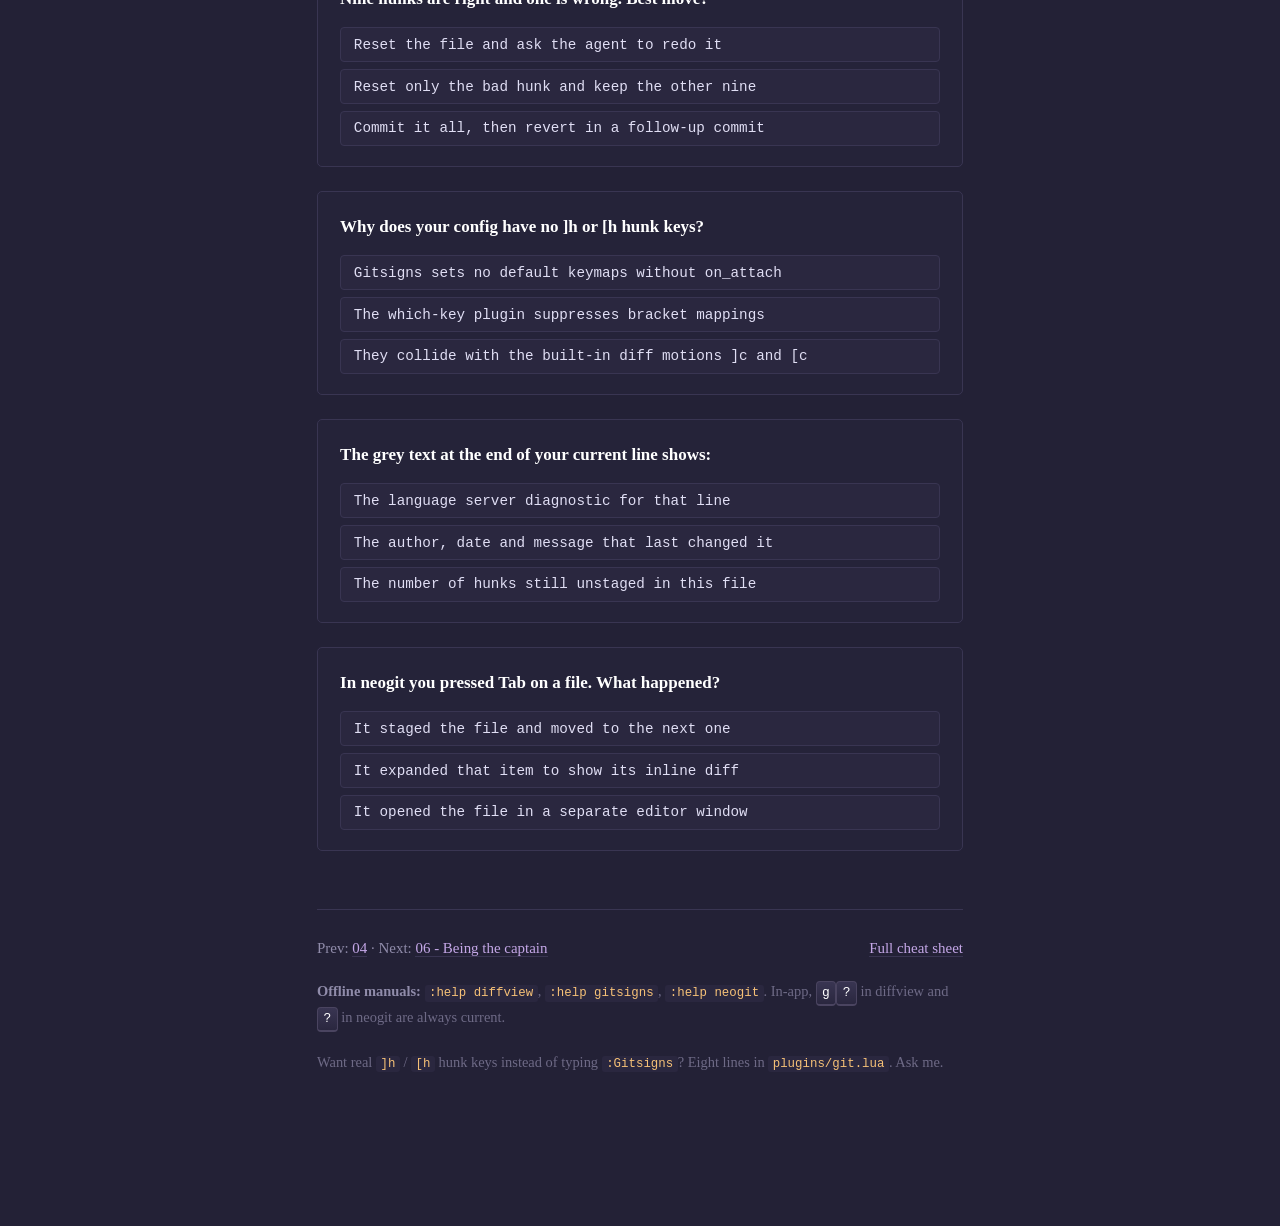
<file: terminal-mastery/lessons/0005-reading-ai-code.html>
<!DOCTYPE html>
<html lang="en">
<head>
<meta charset="utf-8">
<meta name="viewport" content="width=device-width, initial-scale=1">
<title>05 - Reading code you did not write</title>
<link rel="stylesheet" href="../assets/course.css">
</head>
<body>
<div class="page">

<p class="kicker">Lesson 05 &middot; Neovim + Git &middot; 15 min</p>
<h1>Reading code you did not write</h1>
<p class="standfirst">If an agent writes the code, review <em>is</em> your job. Here you
review a real branch and reject one bad hunk out of many good ones.</p>

<div class="tldr">
<span class="label">Three tools, three zoom levels</span>
<table>
  <tr><td><strong>gitsigns</strong></td><td>ambient. Gutter marks + who last touched this line. Always on.</td></tr>
  <tr><td><strong>diffview</strong></td><td>review. Every changed file, side by side. <code>:DiffviewOpen main...HEAD</code></td></tr>
  <tr><td><strong>neogit</strong></td><td>decide. Stage, discard, commit, push. <kbd>Space</kbd><kbd>g</kbd></td></tr>
  <tr><td><strong>lazygit</strong></td><td>the same, outside the editor. Just run <code>lazygit</code>.</td></tr>
</table>
</div>

<div id="drill"></div>

<h2>Check yourself</h2>
<div id="quiz"></div>

<div class="footer">
  <div class="nav">
    <span>Prev: <a href="0004-your-leader-keys.html">04</a> &middot; Next: <a href="0006-firstmate-captain.html">06 - Being the captain</a></span>
    <span><a href="../reference/nvim-cheatsheet.html">Full cheat sheet</a></span>
  </div>
  <p class="source"><strong>Offline manuals:</strong> <code>:help diffview</code>,
  <code>:help gitsigns</code>, <code>:help neogit</code>. In-app,
  <kbd>g</kbd><kbd>?</kbd> in diffview and <kbd>?</kbd> in neogit are always current.</p>
  <p class="source">Want real <code>]h</code> / <code>[h</code> hunk keys instead of typing
  <code>:Gitsigns</code>? Eight lines in <code>plugins/git.lua</code>. Ask me.</p>
</div>

</div>
<script src="../assets/questions.js"></script>
<script src="../assets/drill.js"></script>
<script src="../assets/quiz.js"></script>
<script>
renderDrill('drill', [
  { section: 'Build a branch to review' },
  { do: 'bash ~/learn-terminal/assets/review-sandbox.sh', cmd: true,
    see: 'Creates <code>/tmp/review-drill</code>: a repo on branch <code>agent-work</code>, base <code>main</code>.',
    note: 'It simulates an agent that did mostly good work and left two things it should not have. Safe to re-run any time.' },
  { do: 'cd /tmp/review-drill', cmd: true, see: 'You are in the repo.' },

  { section: 'Step 1 - scope it before you read a line' },
  { do: 'git diff main...HEAD --stat', cmd: true,
    see: '<code>calc.py</code> +7 and <code>scratch.py</code> +1.',
    note: 'Three dots means "everything on this branch that is not on main" - exactly what a PR contains. Always run this first.' },
  { do: 'Notice scratch.py', see: 'You did not ask for that file. Already one finding, and you have read no code.',
    note: 'If a "small fix" touches forty files, stop and ask why before reading anything.' },

  { section: 'Step 2 - ambient signals' },
  { do: 'nvim calc.py', cmd: true, see: 'The file opens.' },
  { do: 'Look at the left gutter', see: 'Markers show which lines are added or changed versus the last commit.' },
  { do: 'Move the cursor down a few lines', see: 'Grey text at the end of the line: author, date, commit message.',
    note: 'That is <code>current_line_blame = true</code>. Fastest way to tell whether an odd line is new or has been there a year.' },
  { do: ':Gitsigns blame', see: 'A full blame panel. Close it with <code>:q</code> in that window.' },

  { section: 'Step 3 - read the whole branch' },
  { do: ':DiffviewOpen main...HEAD', see: 'File panel on the left, old-vs-new side by side on the right.',
    note: 'This is the single most useful command in the lesson. Learn this one if you learn nothing else.' },
  { do: 'g?', see: 'Diffview\'s full keymap.' },
  { do: 'q to close the help, then Tab', see: 'Jumps to the next changed file.' },
  { do: 'Shift+Tab', see: 'Back to the previous one.' },
  { do: ']c then [c', see: 'Next and previous change <em>within</em> the current file.' },
  { do: 'Read calc.py properly', see: 'The empty-list guard is good. <code>biggest()</code> is fine. <code>DEBUG = True</code> should not be there.',
    note: 'Do not skim the changes you expected. That is exactly where a plausible-looking wrong change hides.' },
  { do: ':DiffviewClose', see: 'Back to the file.' },

  { section: 'Step 4 - reject one hunk, keep the rest' },
  { do: 'git switch main && git switch agent-work && nvim calc.py', cmd: true,
    see: 'Open the file on the branch.' },
  { do: 'Put the cursor on the DEBUG = True line', see: 'The line you want gone.' },
  { do: ':Gitsigns preview_hunk', see: 'A float showing that hunk\'s before and after.',
    note: 'Gitsigns sets no keymaps in your config, so use the commands. They tab-complete after <code>:Gits</code>.' },
  { do: ':Gitsigns nav_hunk next', see: 'Walks to the next changed hunk.' },
  { do: ':Gitsigns nav_hunk prev', see: 'And back.' },
  { do: 'Back on the DEBUG line, run :Gitsigns reset_hunk', see: 'That hunk is reverted. Everything else survives.',
    note: 'Ninety percent good is normal. You never have to accept or reject a whole branch.' },
  { do: 'Esc', see: 'Saves the file.' },

  { section: 'Step 5 - stage and commit' },
  { do: 'Space g', see: 'Neogit: untracked, unstaged and staged sections.' },
  { do: '?', see: 'The full keymap. Read it, then close it.' },
  { do: 'Move to calc.py and press Tab', see: 'Expands the inline diff for that file. <strong>Read before you stage.</strong>' },
  { do: 's', see: 'Stages it.' },
  { do: 'u', see: 'Unstages it again. Now stage it back with s.' },
  { do: 'Move to scratch.py', see: 'The file you never asked for.' },
  { do: 'x', see: 'Discards it. Neogit asks first - confirm.' },
  { do: 'c then c', see: 'Opens a commit message buffer.' },
  { do: 'i, type a message, Esc, then :wq', see: 'Committed.',
    warn: '<kbd>Esc</kbd> here saves the message buffer, it does not cancel. <code>:wq</code> commits, <code>:q!</code> abandons.' },
  { do: 'q', see: 'Closes Neogit.' },

  { section: 'Same job, outside the editor' },
  { do: 'lazygit', cmd: true, see: 'A full terminal git UI. Installed by your <code>home.nix</code>.',
    note: '<kbd>h</kbd><kbd>j</kbd><kbd>k</kbd><kbd>l</kbd> or arrows to move panels, <kbd>Space</kbd> to stage, <kbd>c</kbd> to commit, <kbd>?</kbd> for help, <kbd>q</kbd> to quit.' },
  { do: 'q', see: 'Out.' },
  { do: 'git diff main...HEAD --stat', cmd: true, see: 'Only <code>calc.py</code> now, and no DEBUG line. You reviewed a branch properly.' },

  { section: 'The loop, from now on' },
  { do: 'gh pr diff 42', cmd: true, see: 'A real PR\'s diff without leaving the terminal.' },
  { do: 'gh pr checkout 42', cmd: true, see: 'Pull it down, then <code>nvim</code> and <code>:DiffviewOpen main...HEAD</code>.',
    note: 'Scope with --stat, read with diffview, chase symbols with <kbd>*</kbd>, reject hunks with reset_hunk, decide in neogit. That is the whole job.' }
]);

renderQuiz('quiz', QBANK.l5);
</script>
</body>
</html>
</file>
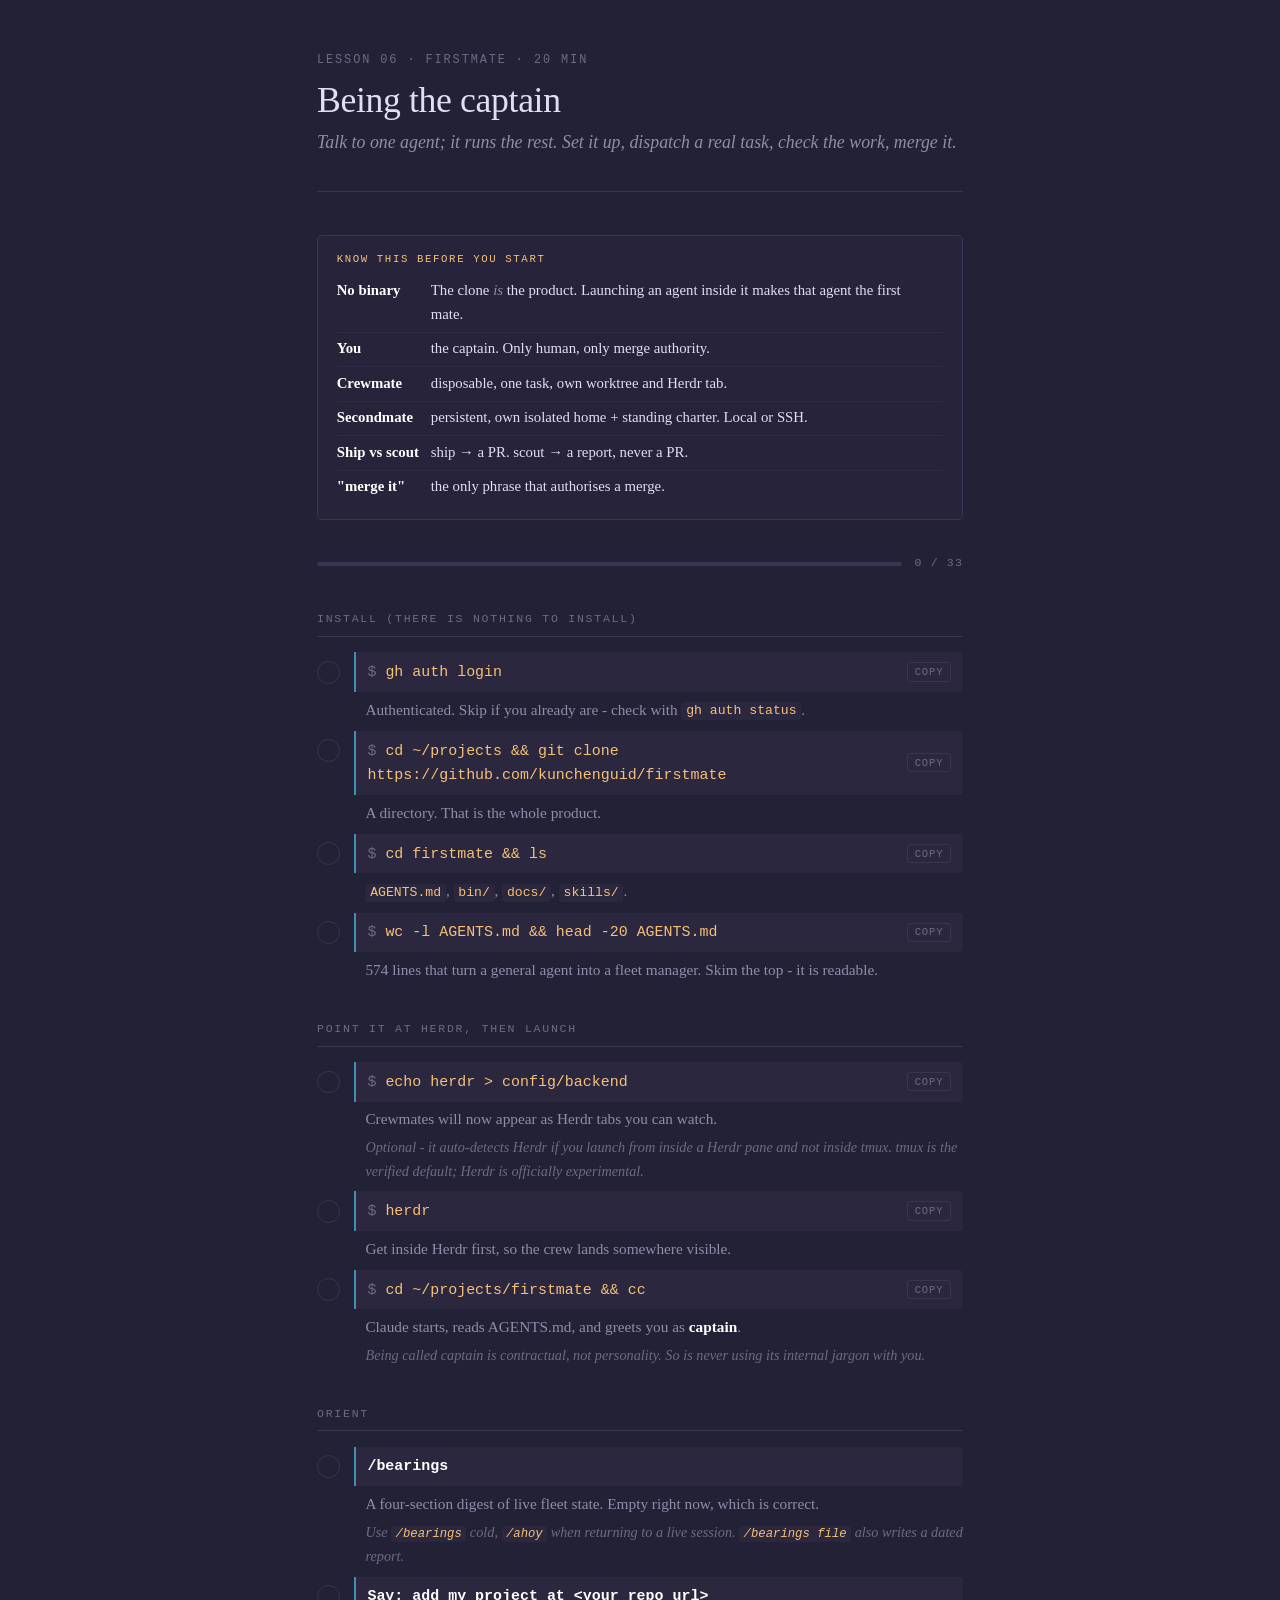
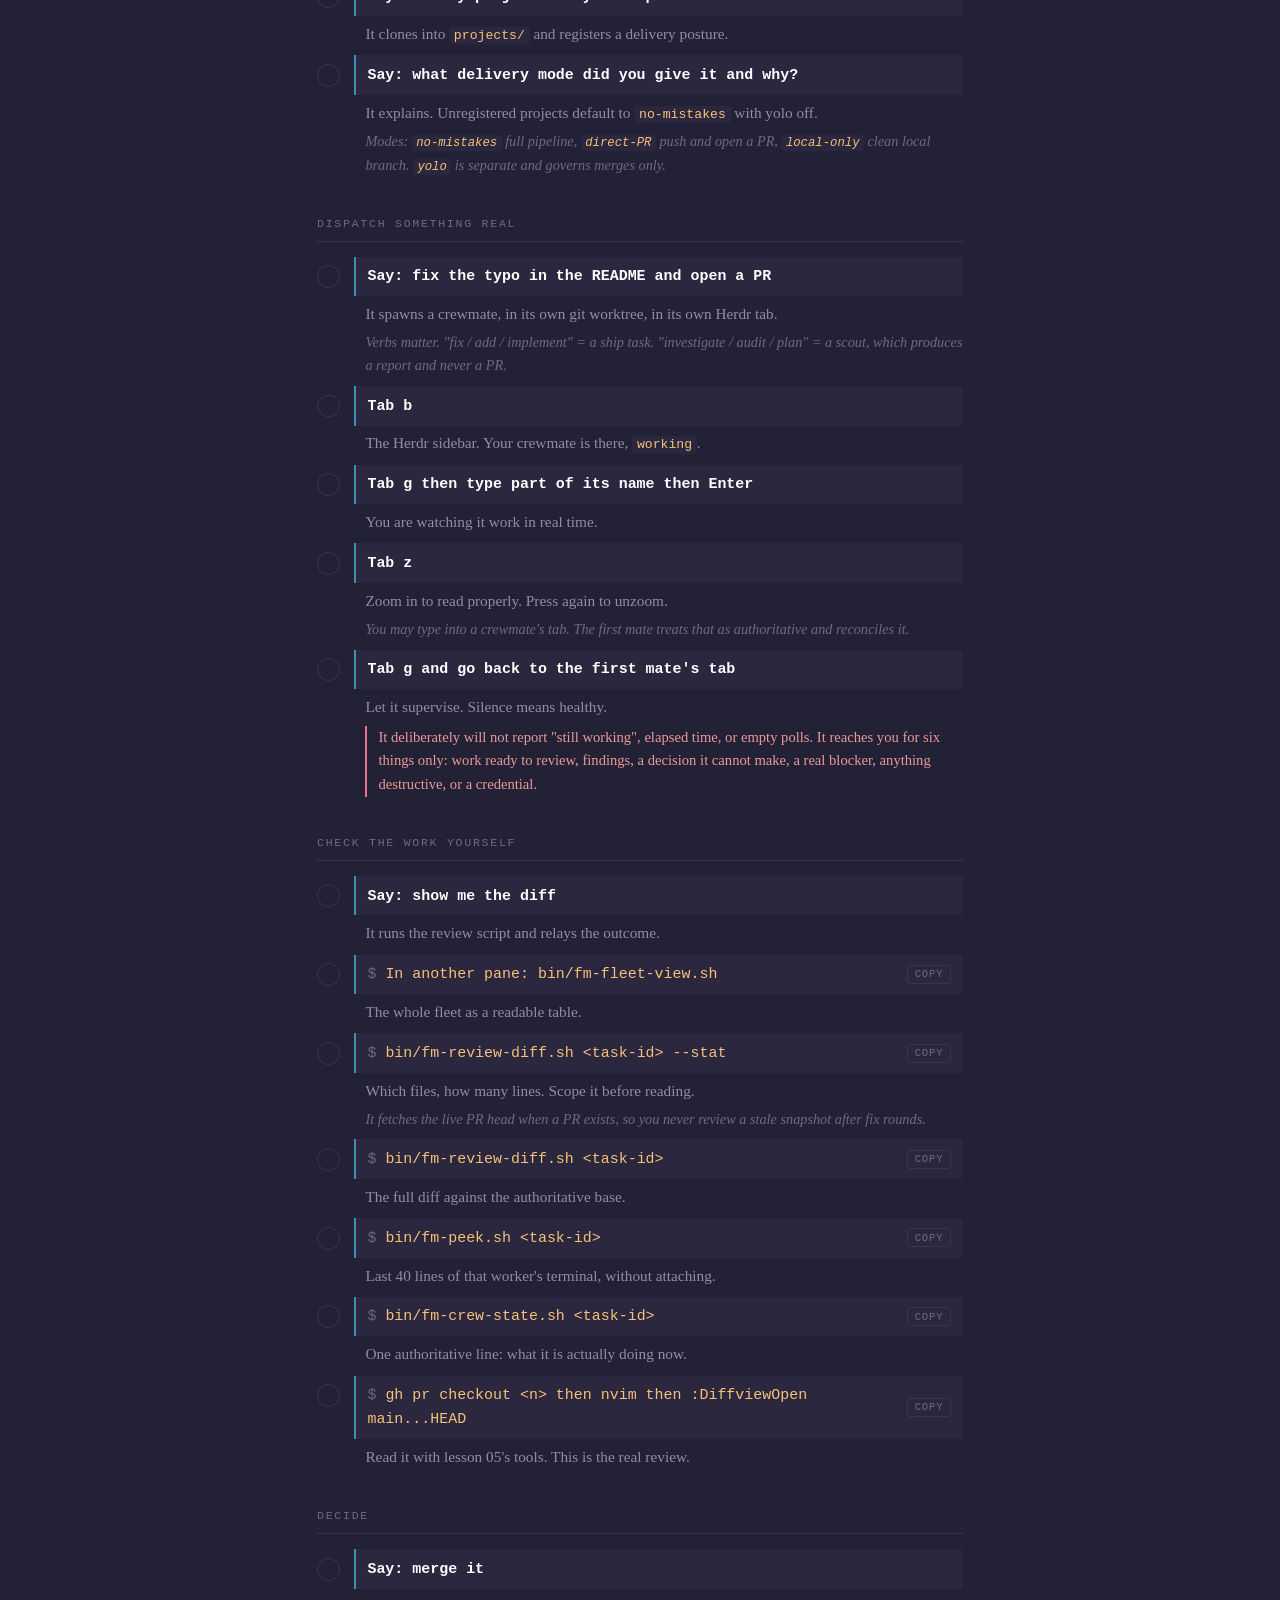
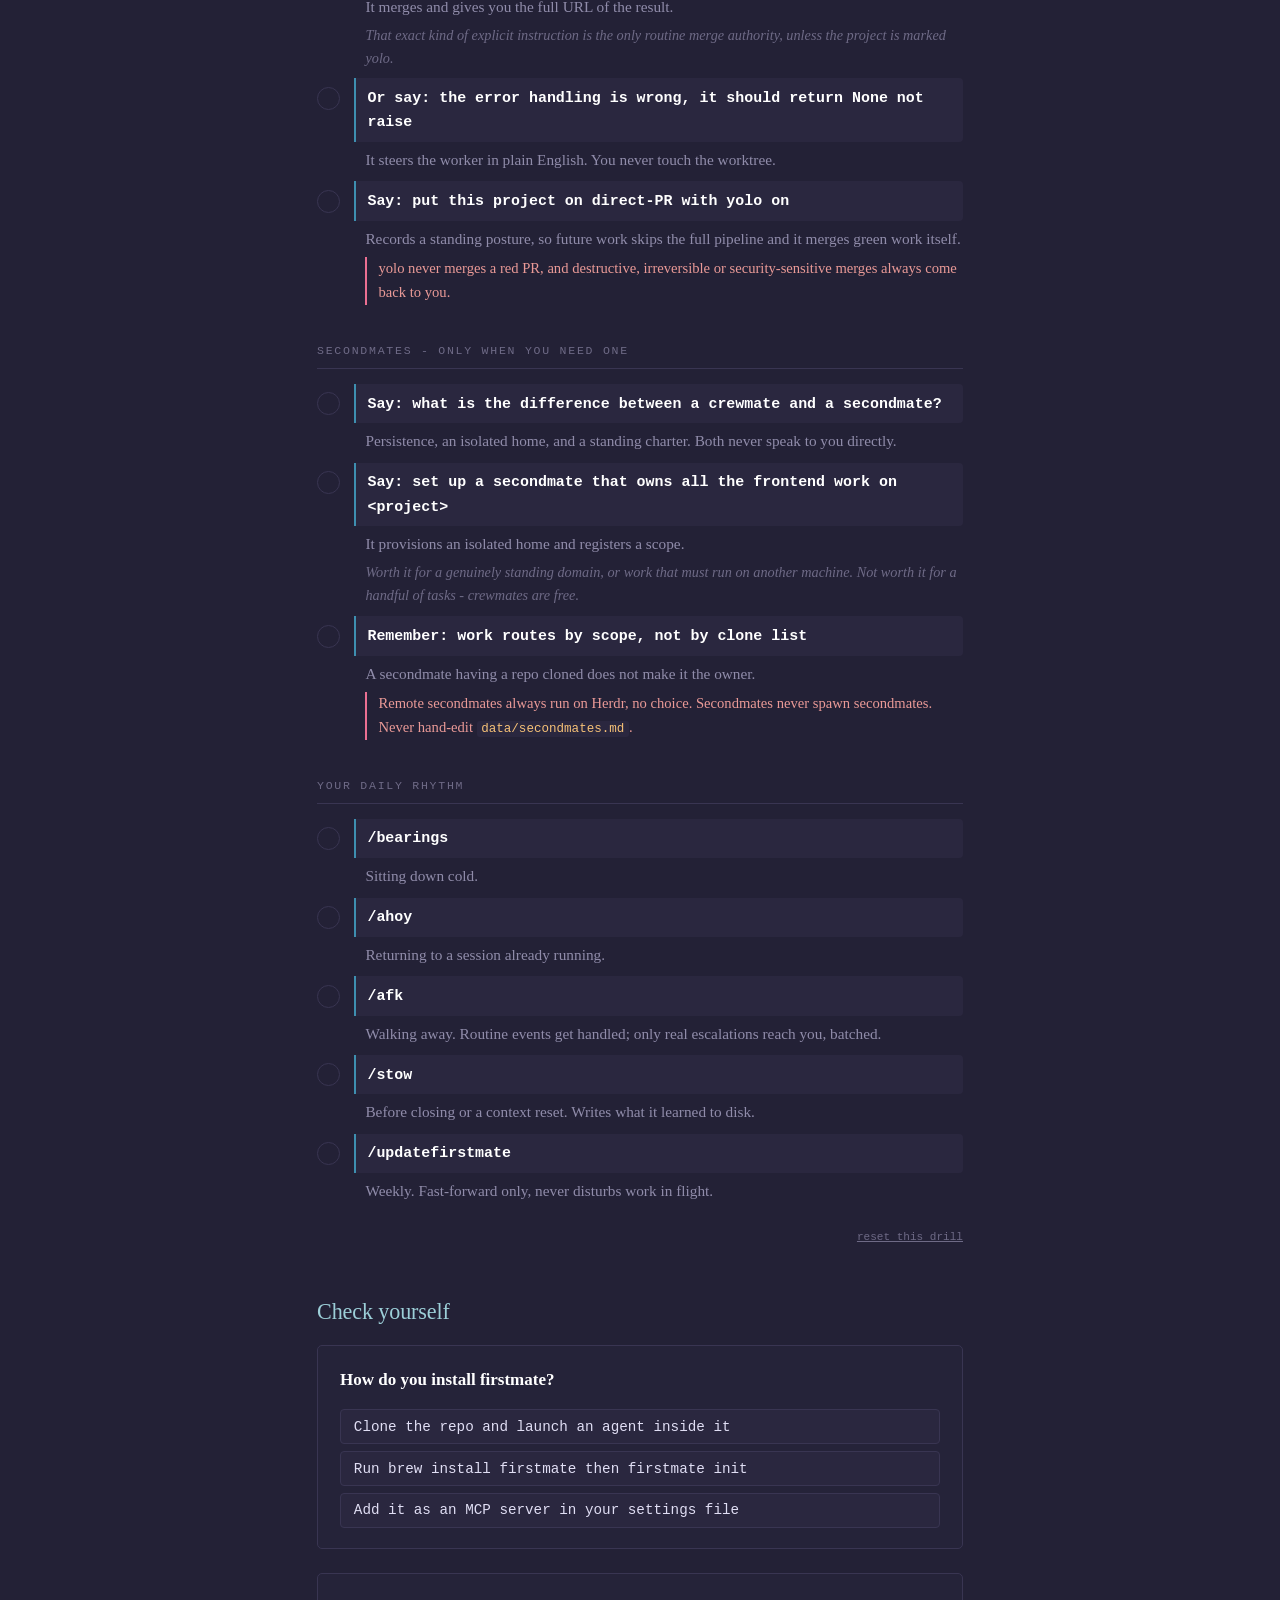
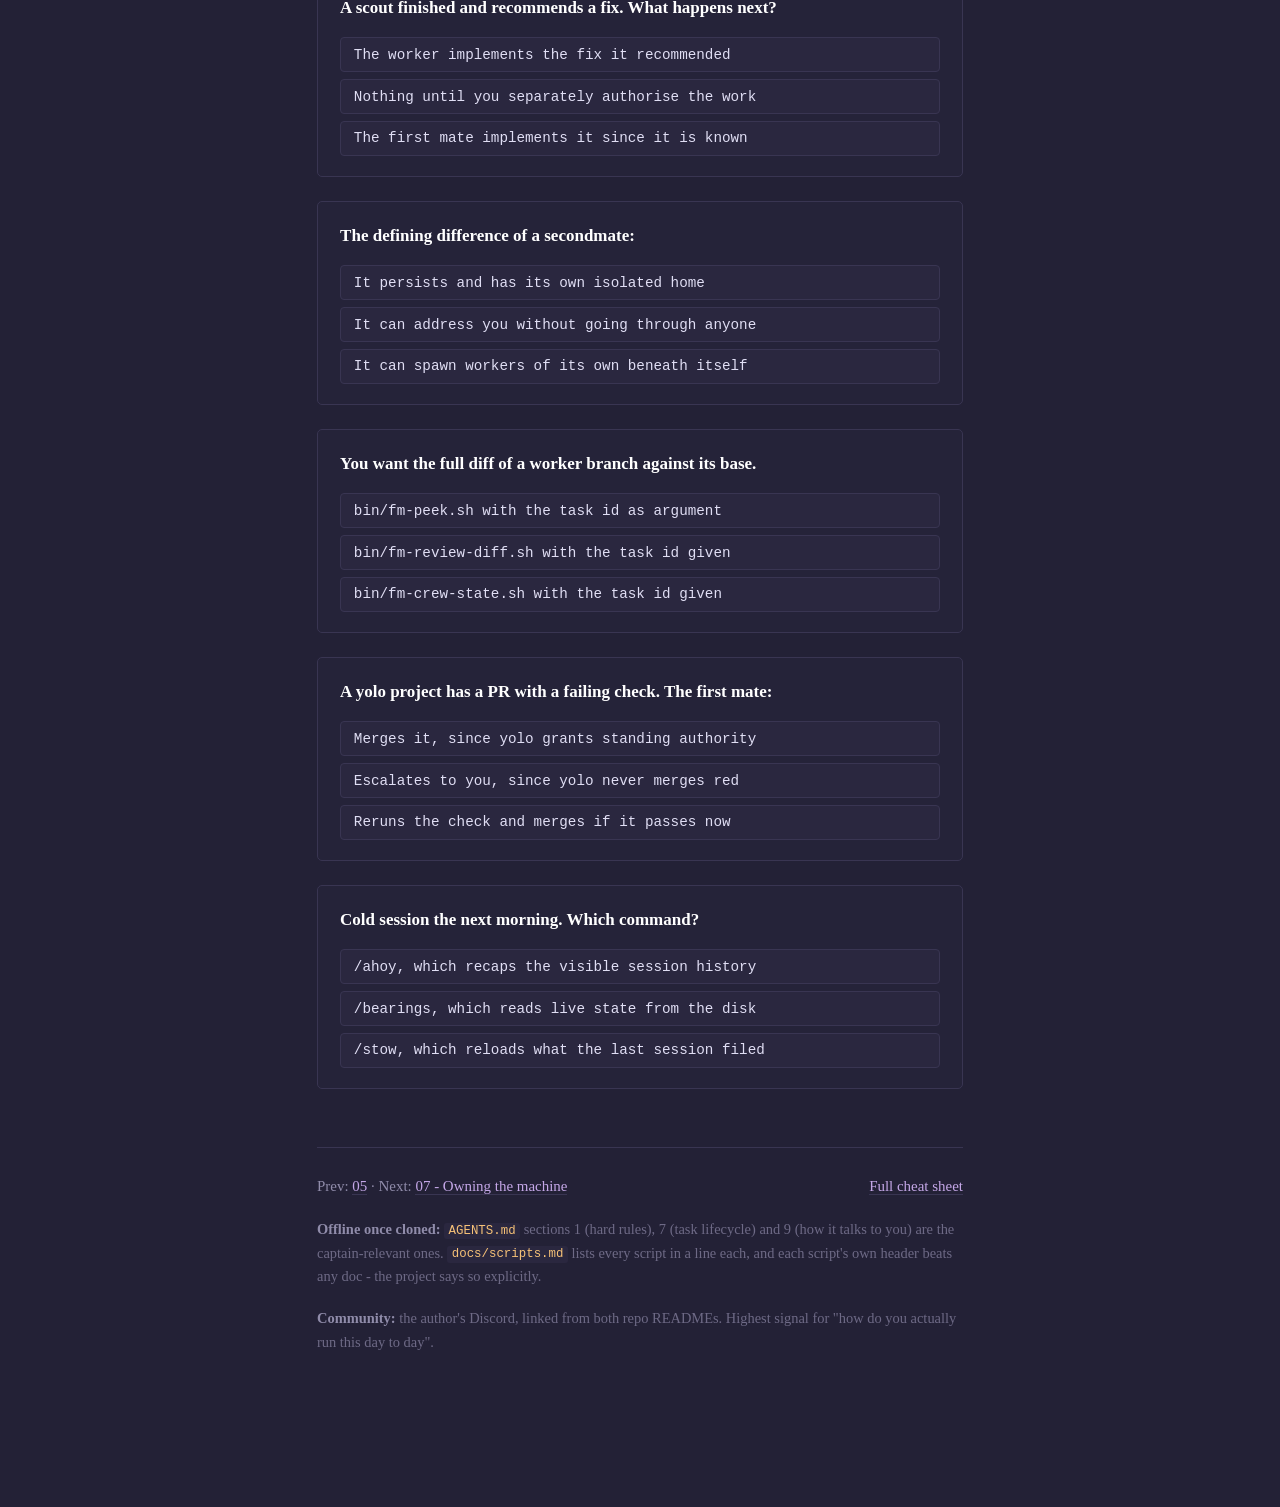
<file: terminal-mastery/lessons/0006-firstmate-captain.html>
<!DOCTYPE html>
<html lang="en">
<head>
<meta charset="utf-8">
<meta name="viewport" content="width=device-width, initial-scale=1">
<title>06 - Being the captain</title>
<link rel="stylesheet" href="../assets/course.css">
</head>
<body>
<div class="page">

<p class="kicker">Lesson 06 &middot; Firstmate &middot; 20 min</p>
<h1>Being the captain</h1>
<p class="standfirst">Talk to one agent; it runs the rest. Set it up, dispatch a real
task, check the work, merge it.</p>

<div class="tldr">
<span class="label">Know this before you start</span>
<table>
  <tr><td><strong>No binary</strong></td><td>The clone <em>is</em> the product. Launching an agent inside it makes that agent the first mate.</td></tr>
  <tr><td><strong>You</strong></td><td>the captain. Only human, only merge authority.</td></tr>
  <tr><td><strong>Crewmate</strong></td><td>disposable, one task, own worktree and Herdr tab.</td></tr>
  <tr><td><strong>Secondmate</strong></td><td>persistent, own isolated home + standing charter. Local or SSH.</td></tr>
  <tr><td><strong>Ship vs scout</strong></td><td>ship &rarr; a PR. scout &rarr; a report, never a PR.</td></tr>
  <tr><td><strong>"merge it"</strong></td><td>the only phrase that authorises a merge.</td></tr>
</table>
</div>

<div id="drill"></div>

<h2>Check yourself</h2>
<div id="quiz"></div>

<div class="footer">
  <div class="nav">
    <span>Prev: <a href="0005-reading-ai-code.html">05</a> &middot; Next: <a href="0007-owning-the-machine.html">07 - Owning the machine</a></span>
    <span><a href="../reference/firstmate-cheatsheet.html">Full cheat sheet</a></span>
  </div>
  <p class="source"><strong>Offline once cloned:</strong> <code>AGENTS.md</code> sections 1
  (hard rules), 7 (task lifecycle) and 9 (how it talks to you) are the captain-relevant
  ones. <code>docs/scripts.md</code> lists every script in a line each, and each script's
  own header beats any doc - the project says so explicitly.</p>
  <p class="source"><strong>Community:</strong> the author's Discord, linked from both repo
  READMEs. Highest signal for "how do you actually run this day to day".</p>
</div>

</div>
<script src="../assets/questions.js"></script>
<script src="../assets/drill.js"></script>
<script src="../assets/quiz.js"></script>
<script>
renderDrill('drill', [
  { section: 'Install (there is nothing to install)' },
  { do: 'gh auth login', cmd: true, see: 'Authenticated. Skip if you already are - check with <code>gh auth status</code>.' },
  { do: 'cd ~/projects && git clone https://github.com/kunchenguid/firstmate', cmd: true,
    see: 'A directory. That is the whole product.' },
  { do: 'cd firstmate && ls', cmd: true,
    see: '<code>AGENTS.md</code>, <code>bin/</code>, <code>docs/</code>, <code>skills/</code>.' },
  { do: 'wc -l AGENTS.md && head -20 AGENTS.md', cmd: true,
    see: '574 lines that turn a general agent into a fleet manager. Skim the top - it is readable.' },

  { section: 'Point it at Herdr, then launch' },
  { do: 'echo herdr > config/backend', cmd: true,
    see: 'Crewmates will now appear as Herdr tabs you can watch.',
    note: 'Optional - it auto-detects Herdr if you launch from inside a Herdr pane and not inside tmux. tmux is the verified default; Herdr is officially experimental.' },
  { do: 'herdr', cmd: true, see: 'Get inside Herdr first, so the crew lands somewhere visible.' },
  { do: 'cd ~/projects/firstmate && cc', cmd: true,
    see: 'Claude starts, reads AGENTS.md, and greets you as <strong>captain</strong>.',
    note: 'Being called captain is contractual, not personality. So is never using its internal jargon with you.' },

  { section: 'Orient' },
  { do: '/bearings', see: 'A four-section digest of live fleet state. Empty right now, which is correct.',
    note: 'Use <code>/bearings</code> cold, <code>/ahoy</code> when returning to a live session. <code>/bearings file</code> also writes a dated report.' },
  { do: 'Say: add my project at <your repo url>', see: 'It clones into <code>projects/</code> and registers a delivery posture.' },
  { do: 'Say: what delivery mode did you give it and why?', see: 'It explains. Unregistered projects default to <code>no-mistakes</code> with yolo off.',
    note: 'Modes: <code>no-mistakes</code> full pipeline, <code>direct-PR</code> push and open a PR, <code>local-only</code> clean local branch. <code>yolo</code> is separate and governs merges only.' },

  { section: 'Dispatch something real' },
  { do: 'Say: fix the typo in the README and open a PR', see: 'It spawns a crewmate, in its own git worktree, in its own Herdr tab.',
    note: 'Verbs matter. "fix / add / implement" = a ship task. "investigate / audit / plan" = a scout, which produces a report and never a PR.' },
  { do: 'Tab b', see: 'The Herdr sidebar. Your crewmate is there, <code>working</code>.' },
  { do: 'Tab g then type part of its name then Enter', see: 'You are watching it work in real time.' },
  { do: 'Tab z', see: 'Zoom in to read properly. Press again to unzoom.',
    note: 'You may type into a crewmate\'s tab. The first mate treats that as authoritative and reconciles it.' },
  { do: 'Tab g and go back to the first mate\'s tab', see: 'Let it supervise. Silence means healthy.',
    warn: 'It deliberately will not report "still working", elapsed time, or empty polls. It reaches you for six things only: work ready to review, findings, a decision it cannot make, a real blocker, anything destructive, or a credential.' },

  { section: 'Check the work yourself' },
  { do: 'Say: show me the diff', see: 'It runs the review script and relays the outcome.' },
  { do: 'In another pane: bin/fm-fleet-view.sh', cmd: true, see: 'The whole fleet as a readable table.' },
  { do: 'bin/fm-review-diff.sh <task-id> --stat', cmd: true,
    see: 'Which files, how many lines. Scope it before reading.',
    note: 'It fetches the live PR head when a PR exists, so you never review a stale snapshot after fix rounds.' },
  { do: 'bin/fm-review-diff.sh <task-id>', cmd: true, see: 'The full diff against the authoritative base.' },
  { do: 'bin/fm-peek.sh <task-id>', cmd: true, see: 'Last 40 lines of that worker\'s terminal, without attaching.' },
  { do: 'bin/fm-crew-state.sh <task-id>', cmd: true, see: 'One authoritative line: what it is actually doing now.' },
  { do: 'gh pr checkout <n> then nvim then :DiffviewOpen main...HEAD', cmd: true,
    see: 'Read it with lesson 05\'s tools. This is the real review.' },

  { section: 'Decide' },
  { do: 'Say: merge it', see: 'It merges and gives you the full URL of the result.',
    note: 'That exact kind of explicit instruction is the only routine merge authority, unless the project is marked yolo.' },
  { do: 'Or say: the error handling is wrong, it should return None not raise', see: 'It steers the worker in plain English. You never touch the worktree.' },
  { do: 'Say: put this project on direct-PR with yolo on', see: 'Records a standing posture, so future work skips the full pipeline and it merges green work itself.',
    warn: 'yolo never merges a red PR, and destructive, irreversible or security-sensitive merges always come back to you.' },

  { section: 'Secondmates - only when you need one' },
  { do: 'Say: what is the difference between a crewmate and a secondmate?', see: 'Persistence, an isolated home, and a standing charter. Both never speak to you directly.' },
  { do: 'Say: set up a secondmate that owns all the frontend work on <project>', see: 'It provisions an isolated home and registers a scope.',
    note: 'Worth it for a genuinely standing domain, or work that must run on another machine. Not worth it for a handful of tasks - crewmates are free.' },
  { do: 'Remember: work routes by scope, not by clone list', see: 'A secondmate having a repo cloned does not make it the owner.',
    warn: 'Remote secondmates always run on Herdr, no choice. Secondmates never spawn secondmates. Never hand-edit <code>data/secondmates.md</code>.' },

  { section: 'Your daily rhythm' },
  { do: '/bearings', see: 'Sitting down cold.' },
  { do: '/ahoy', see: 'Returning to a session already running.' },
  { do: '/afk', see: 'Walking away. Routine events get handled; only real escalations reach you, batched.' },
  { do: '/stow', see: 'Before closing or a context reset. Writes what it learned to disk.' },
  { do: '/updatefirstmate', see: 'Weekly. Fast-forward only, never disturbs work in flight.' }
]);

renderQuiz('quiz', QBANK.l6);
</script>
</body>
</html>
</file>
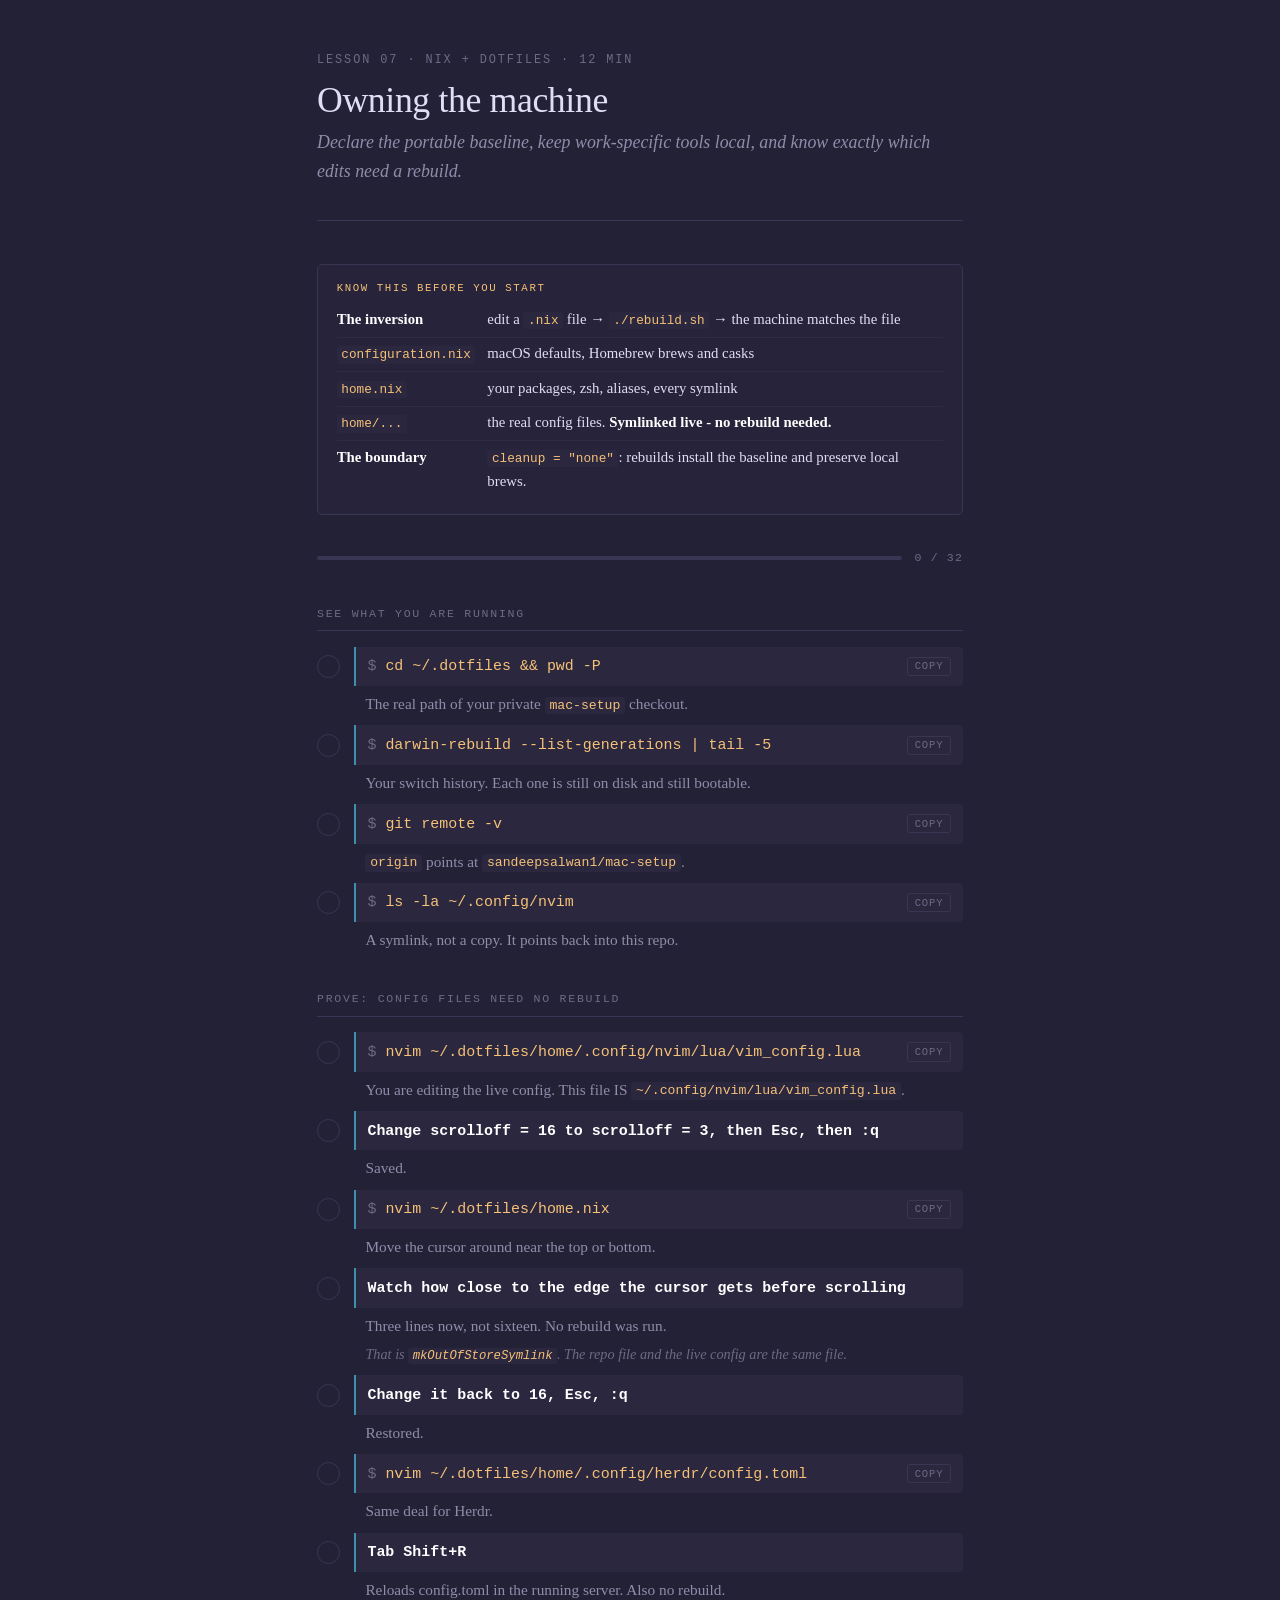
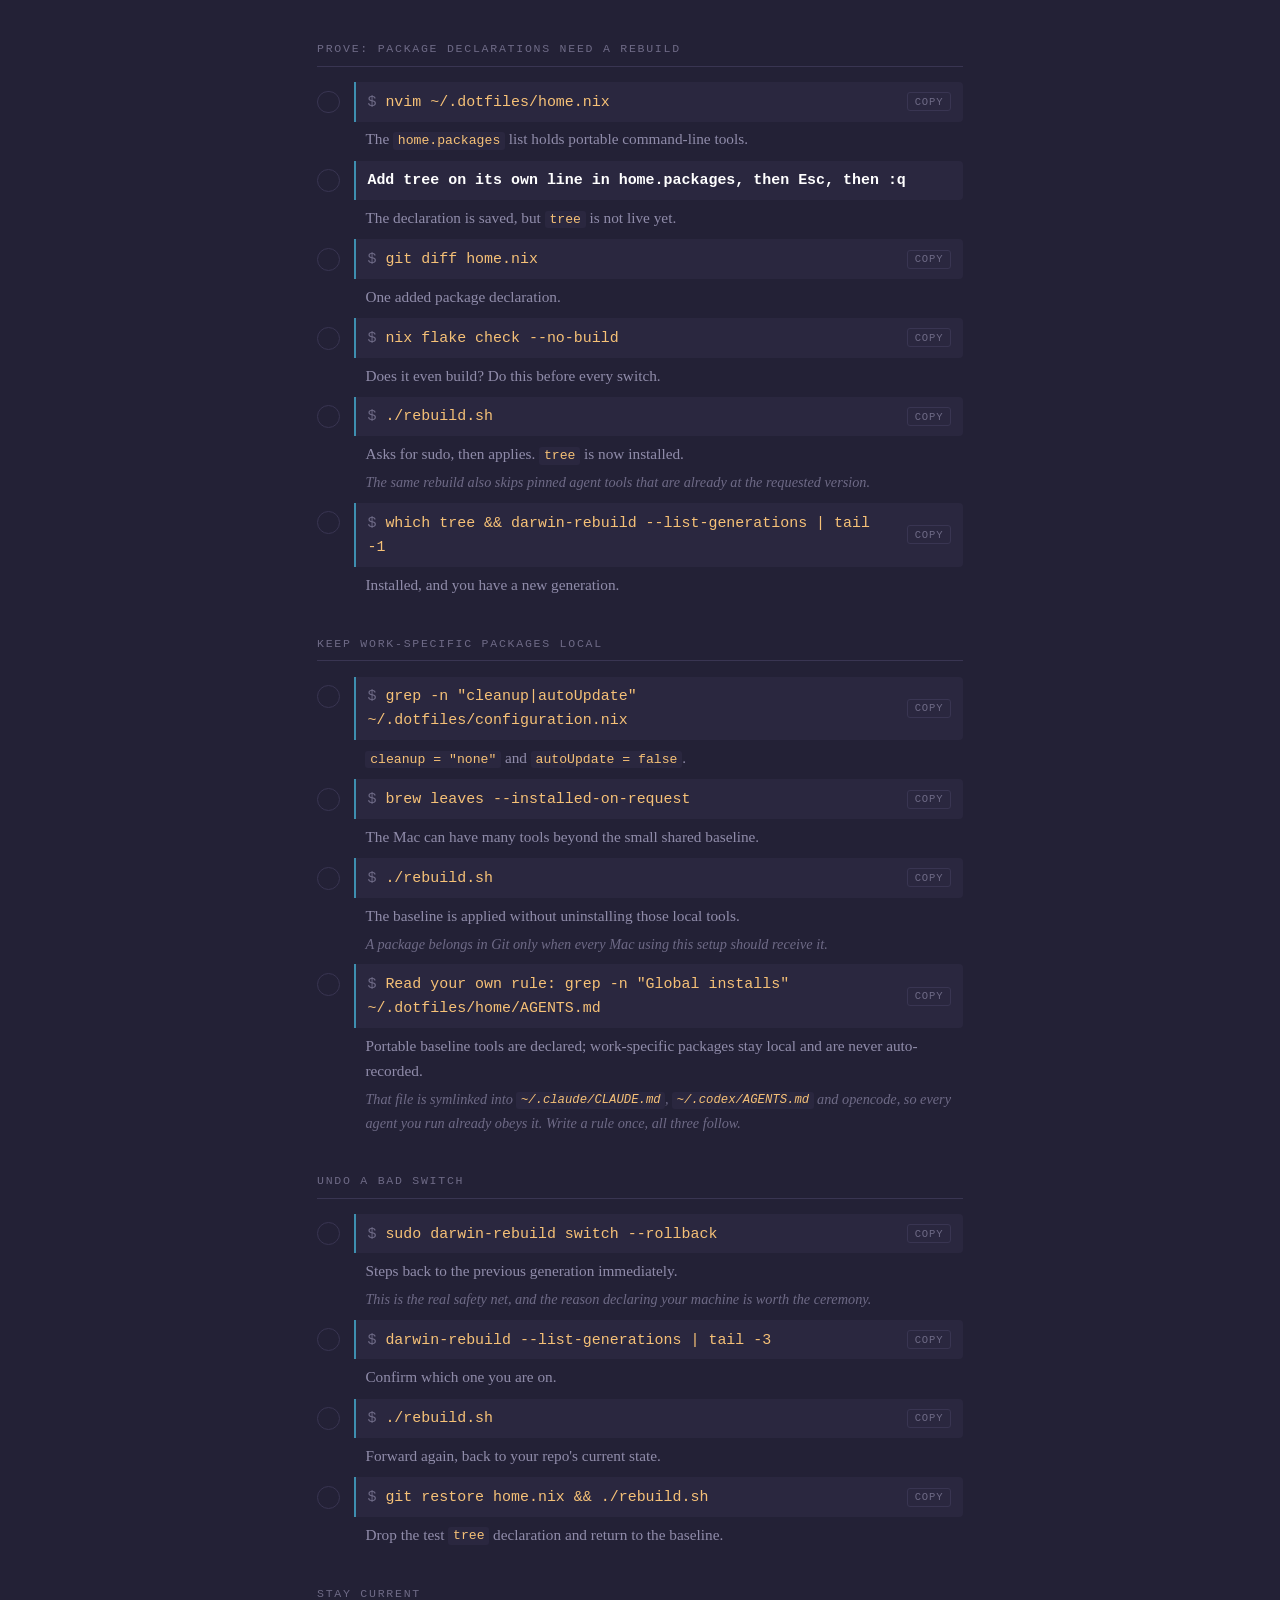
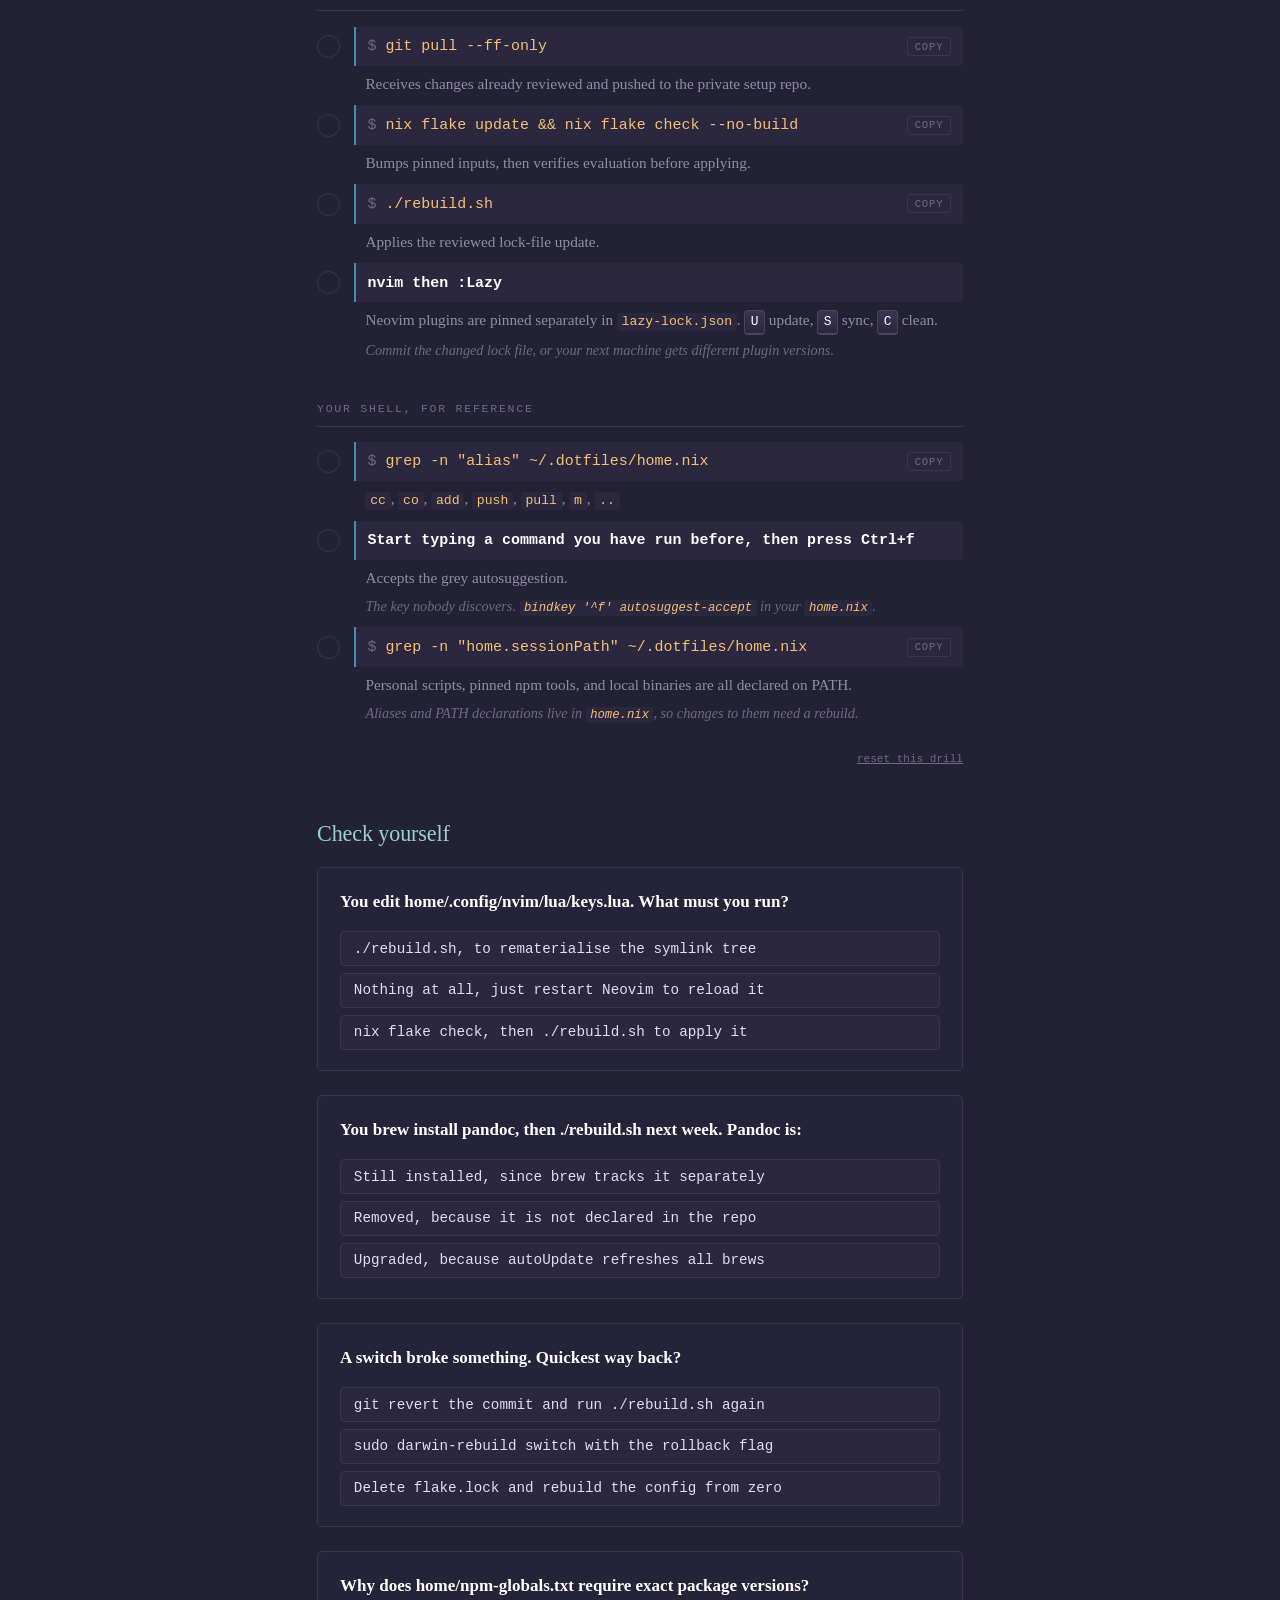
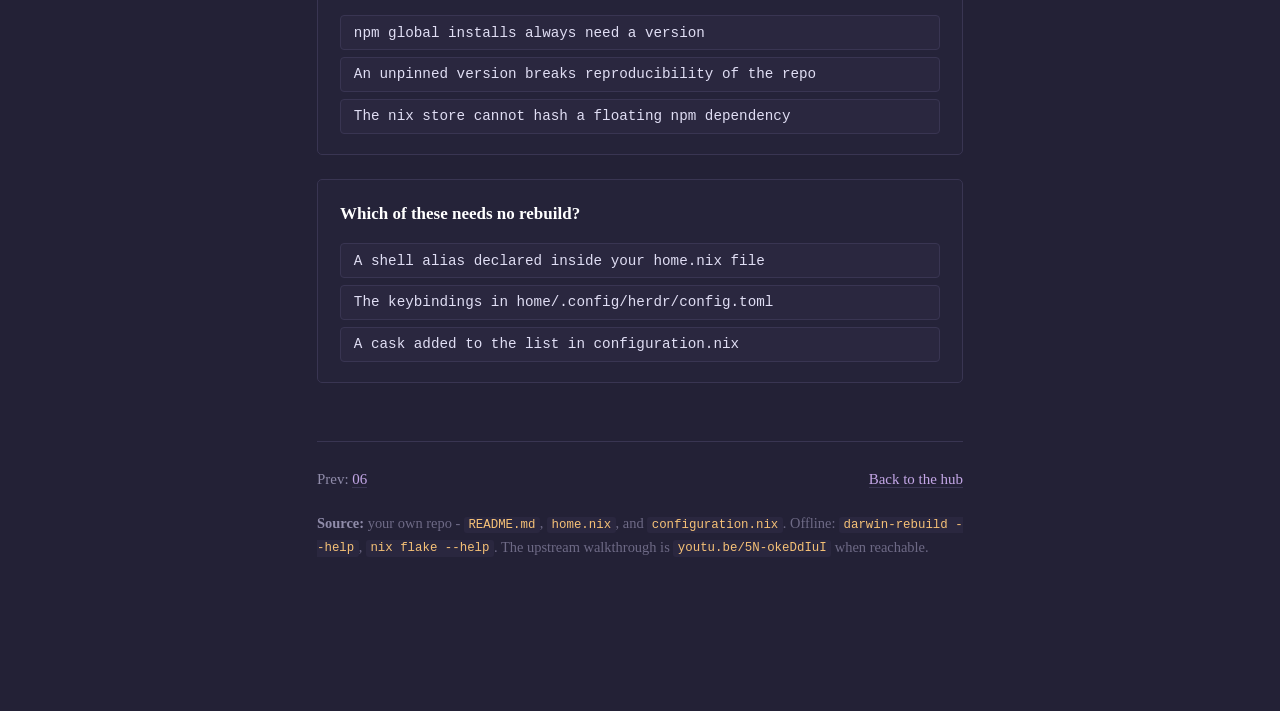
<file: terminal-mastery/lessons/0007-owning-the-machine.html>
<!DOCTYPE html>
<html lang="en">
<head>
<meta charset="utf-8">
<meta name="viewport" content="width=device-width, initial-scale=1">
<title>07 - Owning the machine</title>
<link rel="stylesheet" href="../assets/course.css">
</head>
<body>
<div class="page">

<p class="kicker">Lesson 07 &middot; Nix + dotfiles &middot; 12 min</p>
<h1>Owning the machine</h1>
<p class="standfirst">Declare the portable baseline, keep work-specific tools local, and
know exactly which edits need a rebuild.</p>

<div class="tldr">
<span class="label">Know this before you start</span>
<table>
  <tr><td><strong>The inversion</strong></td><td>edit a <code>.nix</code> file &rarr; <code>./rebuild.sh</code> &rarr; the machine matches the file</td></tr>
  <tr><td><code>configuration.nix</code></td><td>macOS defaults, Homebrew brews and casks</td></tr>
  <tr><td><code>home.nix</code></td><td>your packages, zsh, aliases, every symlink</td></tr>
  <tr><td><code>home/...</code></td><td>the real config files. <strong>Symlinked live - no rebuild needed.</strong></td></tr>
  <tr><td><strong>The boundary</strong></td><td><code>cleanup = "none"</code>: rebuilds install the baseline and preserve local brews.</td></tr>
</table>
</div>

<div id="drill"></div>

<h2>Check yourself</h2>
<div id="quiz"></div>

<div class="footer">
  <div class="nav">
    <span>Prev: <a href="0006-firstmate-captain.html">06</a></span>
    <span><a href="../index.html">Back to the hub</a></span>
  </div>
  <p class="source"><strong>Source:</strong> your own repo -
  <code>README.md</code>, <code>home.nix</code>, and <code>configuration.nix</code>.
  Offline: <code>darwin-rebuild --help</code>,
  <code>nix flake --help</code>. The upstream walkthrough is
  <code>youtu.be/5N-okeDdIuI</code> when reachable.</p>
</div>

</div>
<script src="../assets/questions.js"></script>
<script src="../assets/drill.js"></script>
<script src="../assets/quiz.js"></script>
<script>
renderDrill('drill', [
  { section: 'See what you are running' },
  { do: 'cd ~/.dotfiles && pwd -P', cmd: true,
    see: 'The real path of your private <code>mac-setup</code> checkout.' },
  { do: 'darwin-rebuild --list-generations | tail -5', cmd: true,
    see: 'Your switch history. Each one is still on disk and still bootable.' },
  { do: 'git remote -v', cmd: true,
    see: '<code>origin</code> points at <code>sandeepsalwan1/mac-setup</code>.' },
  { do: 'ls -la ~/.config/nvim', cmd: true,
    see: 'A symlink, not a copy. It points back into this repo.' },

  { section: 'Prove: config files need no rebuild' },
  { do: 'nvim ~/.dotfiles/home/.config/nvim/lua/vim_config.lua', cmd: true,
    see: 'You are editing the live config. This file IS <code>~/.config/nvim/lua/vim_config.lua</code>.' },
  { do: 'Change scrolloff = 16 to scrolloff = 3, then Esc, then :q', see: 'Saved.' },
  { do: 'nvim ~/.dotfiles/home.nix', cmd: true, see: 'Move the cursor around near the top or bottom.' },
  { do: 'Watch how close to the edge the cursor gets before scrolling', see: 'Three lines now, not sixteen. No rebuild was run.',
    note: 'That is <code>mkOutOfStoreSymlink</code>. The repo file and the live config are the same file.' },
  { do: 'Change it back to 16, Esc, :q', see: 'Restored.' },
  { do: 'nvim ~/.dotfiles/home/.config/herdr/config.toml', cmd: true, see: 'Same deal for Herdr.' },
  { do: 'Tab Shift+R', see: 'Reloads config.toml in the running server. Also no rebuild.' },

  { section: 'Prove: package declarations need a rebuild' },
  { do: 'nvim ~/.dotfiles/home.nix', cmd: true,
    see: 'The <code>home.packages</code> list holds portable command-line tools.' },
  { do: 'Add tree on its own line in home.packages, then Esc, then :q', see: 'The declaration is saved, but <code>tree</code> is not live yet.' },
  { do: 'git diff home.nix', cmd: true, see: 'One added package declaration.' },
  { do: 'nix flake check --no-build', cmd: true, see: 'Does it even build? Do this before every switch.' },
  { do: './rebuild.sh', cmd: true, see: 'Asks for sudo, then applies. <code>tree</code> is now installed.',
    note: 'The same rebuild also skips pinned agent tools that are already at the requested version.' },
  { do: 'which tree && darwin-rebuild --list-generations | tail -1', cmd: true, see: 'Installed, and you have a new generation.' },

  { section: 'Keep work-specific packages local' },
  { do: 'grep -n "cleanup\|autoUpdate" ~/.dotfiles/configuration.nix', cmd: true,
    see: '<code>cleanup = "none"</code> and <code>autoUpdate = false</code>.' },
  { do: 'brew leaves --installed-on-request', cmd: true,
    see: 'The Mac can have many tools beyond the small shared baseline.' },
  { do: './rebuild.sh', cmd: true, see: 'The baseline is applied without uninstalling those local tools.',
    note: 'A package belongs in Git only when every Mac using this setup should receive it.' },
  { do: 'Read your own rule: grep -n "Global installs" ~/.dotfiles/home/AGENTS.md', cmd: true,
    see: 'Portable baseline tools are declared; work-specific packages stay local and are never auto-recorded.',
    note: 'That file is symlinked into <code>~/.claude/CLAUDE.md</code>, <code>~/.codex/AGENTS.md</code> and opencode, so every agent you run already obeys it. Write a rule once, all three follow.' },

  { section: 'Undo a bad switch' },
  { do: 'sudo darwin-rebuild switch --rollback', cmd: true,
    see: 'Steps back to the previous generation immediately.',
    note: 'This is the real safety net, and the reason declaring your machine is worth the ceremony.' },
  { do: 'darwin-rebuild --list-generations | tail -3', cmd: true, see: 'Confirm which one you are on.' },
  { do: './rebuild.sh', cmd: true, see: 'Forward again, back to your repo\'s current state.' },
  { do: 'git restore home.nix && ./rebuild.sh', cmd: true, see: 'Drop the test <code>tree</code> declaration and return to the baseline.' },

  { section: 'Stay current' },
  { do: 'git pull --ff-only', cmd: true, see: 'Receives changes already reviewed and pushed to the private setup repo.' },
  { do: 'nix flake update && nix flake check --no-build', cmd: true, see: 'Bumps pinned inputs, then verifies evaluation before applying.' },
  { do: './rebuild.sh', cmd: true, see: 'Applies the reviewed lock-file update.' },
  { do: 'nvim then :Lazy', see: 'Neovim plugins are pinned separately in <code>lazy-lock.json</code>. <kbd>U</kbd> update, <kbd>S</kbd> sync, <kbd>C</kbd> clean.',
    note: 'Commit the changed lock file, or your next machine gets different plugin versions.' },

  { section: 'Your shell, for reference' },
  { do: 'grep -n "alias" ~/.dotfiles/home.nix', cmd: true,
    see: '<code>cc</code>, <code>co</code>, <code>add</code>, <code>push</code>, <code>pull</code>, <code>m</code>, <code>..</code>' },
  { do: 'Start typing a command you have run before, then press Ctrl+f', see: 'Accepts the grey autosuggestion.',
    note: 'The key nobody discovers. <code>bindkey \'^f\' autosuggest-accept</code> in your <code>home.nix</code>.' },
  { do: 'grep -n "home.sessionPath" ~/.dotfiles/home.nix', cmd: true,
    see: 'Personal scripts, pinned npm tools, and local binaries are all declared on PATH.',
    note: 'Aliases and PATH declarations live in <code>home.nix</code>, so changes to them need a rebuild.' }
]);

renderQuiz('quiz', QBANK.l7);
</script>
</body>
</html>
</file>
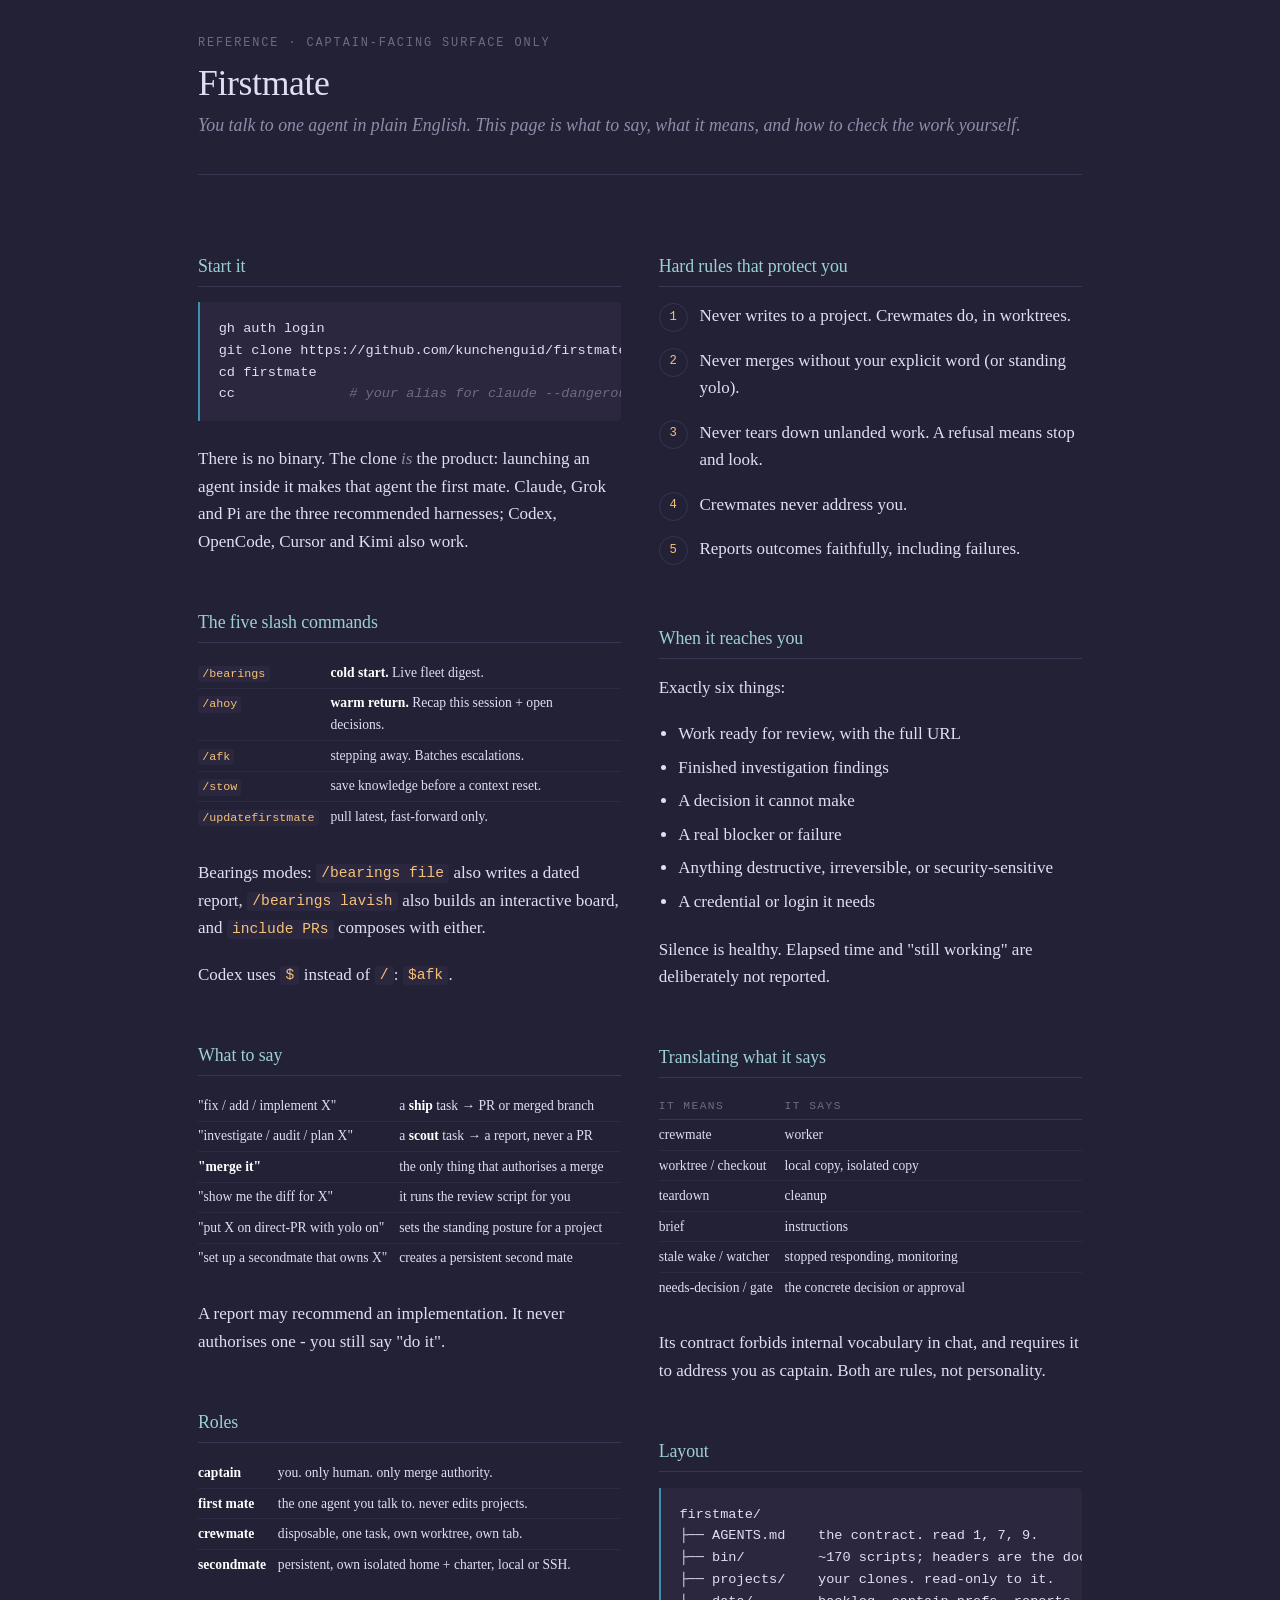
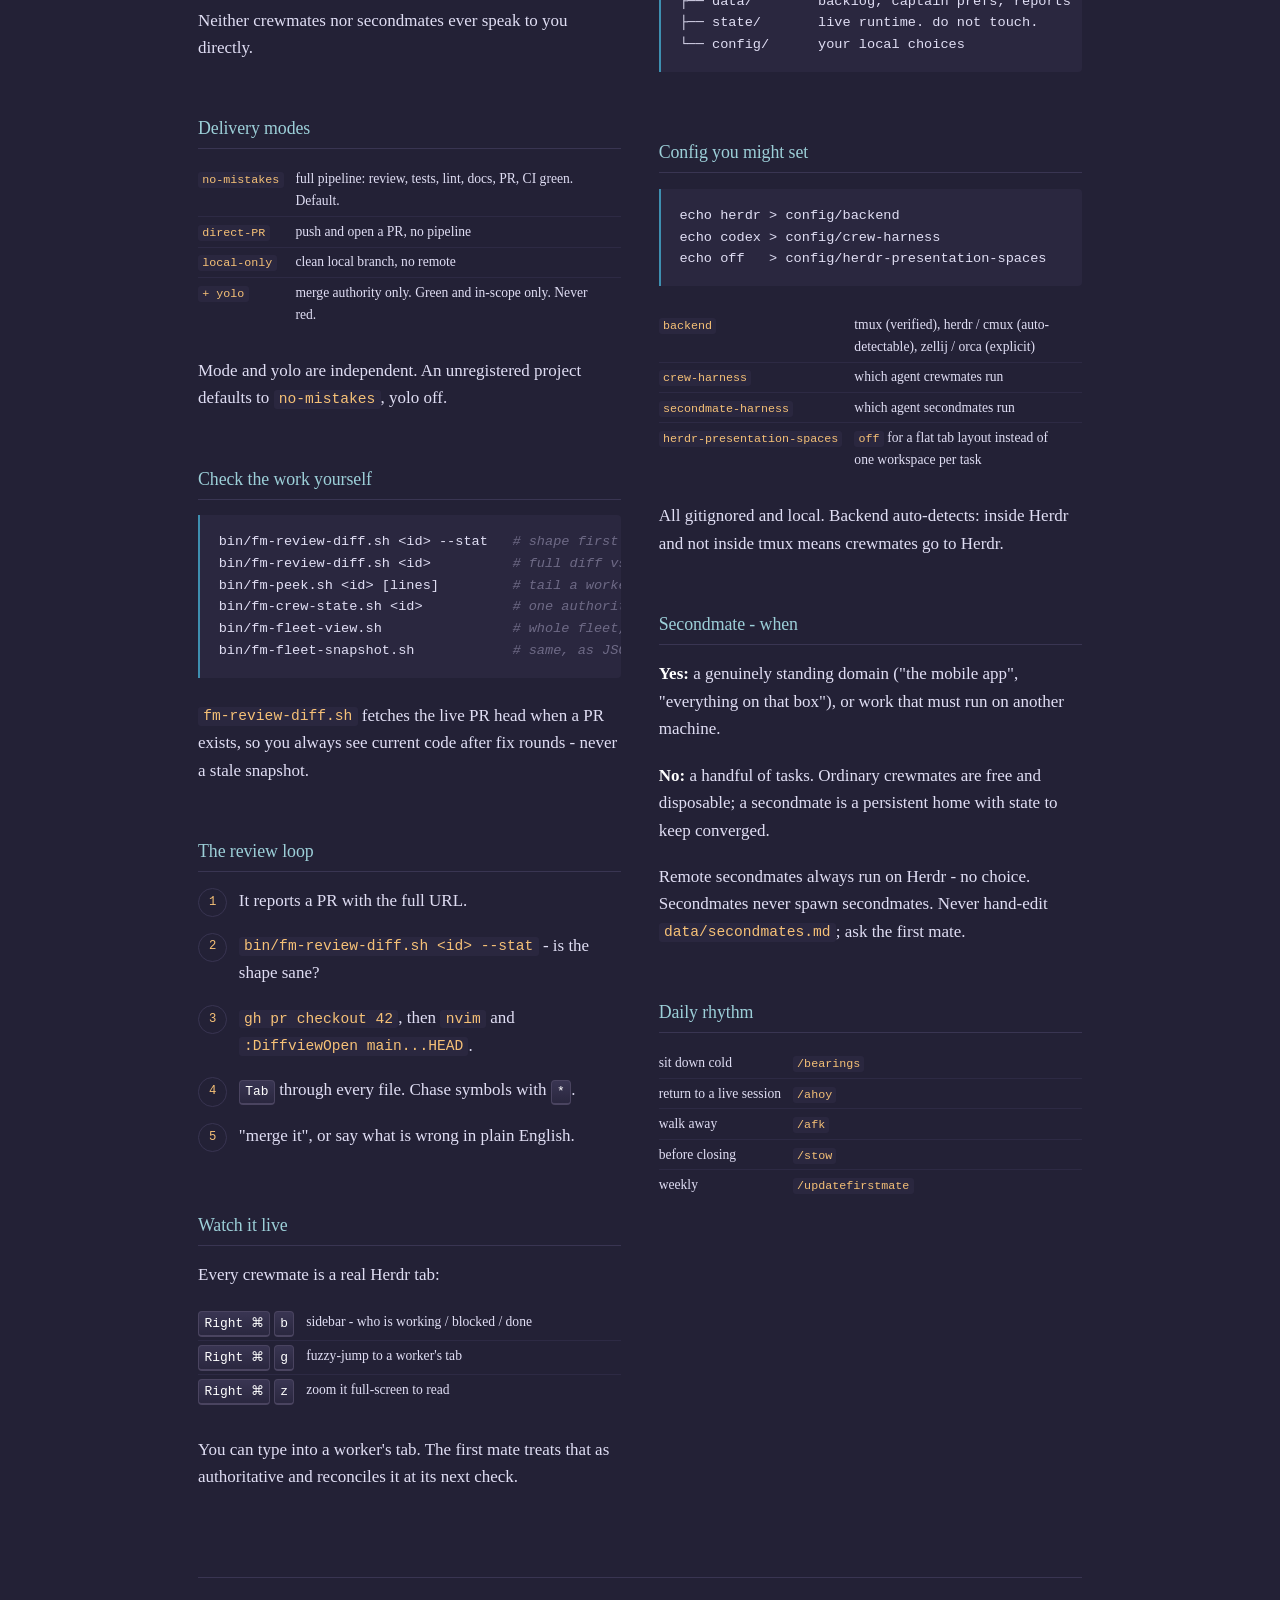
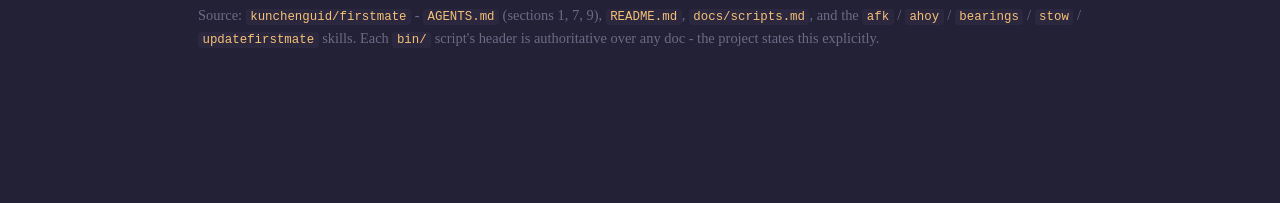
<file: terminal-mastery/reference/firstmate-cheatsheet.html>
<!DOCTYPE html>
<html lang="en">
<head>
<meta charset="utf-8">
<meta name="viewport" content="width=device-width, initial-scale=1">
<title>Firstmate cheat sheet</title>
<link rel="stylesheet" href="../assets/course.css">
</head>
<body class="card">
<div class="page">

<p class="kicker">Reference &middot; captain-facing surface only</p>
<h1>Firstmate</h1>
<p class="standfirst">You talk to one agent in plain English. This page is what to say,
what it means, and how to check the work yourself.</p>

<div class="cols">

<section>
<h2>Start it</h2>
<pre><code>gh auth login
git clone https://github.com/kunchenguid/firstmate
cd firstmate
cc              <span class="c"># your alias for claude --dangerously-skip-permissions</span></code></pre>
<p>There is no binary. The clone <em>is</em> the product: launching an agent inside it makes
that agent the first mate. Claude, Grok and Pi are the three recommended harnesses; Codex,
OpenCode, Cursor and Kimi also work.</p>
</section>

<section>
<h2>The five slash commands</h2>
<table>
  <tr><td><code>/bearings</code></td><td><strong>cold start.</strong> Live fleet digest.</td></tr>
  <tr><td><code>/ahoy</code></td><td><strong>warm return.</strong> Recap this session + open decisions.</td></tr>
  <tr><td><code>/afk</code></td><td>stepping away. Batches escalations.</td></tr>
  <tr><td><code>/stow</code></td><td>save knowledge before a context reset.</td></tr>
  <tr><td><code>/updatefirstmate</code></td><td>pull latest, fast-forward only.</td></tr>
</table>
<p>Bearings modes: <code>/bearings file</code> also writes a dated report,
<code>/bearings lavish</code> also builds an interactive board, and
<code>include PRs</code> composes with either.</p>
<p>Codex uses <code>$</code> instead of <code>/</code>: <code>$afk</code>.</p>
</section>

<section>
<h2>What to say</h2>
<table>
  <tr><td>"fix / add / implement X"</td><td>a <strong>ship</strong> task &rarr; PR or merged branch</td></tr>
  <tr><td>"investigate / audit / plan X"</td><td>a <strong>scout</strong> task &rarr; a report, never a PR</td></tr>
  <tr><td><strong>"merge it"</strong></td><td>the only thing that authorises a merge</td></tr>
  <tr><td>"show me the diff for X"</td><td>it runs the review script for you</td></tr>
  <tr><td>"put X on direct-PR with yolo on"</td><td>sets the standing posture for a project</td></tr>
  <tr><td>"set up a secondmate that owns X"</td><td>creates a persistent second mate</td></tr>
</table>
<p>A report may recommend an implementation. It never authorises one - you still say "do it".</p>
</section>

<section>
<h2>Roles</h2>
<table>
  <tr><td><strong>captain</strong></td><td>you. only human. only merge authority.</td></tr>
  <tr><td><strong>first mate</strong></td><td>the one agent you talk to. never edits projects.</td></tr>
  <tr><td><strong>crewmate</strong></td><td>disposable, one task, own worktree, own tab.</td></tr>
  <tr><td><strong>secondmate</strong></td><td>persistent, own isolated home + charter, local or SSH.</td></tr>
</table>
<p>Neither crewmates nor secondmates ever speak to you directly.</p>
</section>

<section>
<h2>Delivery modes</h2>
<table>
  <tr><td><code>no-mistakes</code></td><td>full pipeline: review, tests, lint, docs, PR, CI green. Default.</td></tr>
  <tr><td><code>direct-PR</code></td><td>push and open a PR, no pipeline</td></tr>
  <tr><td><code>local-only</code></td><td>clean local branch, no remote</td></tr>
  <tr><td><code>+ yolo</code></td><td>merge authority only. Green and in-scope only. Never red.</td></tr>
</table>
<p>Mode and yolo are independent. An unregistered project defaults to
<code>no-mistakes</code>, yolo off.</p>
</section>

<section>
<h2>Check the work yourself</h2>
<pre><code>bin/fm-review-diff.sh &lt;id&gt; --stat   <span class="c"># shape first</span>
bin/fm-review-diff.sh &lt;id&gt;          <span class="c"># full diff vs base</span>
bin/fm-peek.sh &lt;id&gt; [lines]         <span class="c"># tail a worker's terminal</span>
bin/fm-crew-state.sh &lt;id&gt;           <span class="c"># one authoritative status line</span>
bin/fm-fleet-view.sh                <span class="c"># whole fleet, readable</span>
bin/fm-fleet-snapshot.sh            <span class="c"># same, as JSON</span></code></pre>
<p><code>fm-review-diff.sh</code> fetches the live PR head when a PR exists, so you always
see current code after fix rounds - never a stale snapshot.</p>
</section>

<section>
<h2>The review loop</h2>
<ol class="steps">
<li>It reports a PR with the full URL.</li>
<li><code>bin/fm-review-diff.sh &lt;id&gt; --stat</code> - is the shape sane?</li>
<li><code>gh pr checkout 42</code>, then <code>nvim</code> and
<code>:DiffviewOpen main...HEAD</code>.</li>
<li><kbd>Tab</kbd> through every file. Chase symbols with <kbd>*</kbd>.</li>
<li>"merge it", or say what is wrong in plain English.</li>
</ol>
</section>

<section>
<h2>Watch it live</h2>
<p>Every crewmate is a real Herdr tab:</p>
<table>
  <tr><td><kbd>Right ⌘</kbd> <kbd>b</kbd></td><td>sidebar - who is working / blocked / done</td></tr>
  <tr><td><kbd>Right ⌘</kbd> <kbd>g</kbd></td><td>fuzzy-jump to a worker's tab</td></tr>
  <tr><td><kbd>Right ⌘</kbd> <kbd>z</kbd></td><td>zoom it full-screen to read</td></tr>
</table>
<p>You can type into a worker's tab. The first mate treats that as authoritative and
reconciles it at its next check.</p>
</section>

<section>
<h2>Hard rules that protect you</h2>
<ol class="steps">
<li>Never writes to a project. Crewmates do, in worktrees.</li>
<li>Never merges without your explicit word (or standing yolo).</li>
<li>Never tears down unlanded work. A refusal means stop and look.</li>
<li>Crewmates never address you.</li>
<li>Reports outcomes faithfully, including failures.</li>
</ol>
</section>

<section>
<h2>When it reaches you</h2>
<p>Exactly six things:</p>
<ul>
<li>Work ready for review, with the full URL</li>
<li>Finished investigation findings</li>
<li>A decision it cannot make</li>
<li>A real blocker or failure</li>
<li>Anything destructive, irreversible, or security-sensitive</li>
<li>A credential or login it needs</li>
</ul>
<p>Silence is healthy. Elapsed time and "still working" are deliberately not reported.</p>
</section>

<section>
<h2>Translating what it says</h2>
<table>
  <tr><th>It means</th><th>It says</th></tr>
  <tr><td>crewmate</td><td>worker</td></tr>
  <tr><td>worktree / checkout</td><td>local copy, isolated copy</td></tr>
  <tr><td>teardown</td><td>cleanup</td></tr>
  <tr><td>brief</td><td>instructions</td></tr>
  <tr><td>stale wake / watcher</td><td>stopped responding, monitoring</td></tr>
  <tr><td>needs-decision / gate</td><td>the concrete decision or approval</td></tr>
</table>
<p>Its contract forbids internal vocabulary in chat, and requires it to address you as
captain. Both are rules, not personality.</p>
</section>

<section>
<h2>Layout</h2>
<pre><code>firstmate/
├── AGENTS.md    the contract. read 1, 7, 9.
├── bin/         ~170 scripts; headers are the docs
├── projects/    your clones. read-only to it.
├── data/        backlog, captain prefs, reports
├── state/       live runtime. do not touch.
└── config/      your local choices</code></pre>
</section>

<section>
<h2>Config you might set</h2>
<pre><code>echo herdr &gt; config/backend
echo codex &gt; config/crew-harness
echo off   &gt; config/herdr-presentation-spaces</code></pre>
<table>
  <tr><td><code>backend</code></td><td>tmux (verified), herdr / cmux (auto-detectable), zellij / orca (explicit)</td></tr>
  <tr><td><code>crew-harness</code></td><td>which agent crewmates run</td></tr>
  <tr><td><code>secondmate-harness</code></td><td>which agent secondmates run</td></tr>
  <tr><td><code>herdr-presentation-spaces</code></td><td><code>off</code> for a flat tab layout instead of one workspace per task</td></tr>
</table>
<p>All gitignored and local. Backend auto-detects: inside Herdr and not inside tmux means
crewmates go to Herdr.</p>
</section>

<section>
<h2>Secondmate - when</h2>
<p><strong>Yes:</strong> a genuinely standing domain ("the mobile app", "everything on that
box"), or work that must run on another machine.</p>
<p><strong>No:</strong> a handful of tasks. Ordinary crewmates are free and disposable; a
secondmate is a persistent home with state to keep converged.</p>
<p>Remote secondmates always run on Herdr - no choice. Secondmates never spawn secondmates.
Never hand-edit <code>data/secondmates.md</code>; ask the first mate.</p>
</section>

<section>
<h2>Daily rhythm</h2>
<table>
  <tr><td>sit down cold</td><td><code>/bearings</code></td></tr>
  <tr><td>return to a live session</td><td><code>/ahoy</code></td></tr>
  <tr><td>walk away</td><td><code>/afk</code></td></tr>
  <tr><td>before closing</td><td><code>/stow</code></td></tr>
  <tr><td>weekly</td><td><code>/updatefirstmate</code></td></tr>
</table>
</section>

</div>

<div class="footer">
  <p class="source">Source: <code>kunchenguid/firstmate</code> - <code>AGENTS.md</code>
  (sections 1, 7, 9), <code>README.md</code>, <code>docs/scripts.md</code>, and the
  <code>afk</code> / <code>ahoy</code> / <code>bearings</code> / <code>stow</code> /
  <code>updatefirstmate</code> skills. Each <code>bin/</code> script's header is
  authoritative over any doc - the project states this explicitly.</p>
</div>

</div>
</body>
</html>
</file>
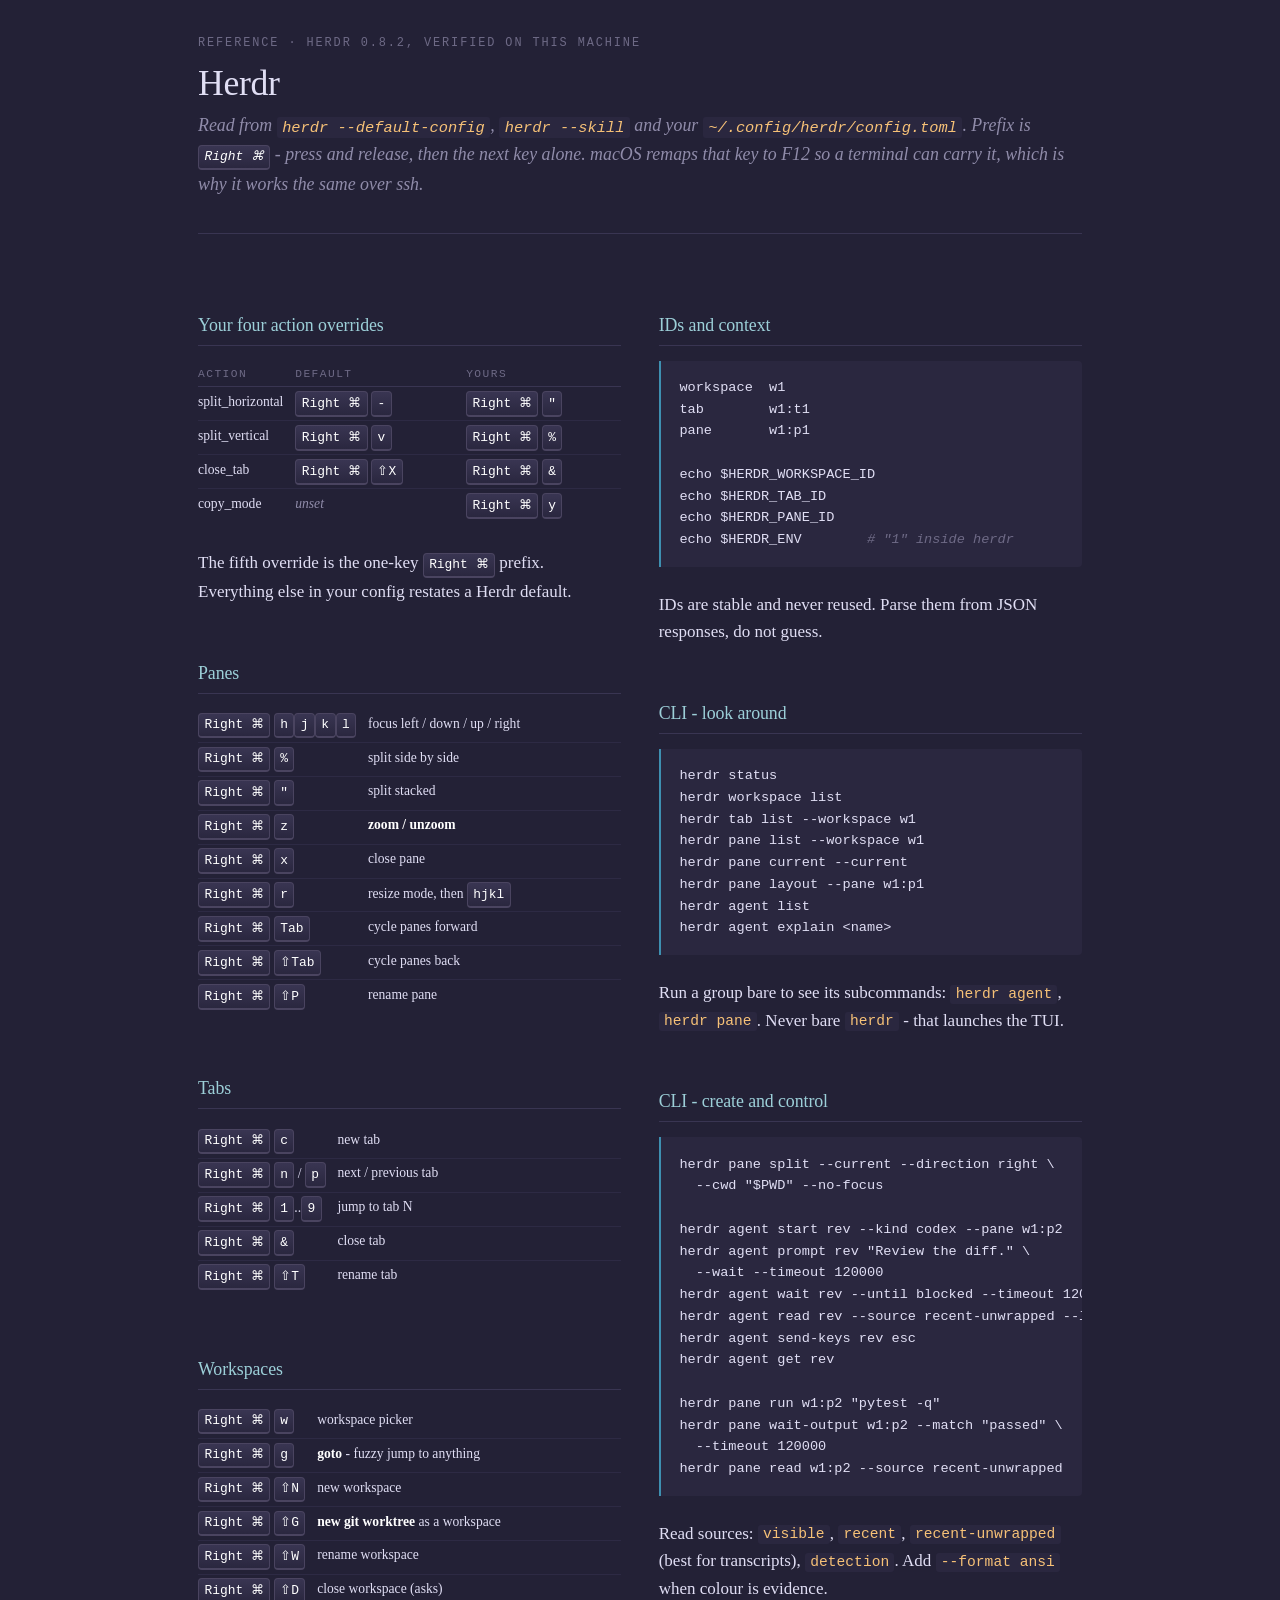
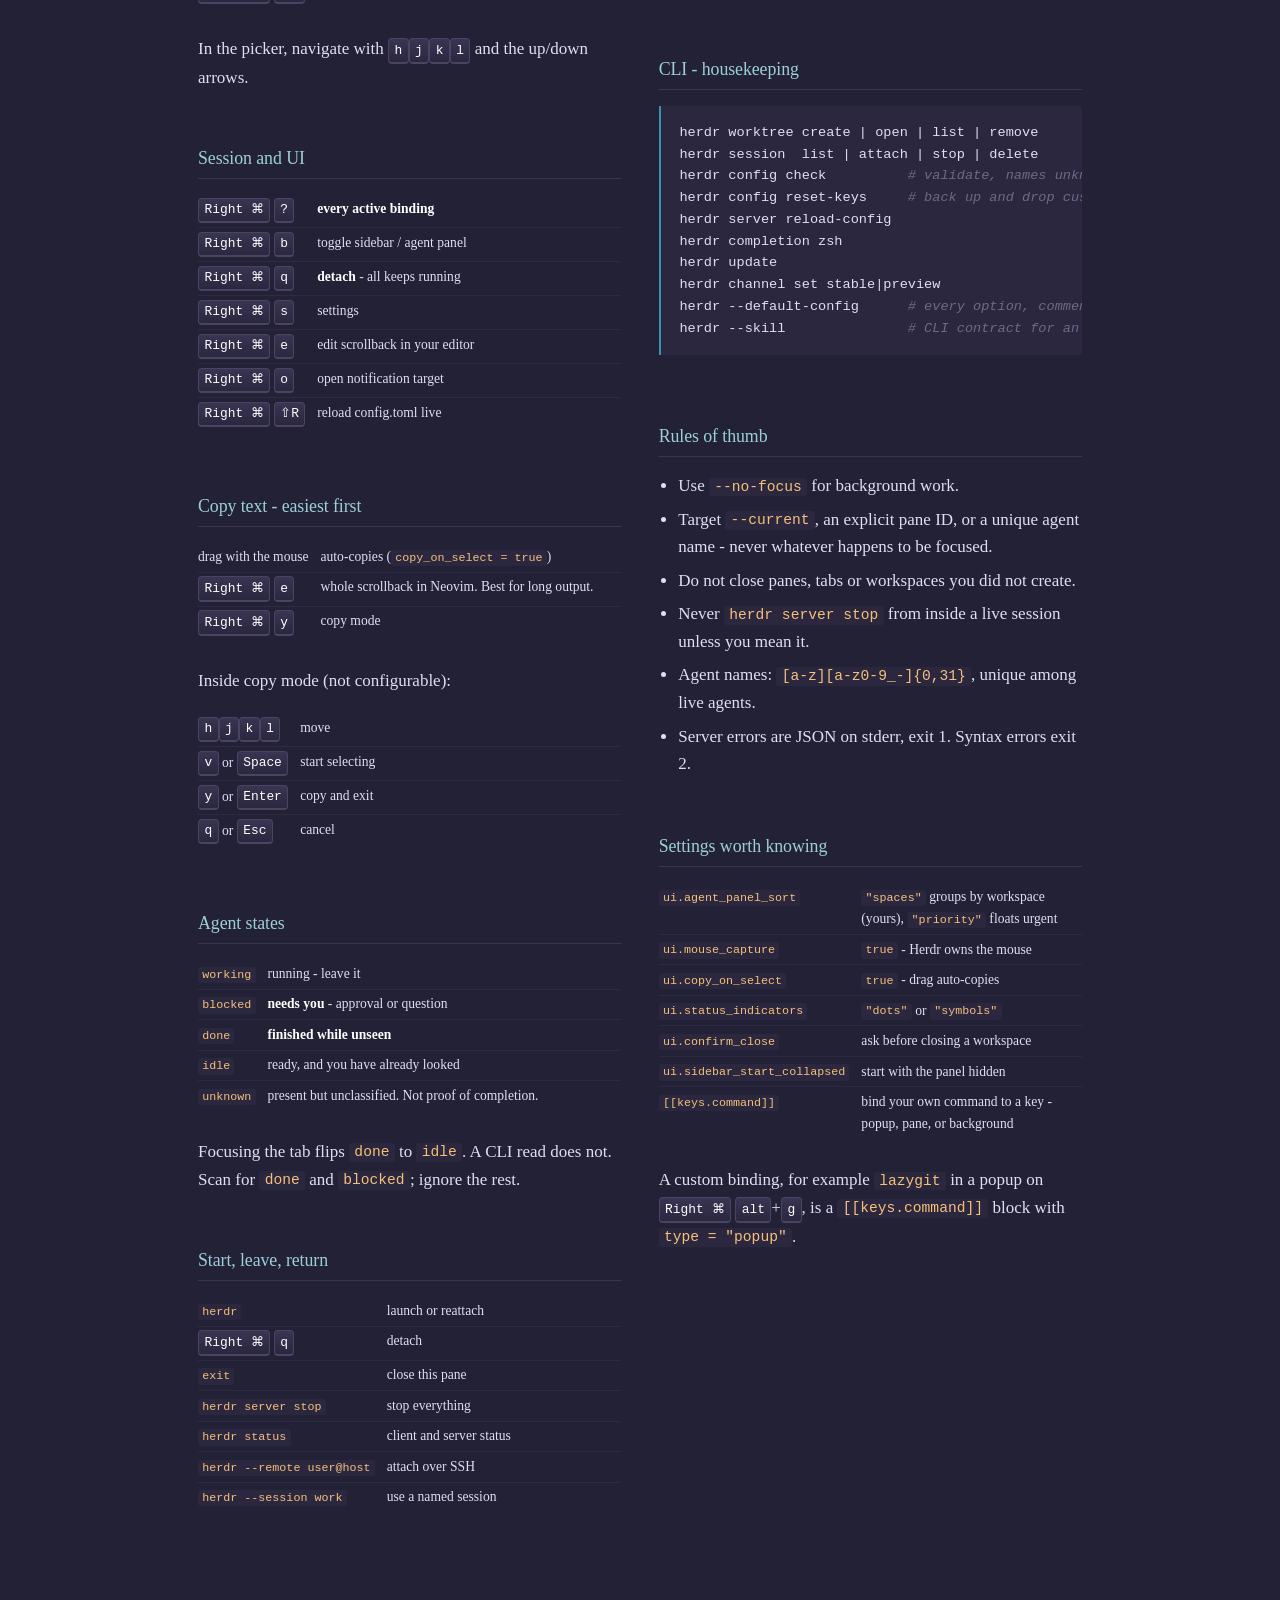
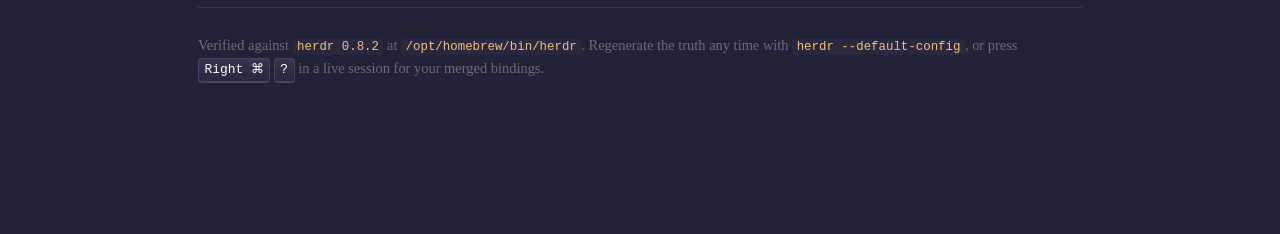
<file: terminal-mastery/reference/herdr-cheatsheet.html>
<!DOCTYPE html>
<html lang="en">
<head>
<meta charset="utf-8">
<meta name="viewport" content="width=device-width, initial-scale=1">
<title>Herdr cheat sheet</title>
<link rel="stylesheet" href="../assets/course.css">
</head>
<body class="card">
<div class="page">

<p class="kicker">Reference &middot; herdr 0.8.2, verified on this machine</p>
<h1>Herdr</h1>
<p class="standfirst">Read from <code>herdr --default-config</code>,
<code>herdr --skill</code> and your <code>~/.config/herdr/config.toml</code>. Prefix is
<kbd>Right ⌘</kbd> - press and release, then the
next key alone. macOS remaps that key to F12 so a terminal can carry it, which is
why it works the same over ssh.</p>

<div class="cols">

<section>
<h2>Your four action overrides</h2>
<table>
  <tr><th>Action</th><th>Default</th><th>Yours</th></tr>
  <tr><td>split_horizontal</td><td><kbd>Right ⌘</kbd> <kbd>-</kbd></td><td><kbd>Right ⌘</kbd> <kbd>"</kbd></td></tr>
  <tr><td>split_vertical</td><td><kbd>Right ⌘</kbd> <kbd>v</kbd></td><td><kbd>Right ⌘</kbd> <kbd>%</kbd></td></tr>
  <tr><td>close_tab</td><td><kbd>Right ⌘</kbd> <kbd>&#8679;X</kbd></td><td><kbd>Right ⌘</kbd> <kbd>&amp;</kbd></td></tr>
  <tr><td>copy_mode</td><td><em>unset</em></td><td><kbd>Right ⌘</kbd> <kbd>y</kbd></td></tr>
</table>
<p>The fifth override is the one-key <kbd>Right ⌘</kbd> prefix.
Everything else in your config restates a Herdr default.</p>
</section>

<section>
<h2>Panes</h2>
<table>
  <tr><td><kbd>Right ⌘</kbd> <kbd>h</kbd><kbd>j</kbd><kbd>k</kbd><kbd>l</kbd></td><td>focus left / down / up / right</td></tr>
  <tr><td><kbd>Right ⌘</kbd> <kbd>%</kbd></td><td>split side by side</td></tr>
  <tr><td><kbd>Right ⌘</kbd> <kbd>"</kbd></td><td>split stacked</td></tr>
  <tr><td><kbd>Right ⌘</kbd> <kbd>z</kbd></td><td><strong>zoom / unzoom</strong></td></tr>
  <tr><td><kbd>Right ⌘</kbd> <kbd>x</kbd></td><td>close pane</td></tr>
  <tr><td><kbd>Right ⌘</kbd> <kbd>r</kbd></td><td>resize mode, then <kbd>hjkl</kbd></td></tr>
  <tr><td><kbd>Right ⌘</kbd> <kbd>Tab</kbd></td><td>cycle panes forward</td></tr>
  <tr><td><kbd>Right ⌘</kbd> <kbd>&#8679;Tab</kbd></td><td>cycle panes back</td></tr>
  <tr><td><kbd>Right ⌘</kbd> <kbd>&#8679;P</kbd></td><td>rename pane</td></tr>
</table>
</section>

<section>
<h2>Tabs</h2>
<table>
  <tr><td><kbd>Right ⌘</kbd> <kbd>c</kbd></td><td>new tab</td></tr>
  <tr><td><kbd>Right ⌘</kbd> <kbd>n</kbd> / <kbd>p</kbd></td><td>next / previous tab</td></tr>
  <tr><td><kbd>Right ⌘</kbd> <kbd>1</kbd>..<kbd>9</kbd></td><td>jump to tab N</td></tr>
  <tr><td><kbd>Right ⌘</kbd> <kbd>&amp;</kbd></td><td>close tab</td></tr>
  <tr><td><kbd>Right ⌘</kbd> <kbd>&#8679;T</kbd></td><td>rename tab</td></tr>
</table>
</section>

<section>
<h2>Workspaces</h2>
<table>
  <tr><td><kbd>Right ⌘</kbd> <kbd>w</kbd></td><td>workspace picker</td></tr>
  <tr><td><kbd>Right ⌘</kbd> <kbd>g</kbd></td><td><strong>goto</strong> - fuzzy jump to anything</td></tr>
  <tr><td><kbd>Right ⌘</kbd> <kbd>&#8679;N</kbd></td><td>new workspace</td></tr>
  <tr><td><kbd>Right ⌘</kbd> <kbd>&#8679;G</kbd></td><td><strong>new git worktree</strong> as a workspace</td></tr>
  <tr><td><kbd>Right ⌘</kbd> <kbd>&#8679;W</kbd></td><td>rename workspace</td></tr>
  <tr><td><kbd>Right ⌘</kbd> <kbd>&#8679;D</kbd></td><td>close workspace (asks)</td></tr>
</table>
<p>In the picker, navigate with <kbd>h</kbd><kbd>j</kbd><kbd>k</kbd><kbd>l</kbd> and the
up/down arrows.</p>
</section>

<section>
<h2>Session and UI</h2>
<table>
  <tr><td><kbd>Right ⌘</kbd> <kbd>?</kbd></td><td><strong>every active binding</strong></td></tr>
  <tr><td><kbd>Right ⌘</kbd> <kbd>b</kbd></td><td>toggle sidebar / agent panel</td></tr>
  <tr><td><kbd>Right ⌘</kbd> <kbd>q</kbd></td><td><strong>detach</strong> - all keeps running</td></tr>
  <tr><td><kbd>Right ⌘</kbd> <kbd>s</kbd></td><td>settings</td></tr>
  <tr><td><kbd>Right ⌘</kbd> <kbd>e</kbd></td><td>edit scrollback in your editor</td></tr>
  <tr><td><kbd>Right ⌘</kbd> <kbd>o</kbd></td><td>open notification target</td></tr>
  <tr><td><kbd>Right ⌘</kbd> <kbd>&#8679;R</kbd></td><td>reload config.toml live</td></tr>
</table>
</section>

<section>
<h2>Copy text - easiest first</h2>
<table>
  <tr><td>drag with the mouse</td><td>auto-copies (<code>copy_on_select = true</code>)</td></tr>
  <tr><td><kbd>Right ⌘</kbd> <kbd>e</kbd></td><td>whole scrollback in Neovim. Best for long output.</td></tr>
  <tr><td><kbd>Right ⌘</kbd> <kbd>y</kbd></td><td>copy mode</td></tr>
</table>
<p>Inside copy mode (not configurable):</p>
<table>
  <tr><td><kbd>h</kbd><kbd>j</kbd><kbd>k</kbd><kbd>l</kbd></td><td>move</td></tr>
  <tr><td><kbd>v</kbd> or <kbd>Space</kbd></td><td>start selecting</td></tr>
  <tr><td><kbd>y</kbd> or <kbd>Enter</kbd></td><td>copy and exit</td></tr>
  <tr><td><kbd>q</kbd> or <kbd>Esc</kbd></td><td>cancel</td></tr>
</table>
</section>

<section>
<h2>Agent states</h2>
<table>
  <tr><td><code>working</code></td><td>running - leave it</td></tr>
  <tr><td><code>blocked</code></td><td><strong>needs you</strong> - approval or question</td></tr>
  <tr><td><code>done</code></td><td><strong>finished while unseen</strong></td></tr>
  <tr><td><code>idle</code></td><td>ready, and you have already looked</td></tr>
  <tr><td><code>unknown</code></td><td>present but unclassified. Not proof of completion.</td></tr>
</table>
<p>Focusing the tab flips <code>done</code> to <code>idle</code>. A CLI read does not. Scan
for <code>done</code> and <code>blocked</code>; ignore the rest.</p>
</section>

<section>
<h2>Start, leave, return</h2>
<table>
  <tr><td><code>herdr</code></td><td>launch or reattach</td></tr>
  <tr><td><kbd>Right ⌘</kbd> <kbd>q</kbd></td><td>detach</td></tr>
  <tr><td><code>exit</code></td><td>close this pane</td></tr>
  <tr><td><code>herdr server stop</code></td><td>stop everything</td></tr>
  <tr><td><code>herdr status</code></td><td>client and server status</td></tr>
  <tr><td><code>herdr --remote user@host</code></td><td>attach over SSH</td></tr>
  <tr><td><code>herdr --session work</code></td><td>use a named session</td></tr>
</table>
</section>

<section>
<h2>IDs and context</h2>
<pre><code>workspace  w1
tab        w1:t1
pane       w1:p1

echo $HERDR_WORKSPACE_ID
echo $HERDR_TAB_ID
echo $HERDR_PANE_ID
echo $HERDR_ENV        <span class="c"># "1" inside herdr</span></code></pre>
<p>IDs are stable and never reused. Parse them from JSON responses, do not guess.</p>
</section>

<section>
<h2>CLI - look around</h2>
<pre><code>herdr status
herdr workspace list
herdr tab list --workspace w1
herdr pane list --workspace w1
herdr pane current --current
herdr pane layout --pane w1:p1
herdr agent list
herdr agent explain &lt;name&gt;</code></pre>
<p>Run a group bare to see its subcommands: <code>herdr agent</code>,
<code>herdr pane</code>. Never bare <code>herdr</code> - that launches the TUI.</p>
</section>

<section>
<h2>CLI - create and control</h2>
<pre><code>herdr pane split --current --direction right \
  --cwd "$PWD" --no-focus

herdr agent start rev --kind codex --pane w1:p2
herdr agent prompt rev "Review the diff." \
  --wait --timeout 120000
herdr agent wait rev --until blocked --timeout 120000
herdr agent read rev --source recent-unwrapped --lines 120
herdr agent send-keys rev esc
herdr agent get rev

herdr pane run w1:p2 "pytest -q"
herdr pane wait-output w1:p2 --match "passed" \
  --timeout 120000
herdr pane read w1:p2 --source recent-unwrapped</code></pre>
<p>Read sources: <code>visible</code>, <code>recent</code>,
<code>recent-unwrapped</code> (best for transcripts), <code>detection</code>. Add
<code>--format ansi</code> when colour is evidence.</p>
</section>

<section>
<h2>CLI - housekeeping</h2>
<pre><code>herdr worktree create | open | list | remove
herdr session  list | attach | stop | delete
herdr config check          <span class="c"># validate, names unknown keys</span>
herdr config reset-keys     <span class="c"># back up and drop custom binds</span>
herdr server reload-config
herdr completion zsh
herdr update
herdr channel set stable|preview
herdr --default-config      <span class="c"># every option, commented</span>
herdr --skill               <span class="c"># CLI contract for an agent</span></code></pre>
</section>

<section>
<h2>Rules of thumb</h2>
<ul>
<li>Use <code>--no-focus</code> for background work.</li>
<li>Target <code>--current</code>, an explicit pane ID, or a unique agent name - never
whatever happens to be focused.</li>
<li>Do not close panes, tabs or workspaces you did not create.</li>
<li>Never <code>herdr server stop</code> from inside a live session unless you mean it.</li>
<li>Agent names: <code>[a-z][a-z0-9_-]{0,31}</code>, unique among live agents.</li>
<li>Server errors are JSON on stderr, exit 1. Syntax errors exit 2.</li>
</ul>
</section>

<section>
<h2>Settings worth knowing</h2>
<table>
  <tr><td><code>ui.agent_panel_sort</code></td><td><code>"spaces"</code> groups by workspace (yours), <code>"priority"</code> floats urgent</td></tr>
  <tr><td><code>ui.mouse_capture</code></td><td><code>true</code> - Herdr owns the mouse</td></tr>
  <tr><td><code>ui.copy_on_select</code></td><td><code>true</code> - drag auto-copies</td></tr>
  <tr><td><code>ui.status_indicators</code></td><td><code>"dots"</code> or <code>"symbols"</code></td></tr>
  <tr><td><code>ui.confirm_close</code></td><td>ask before closing a workspace</td></tr>
  <tr><td><code>ui.sidebar_start_collapsed</code></td><td>start with the panel hidden</td></tr>
  <tr><td><code>[[keys.command]]</code></td><td>bind your own command to a key - popup, pane, or background</td></tr>
</table>
<p>A custom binding, for example <code>lazygit</code> in a popup on
<kbd>Right ⌘</kbd> <kbd>alt</kbd>+<kbd>g</kbd>, is a <code>[[keys.command]]</code> block with
<code>type = "popup"</code>.</p>
</section>

</div>

<div class="footer">
  <p class="source">Verified against <code>herdr 0.8.2</code> at
  <code>/opt/homebrew/bin/herdr</code>. Regenerate the truth any time with
  <code>herdr --default-config</code>, or press <kbd>Right ⌘</kbd> <kbd>?</kbd> in a live
  session for your merged bindings.</p>
</div>

</div>
</body>
</html>
</file>
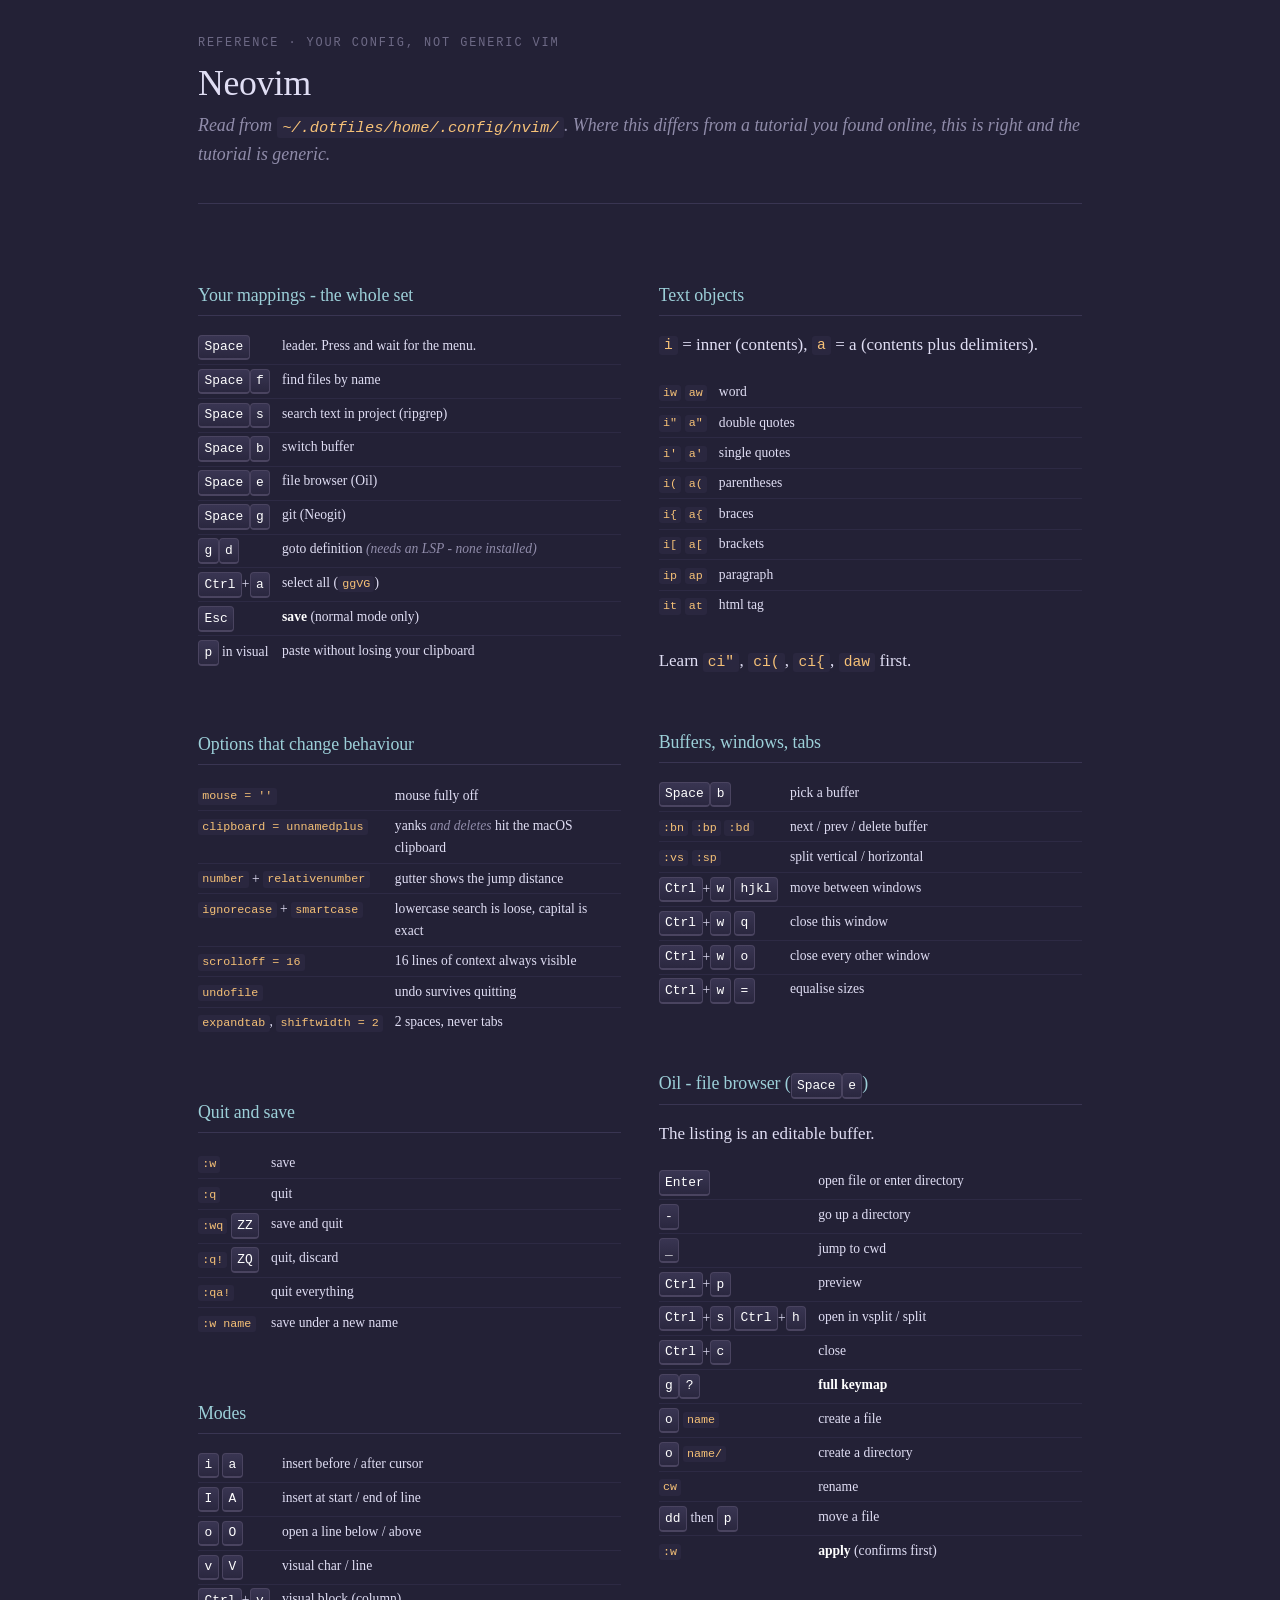
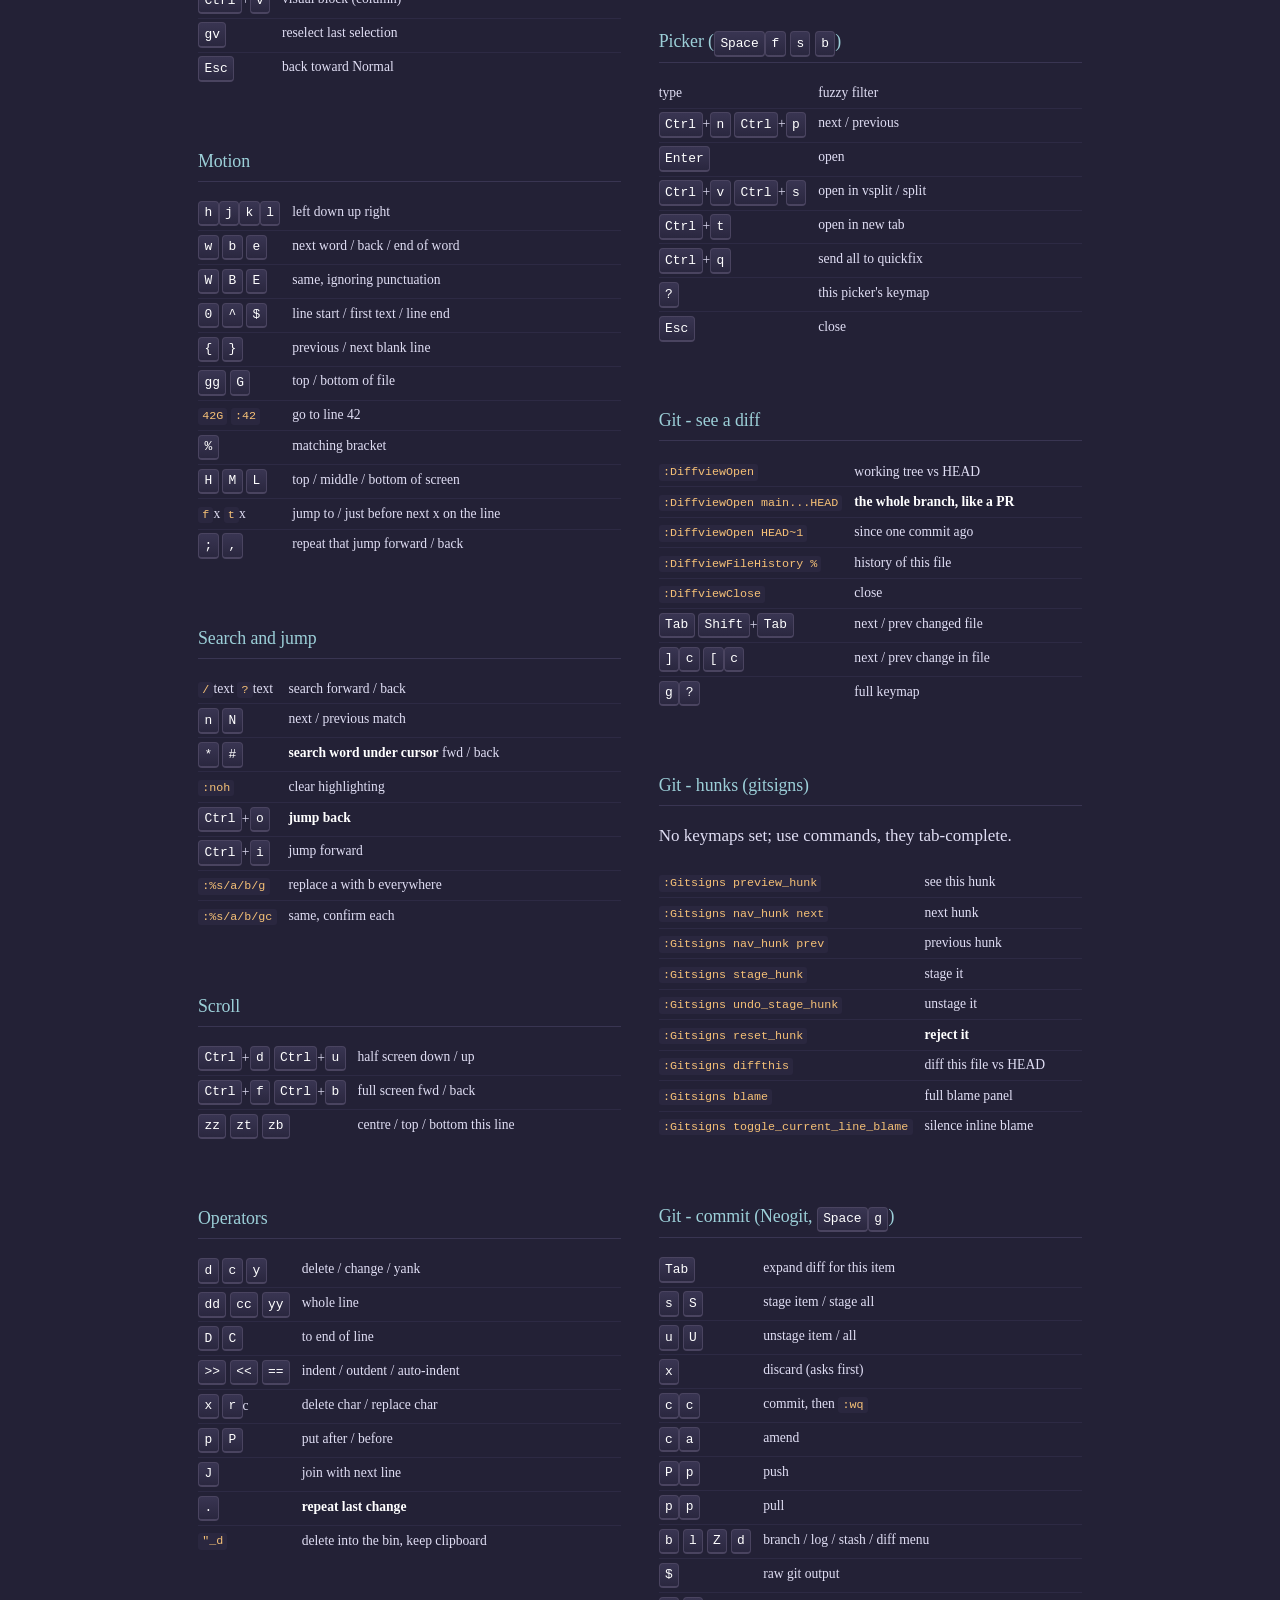
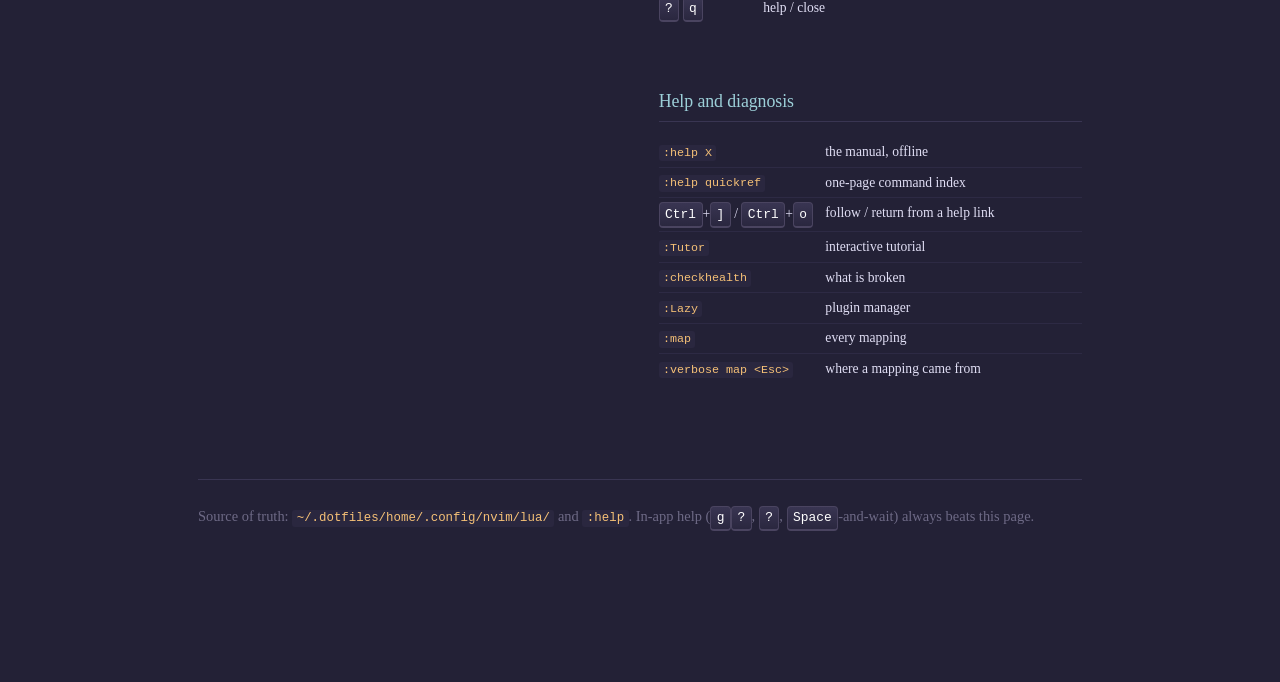
<file: terminal-mastery/reference/nvim-cheatsheet.html>
<!DOCTYPE html>
<html lang="en">
<head>
<meta charset="utf-8">
<meta name="viewport" content="width=device-width, initial-scale=1">
<title>Neovim cheat sheet</title>
<link rel="stylesheet" href="../assets/course.css">
</head>
<body class="card">
<div class="page">

<p class="kicker">Reference &middot; your config, not generic Vim</p>
<h1>Neovim</h1>
<p class="standfirst">Read from <code>~/.dotfiles/home/.config/nvim/</code>. Where this
differs from a tutorial you found online, this is right and the tutorial is generic.</p>

<div class="cols">

<section>
<h2>Your mappings - the whole set</h2>
<table>
  <tr><td><kbd>Space</kbd></td><td>leader. Press and wait for the menu.</td></tr>
  <tr><td><kbd>Space</kbd><kbd>f</kbd></td><td>find files by name</td></tr>
  <tr><td><kbd>Space</kbd><kbd>s</kbd></td><td>search text in project (ripgrep)</td></tr>
  <tr><td><kbd>Space</kbd><kbd>b</kbd></td><td>switch buffer</td></tr>
  <tr><td><kbd>Space</kbd><kbd>e</kbd></td><td>file browser (Oil)</td></tr>
  <tr><td><kbd>Space</kbd><kbd>g</kbd></td><td>git (Neogit)</td></tr>
  <tr><td><kbd>g</kbd><kbd>d</kbd></td><td>goto definition <em>(needs an LSP - none installed)</em></td></tr>
  <tr><td><kbd>Ctrl</kbd>+<kbd>a</kbd></td><td>select all (<code>ggVG</code>)</td></tr>
  <tr><td><kbd>Esc</kbd></td><td><strong>save</strong> (normal mode only)</td></tr>
  <tr><td><kbd>p</kbd> in visual</td><td>paste without losing your clipboard</td></tr>
</table>
</section>

<section>
<h2>Options that change behaviour</h2>
<table>
  <tr><td><code>mouse = ''</code></td><td>mouse fully off</td></tr>
  <tr><td><code>clipboard = unnamedplus</code></td><td>yanks <em>and deletes</em> hit the macOS clipboard</td></tr>
  <tr><td><code>number</code> + <code>relativenumber</code></td><td>gutter shows the jump distance</td></tr>
  <tr><td><code>ignorecase</code> + <code>smartcase</code></td><td>lowercase search is loose, capital is exact</td></tr>
  <tr><td><code>scrolloff = 16</code></td><td>16 lines of context always visible</td></tr>
  <tr><td><code>undofile</code></td><td>undo survives quitting</td></tr>
  <tr><td><code>expandtab</code>, <code>shiftwidth = 2</code></td><td>2 spaces, never tabs</td></tr>
</table>
</section>

<section>
<h2>Quit and save</h2>
<table>
  <tr><td><code>:w</code></td><td>save</td></tr>
  <tr><td><code>:q</code></td><td>quit</td></tr>
  <tr><td><code>:wq</code> <kbd>ZZ</kbd></td><td>save and quit</td></tr>
  <tr><td><code>:q!</code> <kbd>ZQ</kbd></td><td>quit, discard</td></tr>
  <tr><td><code>:qa!</code></td><td>quit everything</td></tr>
  <tr><td><code>:w name</code></td><td>save under a new name</td></tr>
</table>
</section>

<section>
<h2>Modes</h2>
<table>
  <tr><td><kbd>i</kbd> <kbd>a</kbd></td><td>insert before / after cursor</td></tr>
  <tr><td><kbd>I</kbd> <kbd>A</kbd></td><td>insert at start / end of line</td></tr>
  <tr><td><kbd>o</kbd> <kbd>O</kbd></td><td>open a line below / above</td></tr>
  <tr><td><kbd>v</kbd> <kbd>V</kbd></td><td>visual char / line</td></tr>
  <tr><td><kbd>Ctrl</kbd>+<kbd>v</kbd></td><td>visual block (column)</td></tr>
  <tr><td><kbd>gv</kbd></td><td>reselect last selection</td></tr>
  <tr><td><kbd>Esc</kbd></td><td>back toward Normal</td></tr>
</table>
</section>

<section>
<h2>Motion</h2>
<table>
  <tr><td><kbd>h</kbd><kbd>j</kbd><kbd>k</kbd><kbd>l</kbd></td><td>left down up right</td></tr>
  <tr><td><kbd>w</kbd> <kbd>b</kbd> <kbd>e</kbd></td><td>next word / back / end of word</td></tr>
  <tr><td><kbd>W</kbd> <kbd>B</kbd> <kbd>E</kbd></td><td>same, ignoring punctuation</td></tr>
  <tr><td><kbd>0</kbd> <kbd>^</kbd> <kbd>$</kbd></td><td>line start / first text / line end</td></tr>
  <tr><td><kbd>{</kbd> <kbd>}</kbd></td><td>previous / next blank line</td></tr>
  <tr><td><kbd>gg</kbd> <kbd>G</kbd></td><td>top / bottom of file</td></tr>
  <tr><td><code>42G</code> <code>:42</code></td><td>go to line 42</td></tr>
  <tr><td><kbd>%</kbd></td><td>matching bracket</td></tr>
  <tr><td><kbd>H</kbd> <kbd>M</kbd> <kbd>L</kbd></td><td>top / middle / bottom of screen</td></tr>
  <tr><td><code>f</code>x <code>t</code>x</td><td>jump to / just before next x on the line</td></tr>
  <tr><td><kbd>;</kbd> <kbd>,</kbd></td><td>repeat that jump forward / back</td></tr>
</table>
</section>

<section>
<h2>Search and jump</h2>
<table>
  <tr><td><code>/</code>text <code>?</code>text</td><td>search forward / back</td></tr>
  <tr><td><kbd>n</kbd> <kbd>N</kbd></td><td>next / previous match</td></tr>
  <tr><td><kbd>*</kbd> <kbd>#</kbd></td><td><strong>search word under cursor</strong> fwd / back</td></tr>
  <tr><td><code>:noh</code></td><td>clear highlighting</td></tr>
  <tr><td><kbd>Ctrl</kbd>+<kbd>o</kbd></td><td><strong>jump back</strong></td></tr>
  <tr><td><kbd>Ctrl</kbd>+<kbd>i</kbd></td><td>jump forward</td></tr>
  <tr><td><code>:%s/a/b/g</code></td><td>replace a with b everywhere</td></tr>
  <tr><td><code>:%s/a/b/gc</code></td><td>same, confirm each</td></tr>
</table>
</section>

<section>
<h2>Scroll</h2>
<table>
  <tr><td><kbd>Ctrl</kbd>+<kbd>d</kbd> <kbd>Ctrl</kbd>+<kbd>u</kbd></td><td>half screen down / up</td></tr>
  <tr><td><kbd>Ctrl</kbd>+<kbd>f</kbd> <kbd>Ctrl</kbd>+<kbd>b</kbd></td><td>full screen fwd / back</td></tr>
  <tr><td><kbd>zz</kbd> <kbd>zt</kbd> <kbd>zb</kbd></td><td>centre / top / bottom this line</td></tr>
</table>
</section>

<section>
<h2>Operators</h2>
<table>
  <tr><td><kbd>d</kbd> <kbd>c</kbd> <kbd>y</kbd></td><td>delete / change / yank</td></tr>
  <tr><td><kbd>dd</kbd> <kbd>cc</kbd> <kbd>yy</kbd></td><td>whole line</td></tr>
  <tr><td><kbd>D</kbd> <kbd>C</kbd></td><td>to end of line</td></tr>
  <tr><td><kbd>&gt;&gt;</kbd> <kbd>&lt;&lt;</kbd> <kbd>==</kbd></td><td>indent / outdent / auto-indent</td></tr>
  <tr><td><kbd>x</kbd> <kbd>r</kbd>c</td><td>delete char / replace char</td></tr>
  <tr><td><kbd>p</kbd> <kbd>P</kbd></td><td>put after / before</td></tr>
  <tr><td><kbd>J</kbd></td><td>join with next line</td></tr>
  <tr><td><kbd>.</kbd></td><td><strong>repeat last change</strong></td></tr>
  <tr><td><code>"_d</code></td><td>delete into the bin, keep clipboard</td></tr>
</table>
</section>

<section>
<h2>Text objects</h2>
<p><code>i</code> = inner (contents), <code>a</code> = a (contents plus delimiters).</p>
<table>
  <tr><td><code>iw</code> <code>aw</code></td><td>word</td></tr>
  <tr><td><code>i"</code> <code>a"</code></td><td>double quotes</td></tr>
  <tr><td><code>i'</code> <code>a'</code></td><td>single quotes</td></tr>
  <tr><td><code>i(</code> <code>a(</code></td><td>parentheses</td></tr>
  <tr><td><code>i{</code> <code>a{</code></td><td>braces</td></tr>
  <tr><td><code>i[</code> <code>a[</code></td><td>brackets</td></tr>
  <tr><td><code>ip</code> <code>ap</code></td><td>paragraph</td></tr>
  <tr><td><code>it</code> <code>at</code></td><td>html tag</td></tr>
</table>
<p>Learn <code>ci"</code>, <code>ci(</code>, <code>ci{</code>, <code>daw</code> first.</p>
</section>

<section>
<h2>Buffers, windows, tabs</h2>
<table>
  <tr><td><kbd>Space</kbd><kbd>b</kbd></td><td>pick a buffer</td></tr>
  <tr><td><code>:bn</code> <code>:bp</code> <code>:bd</code></td><td>next / prev / delete buffer</td></tr>
  <tr><td><code>:vs</code> <code>:sp</code></td><td>split vertical / horizontal</td></tr>
  <tr><td><kbd>Ctrl</kbd>+<kbd>w</kbd> <kbd>hjkl</kbd></td><td>move between windows</td></tr>
  <tr><td><kbd>Ctrl</kbd>+<kbd>w</kbd> <kbd>q</kbd></td><td>close this window</td></tr>
  <tr><td><kbd>Ctrl</kbd>+<kbd>w</kbd> <kbd>o</kbd></td><td>close every other window</td></tr>
  <tr><td><kbd>Ctrl</kbd>+<kbd>w</kbd> <kbd>=</kbd></td><td>equalise sizes</td></tr>
</table>
</section>

<section>
<h2>Oil - file browser (<kbd>Space</kbd><kbd>e</kbd>)</h2>
<p>The listing is an editable buffer.</p>
<table>
  <tr><td><kbd>Enter</kbd></td><td>open file or enter directory</td></tr>
  <tr><td><kbd>-</kbd></td><td>go up a directory</td></tr>
  <tr><td><kbd>_</kbd></td><td>jump to cwd</td></tr>
  <tr><td><kbd>Ctrl</kbd>+<kbd>p</kbd></td><td>preview</td></tr>
  <tr><td><kbd>Ctrl</kbd>+<kbd>s</kbd> <kbd>Ctrl</kbd>+<kbd>h</kbd></td><td>open in vsplit / split</td></tr>
  <tr><td><kbd>Ctrl</kbd>+<kbd>c</kbd></td><td>close</td></tr>
  <tr><td><kbd>g</kbd><kbd>?</kbd></td><td><strong>full keymap</strong></td></tr>
  <tr><td><kbd>o</kbd> <code>name</code></td><td>create a file</td></tr>
  <tr><td><kbd>o</kbd> <code>name/</code></td><td>create a directory</td></tr>
  <tr><td><code>cw</code></td><td>rename</td></tr>
  <tr><td><kbd>dd</kbd> then <kbd>p</kbd></td><td>move a file</td></tr>
  <tr><td><code>:w</code></td><td><strong>apply</strong> (confirms first)</td></tr>
</table>
</section>

<section>
<h2>Picker (<kbd>Space</kbd><kbd>f</kbd> <kbd>s</kbd> <kbd>b</kbd>)</h2>
<table>
  <tr><td>type</td><td>fuzzy filter</td></tr>
  <tr><td><kbd>Ctrl</kbd>+<kbd>n</kbd> <kbd>Ctrl</kbd>+<kbd>p</kbd></td><td>next / previous</td></tr>
  <tr><td><kbd>Enter</kbd></td><td>open</td></tr>
  <tr><td><kbd>Ctrl</kbd>+<kbd>v</kbd> <kbd>Ctrl</kbd>+<kbd>s</kbd></td><td>open in vsplit / split</td></tr>
  <tr><td><kbd>Ctrl</kbd>+<kbd>t</kbd></td><td>open in new tab</td></tr>
  <tr><td><kbd>Ctrl</kbd>+<kbd>q</kbd></td><td>send all to quickfix</td></tr>
  <tr><td><kbd>?</kbd></td><td>this picker's keymap</td></tr>
  <tr><td><kbd>Esc</kbd></td><td>close</td></tr>
</table>
</section>

<section>
<h2>Git - see a diff</h2>
<table>
  <tr><td><code>:DiffviewOpen</code></td><td>working tree vs HEAD</td></tr>
  <tr><td><code>:DiffviewOpen main...HEAD</code></td><td><strong>the whole branch, like a PR</strong></td></tr>
  <tr><td><code>:DiffviewOpen HEAD~1</code></td><td>since one commit ago</td></tr>
  <tr><td><code>:DiffviewFileHistory %</code></td><td>history of this file</td></tr>
  <tr><td><code>:DiffviewClose</code></td><td>close</td></tr>
  <tr><td><kbd>Tab</kbd> <kbd>Shift</kbd>+<kbd>Tab</kbd></td><td>next / prev changed file</td></tr>
  <tr><td><kbd>]</kbd><kbd>c</kbd> <kbd>[</kbd><kbd>c</kbd></td><td>next / prev change in file</td></tr>
  <tr><td><kbd>g</kbd><kbd>?</kbd></td><td>full keymap</td></tr>
</table>
</section>

<section>
<h2>Git - hunks (gitsigns)</h2>
<p>No keymaps set; use commands, they tab-complete.</p>
<table>
  <tr><td><code>:Gitsigns preview_hunk</code></td><td>see this hunk</td></tr>
  <tr><td><code>:Gitsigns nav_hunk next</code></td><td>next hunk</td></tr>
  <tr><td><code>:Gitsigns nav_hunk prev</code></td><td>previous hunk</td></tr>
  <tr><td><code>:Gitsigns stage_hunk</code></td><td>stage it</td></tr>
  <tr><td><code>:Gitsigns undo_stage_hunk</code></td><td>unstage it</td></tr>
  <tr><td><code>:Gitsigns reset_hunk</code></td><td><strong>reject it</strong></td></tr>
  <tr><td><code>:Gitsigns diffthis</code></td><td>diff this file vs HEAD</td></tr>
  <tr><td><code>:Gitsigns blame</code></td><td>full blame panel</td></tr>
  <tr><td><code>:Gitsigns toggle_current_line_blame</code></td><td>silence inline blame</td></tr>
</table>
</section>

<section>
<h2>Git - commit (Neogit, <kbd>Space</kbd><kbd>g</kbd>)</h2>
<table>
  <tr><td><kbd>Tab</kbd></td><td>expand diff for this item</td></tr>
  <tr><td><kbd>s</kbd> <kbd>S</kbd></td><td>stage item / stage all</td></tr>
  <tr><td><kbd>u</kbd> <kbd>U</kbd></td><td>unstage item / all</td></tr>
  <tr><td><kbd>x</kbd></td><td>discard (asks first)</td></tr>
  <tr><td><kbd>c</kbd><kbd>c</kbd></td><td>commit, then <code>:wq</code></td></tr>
  <tr><td><kbd>c</kbd><kbd>a</kbd></td><td>amend</td></tr>
  <tr><td><kbd>P</kbd><kbd>p</kbd></td><td>push</td></tr>
  <tr><td><kbd>p</kbd><kbd>p</kbd></td><td>pull</td></tr>
  <tr><td><kbd>b</kbd> <kbd>l</kbd> <kbd>Z</kbd> <kbd>d</kbd></td><td>branch / log / stash / diff menu</td></tr>
  <tr><td><kbd>$</kbd></td><td>raw git output</td></tr>
  <tr><td><kbd>?</kbd> <kbd>q</kbd></td><td>help / close</td></tr>
</table>
</section>

<section>
<h2>Help and diagnosis</h2>
<table>
  <tr><td><code>:help X</code></td><td>the manual, offline</td></tr>
  <tr><td><code>:help quickref</code></td><td>one-page command index</td></tr>
  <tr><td><kbd>Ctrl</kbd>+<kbd>]</kbd> / <kbd>Ctrl</kbd>+<kbd>o</kbd></td><td>follow / return from a help link</td></tr>
  <tr><td><code>:Tutor</code></td><td>interactive tutorial</td></tr>
  <tr><td><code>:checkhealth</code></td><td>what is broken</td></tr>
  <tr><td><code>:Lazy</code></td><td>plugin manager</td></tr>
  <tr><td><code>:map</code></td><td>every mapping</td></tr>
  <tr><td><code>:verbose map &lt;Esc&gt;</code></td><td>where a mapping came from</td></tr>
</table>
</section>

</div>

<div class="footer">
  <p class="source">Source of truth: <code>~/.dotfiles/home/.config/nvim/lua/</code> and
  <code>:help</code>. In-app help (<kbd>g</kbd><kbd>?</kbd>, <kbd>?</kbd>,
  <kbd>Space</kbd>-and-wait) always beats this page.</p>
</div>

</div>
</body>
</html>
</file>
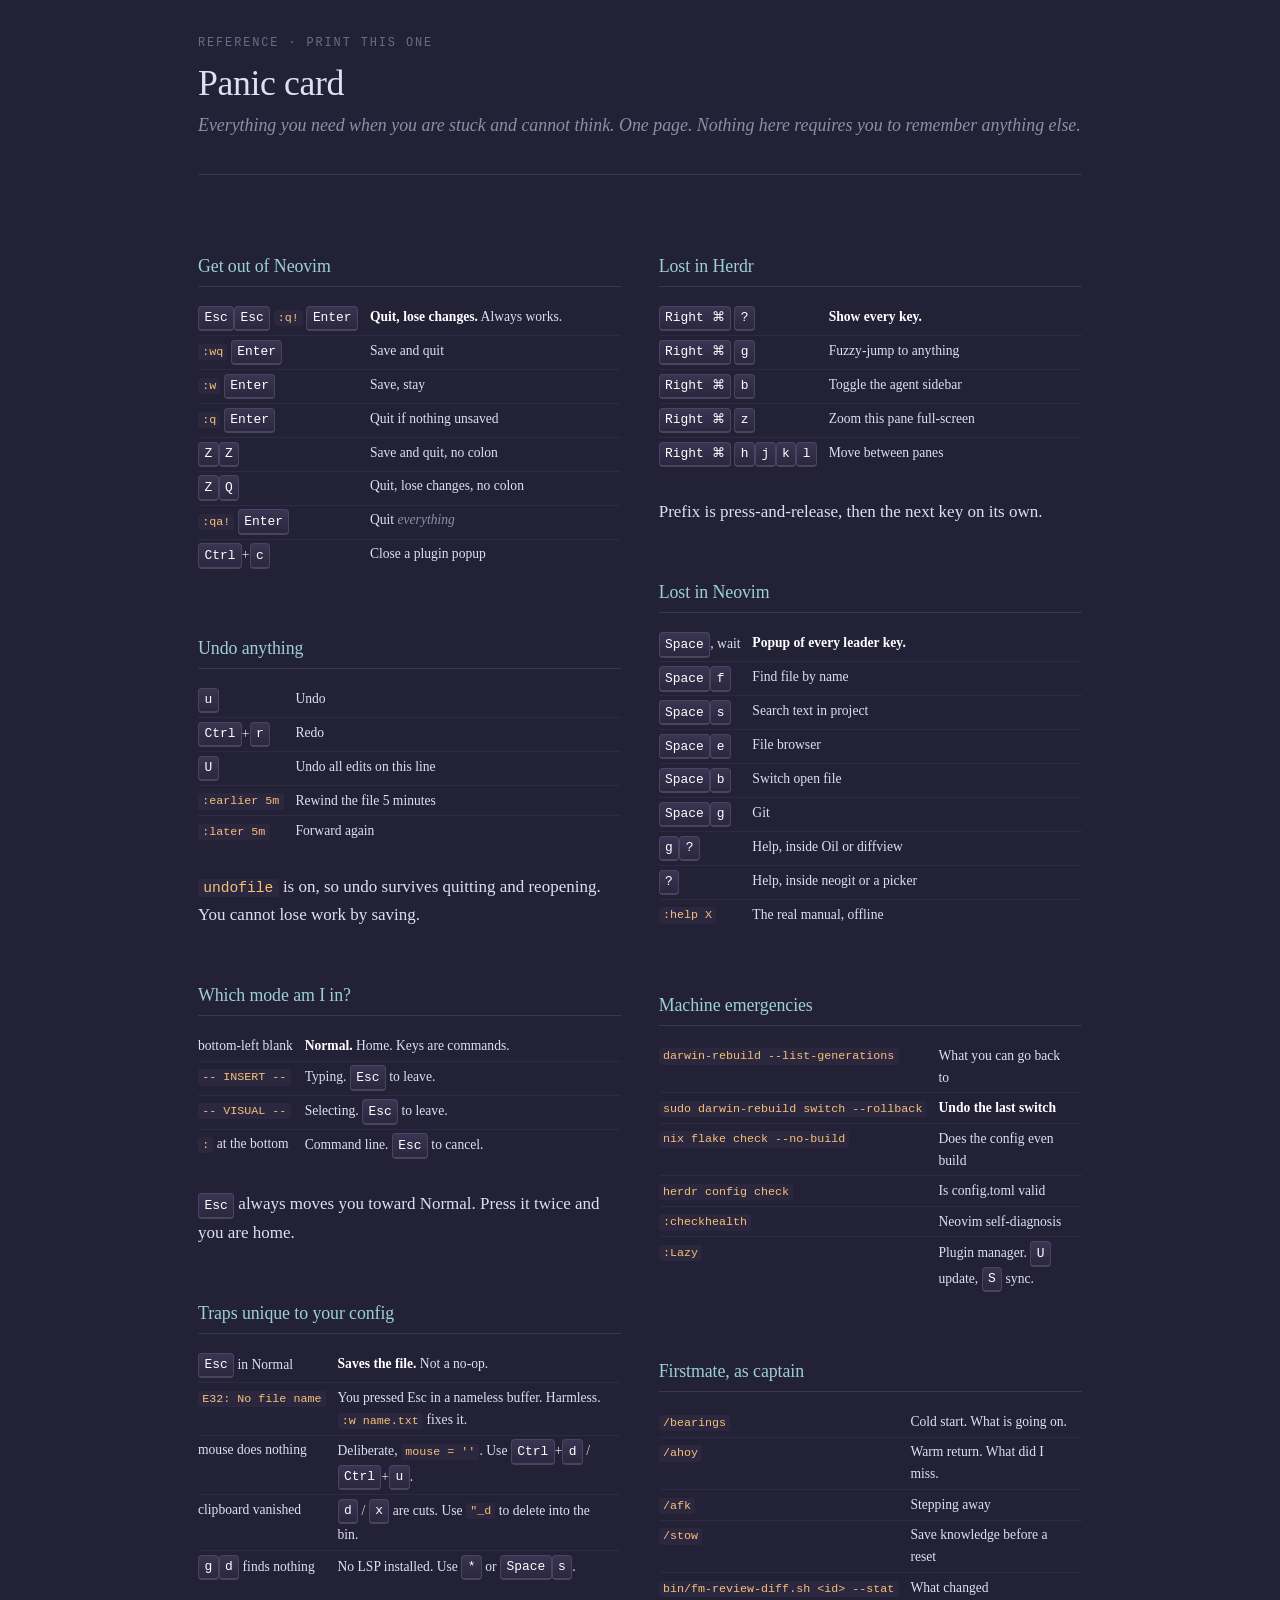
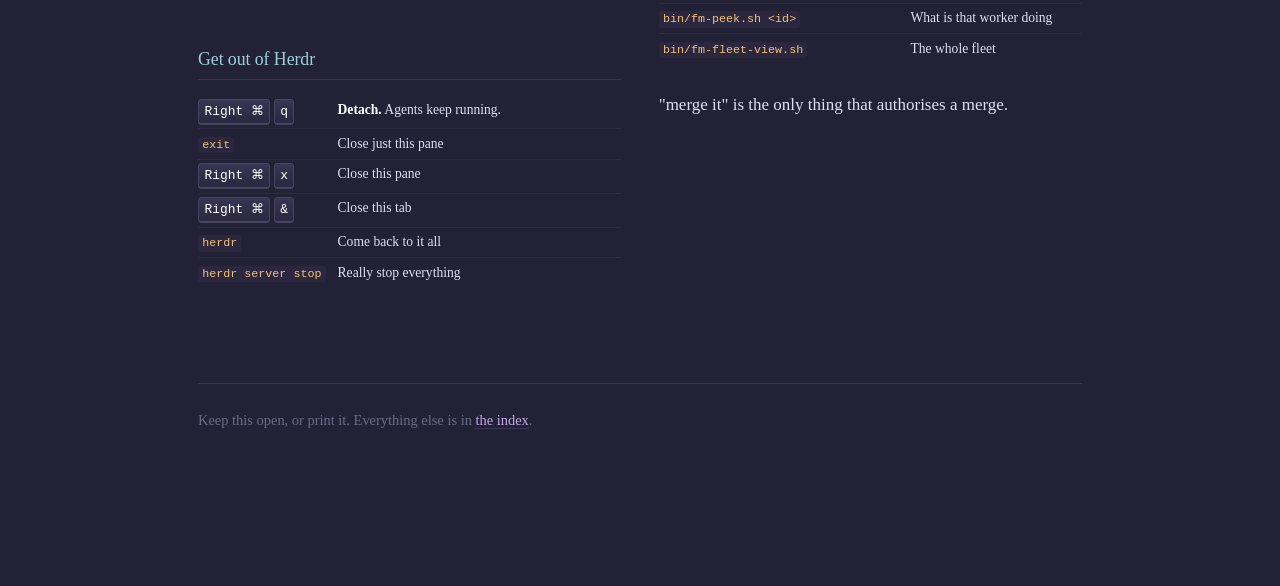
<file: terminal-mastery/reference/panic-card.html>
<!DOCTYPE html>
<html lang="en">
<head>
<meta charset="utf-8">
<meta name="viewport" content="width=device-width, initial-scale=1">
<title>Panic card</title>
<link rel="stylesheet" href="../assets/course.css">
</head>
<body class="card">
<div class="page">

<p class="kicker">Reference &middot; print this one</p>
<h1>Panic card</h1>
<p class="standfirst">Everything you need when you are stuck and cannot think. One page.
Nothing here requires you to remember anything else.</p>

<div class="cols">

<section>
<h2>Get out of Neovim</h2>
<table>
  <tr><td><kbd>Esc</kbd><kbd>Esc</kbd> <code>:q!</code> <kbd>Enter</kbd></td><td><strong>Quit, lose changes.</strong> Always works.</td></tr>
  <tr><td><code>:wq</code> <kbd>Enter</kbd></td><td>Save and quit</td></tr>
  <tr><td><code>:w</code> <kbd>Enter</kbd></td><td>Save, stay</td></tr>
  <tr><td><code>:q</code> <kbd>Enter</kbd></td><td>Quit if nothing unsaved</td></tr>
  <tr><td><kbd>Z</kbd><kbd>Z</kbd></td><td>Save and quit, no colon</td></tr>
  <tr><td><kbd>Z</kbd><kbd>Q</kbd></td><td>Quit, lose changes, no colon</td></tr>
  <tr><td><code>:qa!</code> <kbd>Enter</kbd></td><td>Quit <em>everything</em></td></tr>
  <tr><td><kbd>Ctrl</kbd>+<kbd>c</kbd></td><td>Close a plugin popup</td></tr>
</table>
</section>

<section>
<h2>Undo anything</h2>
<table>
  <tr><td><kbd>u</kbd></td><td>Undo</td></tr>
  <tr><td><kbd>Ctrl</kbd>+<kbd>r</kbd></td><td>Redo</td></tr>
  <tr><td><kbd>U</kbd></td><td>Undo all edits on this line</td></tr>
  <tr><td><code>:earlier 5m</code></td><td>Rewind the file 5 minutes</td></tr>
  <tr><td><code>:later 5m</code></td><td>Forward again</td></tr>
</table>
<p><code>undofile</code> is on, so undo survives quitting and reopening. You cannot lose
work by saving.</p>
</section>

<section>
<h2>Which mode am I in?</h2>
<table>
  <tr><td>bottom-left blank</td><td><strong>Normal.</strong> Home. Keys are commands.</td></tr>
  <tr><td><code>-- INSERT --</code></td><td>Typing. <kbd>Esc</kbd> to leave.</td></tr>
  <tr><td><code>-- VISUAL --</code></td><td>Selecting. <kbd>Esc</kbd> to leave.</td></tr>
  <tr><td><code>:</code> at the bottom</td><td>Command line. <kbd>Esc</kbd> to cancel.</td></tr>
</table>
<p><kbd>Esc</kbd> always moves you toward Normal. Press it twice and you are home.</p>
</section>

<section>
<h2>Traps unique to your config</h2>
<table>
  <tr><td><kbd>Esc</kbd> in Normal</td><td><strong>Saves the file.</strong> Not a no-op.</td></tr>
  <tr><td><code>E32: No file name</code></td><td>You pressed Esc in a nameless buffer. Harmless. <code>:w name.txt</code> fixes it.</td></tr>
  <tr><td>mouse does nothing</td><td>Deliberate, <code>mouse = ''</code>. Use <kbd>Ctrl</kbd>+<kbd>d</kbd> / <kbd>Ctrl</kbd>+<kbd>u</kbd>.</td></tr>
  <tr><td>clipboard vanished</td><td><kbd>d</kbd> / <kbd>x</kbd> are cuts. Use <code>"_d</code> to delete into the bin.</td></tr>
  <tr><td><kbd>g</kbd><kbd>d</kbd> finds nothing</td><td>No LSP installed. Use <kbd>*</kbd> or <kbd>Space</kbd><kbd>s</kbd>.</td></tr>
</table>
</section>

<section>
<h2>Get out of Herdr</h2>
<table>
  <tr><td><kbd>Right ⌘</kbd> <kbd>q</kbd></td><td><strong>Detach.</strong> Agents keep running.</td></tr>
  <tr><td><code>exit</code></td><td>Close just this pane</td></tr>
  <tr><td><kbd>Right ⌘</kbd> <kbd>x</kbd></td><td>Close this pane</td></tr>
  <tr><td><kbd>Right ⌘</kbd> <kbd>&amp;</kbd></td><td>Close this tab</td></tr>
  <tr><td><code>herdr</code></td><td>Come back to it all</td></tr>
  <tr><td><code>herdr server stop</code></td><td>Really stop everything</td></tr>
</table>
</section>

<section>
<h2>Lost in Herdr</h2>
<table>
  <tr><td><kbd>Right ⌘</kbd> <kbd>?</kbd></td><td><strong>Show every key.</strong></td></tr>
  <tr><td><kbd>Right ⌘</kbd> <kbd>g</kbd></td><td>Fuzzy-jump to anything</td></tr>
  <tr><td><kbd>Right ⌘</kbd> <kbd>b</kbd></td><td>Toggle the agent sidebar</td></tr>
  <tr><td><kbd>Right ⌘</kbd> <kbd>z</kbd></td><td>Zoom this pane full-screen</td></tr>
  <tr><td><kbd>Right ⌘</kbd> <kbd>h</kbd><kbd>j</kbd><kbd>k</kbd><kbd>l</kbd></td><td>Move between panes</td></tr>
</table>
<p>Prefix is press-and-release, then the next key on its own.</p>
</section>

<section>
<h2>Lost in Neovim</h2>
<table>
  <tr><td><kbd>Space</kbd>, wait</td><td><strong>Popup of every leader key.</strong></td></tr>
  <tr><td><kbd>Space</kbd><kbd>f</kbd></td><td>Find file by name</td></tr>
  <tr><td><kbd>Space</kbd><kbd>s</kbd></td><td>Search text in project</td></tr>
  <tr><td><kbd>Space</kbd><kbd>e</kbd></td><td>File browser</td></tr>
  <tr><td><kbd>Space</kbd><kbd>b</kbd></td><td>Switch open file</td></tr>
  <tr><td><kbd>Space</kbd><kbd>g</kbd></td><td>Git</td></tr>
  <tr><td><kbd>g</kbd><kbd>?</kbd></td><td>Help, inside Oil or diffview</td></tr>
  <tr><td><kbd>?</kbd></td><td>Help, inside neogit or a picker</td></tr>
  <tr><td><code>:help X</code></td><td>The real manual, offline</td></tr>
</table>
</section>

<section>
<h2>Machine emergencies</h2>
<table>
  <tr><td><code>darwin-rebuild --list-generations</code></td><td>What you can go back to</td></tr>
  <tr><td><code>sudo darwin-rebuild switch --rollback</code></td><td><strong>Undo the last switch</strong></td></tr>
  <tr><td><code>nix flake check --no-build</code></td><td>Does the config even build</td></tr>
  <tr><td><code>herdr config check</code></td><td>Is config.toml valid</td></tr>
  <tr><td><code>:checkhealth</code></td><td>Neovim self-diagnosis</td></tr>
  <tr><td><code>:Lazy</code></td><td>Plugin manager. <kbd>U</kbd> update, <kbd>S</kbd> sync.</td></tr>
</table>
</section>

<section>
<h2>Firstmate, as captain</h2>
<table>
  <tr><td><code>/bearings</code></td><td>Cold start. What is going on.</td></tr>
  <tr><td><code>/ahoy</code></td><td>Warm return. What did I miss.</td></tr>
  <tr><td><code>/afk</code></td><td>Stepping away</td></tr>
  <tr><td><code>/stow</code></td><td>Save knowledge before a reset</td></tr>
  <tr><td><code>bin/fm-review-diff.sh &lt;id&gt; --stat</code></td><td>What changed</td></tr>
  <tr><td><code>bin/fm-peek.sh &lt;id&gt;</code></td><td>What is that worker doing</td></tr>
  <tr><td><code>bin/fm-fleet-view.sh</code></td><td>The whole fleet</td></tr>
</table>
<p>"merge it" is the only thing that authorises a merge.</p>
</section>

</div>

<div class="footer">
  <p class="source">Keep this open, or print it. Everything else is in
  <a href="../README.md">the index</a>.</p>
</div>

</div>
</body>
</html>
</file>
<file: terminal-mastery/assets/course.css>
/* course.css - shared stylesheet for the terminal-mastery workspace.
   Self-contained: no webfonts, no CDN, works fully offline.
   Palette borrowed from Rose Pine Moon, to match nvim + wezterm. */

:root {
  --base:   #232136;
  --surface:#2a273f;
  --overlay:#393552;
  --muted:  #6e6a86;
  --subtle: #908caa;
  --text:   #e0def4;
  --love:   #eb6f92;
  --gold:   #f6c177;
  --rose:   #ea9a97;
  --pine:   #3e8fb0;
  --foam:   #9ccfd8;
  --iris:   #c4a7e7;

  --serif: "Iowan Old Style", "Palatino Linotype", Palatino, "Book Antiqua", Georgia, serif;
  --mono: "Hack Nerd Font", "SF Mono", Menlo, Consolas, monospace;
  --measure: 38rem;
}

* { box-sizing: border-box; }

html { font-size: 17px; }

body {
  margin: 0;
  padding: 3rem 1.5rem 8rem;
  background: var(--base);
  color: var(--text);
  font-family: var(--serif);
  line-height: 1.62;
  -webkit-font-smoothing: antialiased;
}

.page { max-width: var(--measure); margin: 0 auto; }

/* ---- masthead ---- */

.kicker {
  font-family: var(--mono);
  font-size: 0.7rem;
  letter-spacing: 0.16em;
  text-transform: uppercase;
  color: var(--muted);
  margin: 0 0 0.6rem;
}

h1 {
  font-size: 2.1rem;
  line-height: 1.15;
  font-weight: 400;
  margin: 0 0 0.4rem;
  letter-spacing: -0.01em;
}

.standfirst {
  color: var(--subtle);
  font-size: 1.05rem;
  font-style: italic;
  margin: 0 0 2.5rem;
  padding-bottom: 2rem;
  border-bottom: 1px solid var(--overlay);
}

h2 {
  font-size: 1.3rem;
  font-weight: 400;
  margin: 3rem 0 0.9rem;
  color: var(--foam);
  letter-spacing: -0.005em;
}

h3 {
  font-size: 1.02rem;
  font-weight: 600;
  margin: 2rem 0 0.6rem;
  color: var(--rose);
}

p { margin: 0 0 1.1rem; }

a { color: var(--iris); text-decoration: none; border-bottom: 1px solid var(--overlay); }
a:hover { border-bottom-color: var(--iris); }

strong { color: #fff; font-weight: 600; }
em { color: var(--subtle); }

/* ---- code + keys ---- */

code {
  font-family: var(--mono);
  font-size: 0.86em;
  background: var(--surface);
  color: var(--gold);
  padding: 0.1em 0.36em;
  border-radius: 3px;
}

pre {
  font-family: var(--mono);
  font-size: 0.8rem;
  line-height: 1.6;
  background: var(--surface);
  border-left: 2px solid var(--pine);
  padding: 0.95rem 1.1rem;
  overflow-x: auto;
  border-radius: 0 4px 4px 0;
  margin: 0 0 1.4rem;
}
pre code { background: none; padding: 0; color: var(--text); font-size: inherit; }
pre .c { color: var(--muted); font-style: italic; }
pre .k { color: var(--iris); }
pre .s { color: var(--gold); }

kbd {
  font-family: var(--mono);
  font-size: 0.76rem;
  background: linear-gradient(180deg, var(--overlay), var(--surface));
  border: 1px solid #4a4460;
  border-bottom-width: 2px;
  border-radius: 4px;
  padding: 0.12em 0.42em;
  color: #fff;
  white-space: nowrap;
  display: inline-block;
  line-height: 1.5;
}

/* ---- tables ---- */

table {
  width: 100%;
  border-collapse: collapse;
  margin: 0 0 1.6rem;
  font-size: 0.9rem;
}
th {
  text-align: left;
  font-family: var(--mono);
  font-size: 0.66rem;
  letter-spacing: 0.13em;
  text-transform: uppercase;
  color: var(--muted);
  font-weight: 500;
  padding: 0 0.7rem 0.45rem 0;
  border-bottom: 1px solid var(--overlay);
}
td {
  padding: 0.42rem 0.7rem 0.42rem 0;
  border-bottom: 1px solid rgba(57, 53, 82, 0.5);
  vertical-align: top;
}
td:first-child { white-space: nowrap; width: 1%; }
th:first-child { white-space: nowrap; }
tr:last-child td { border-bottom: none; }

/* ---- callouts ---- */

.note, .warn, .win {
  padding: 0.9rem 1.1rem;
  margin: 0 0 1.5rem;
  border-radius: 4px;
  font-size: 0.94rem;
}
.note { background: rgba(62,143,176,0.11); border-left: 2px solid var(--pine); }
.warn { background: rgba(235,111,146,0.11); border-left: 2px solid var(--love); }
.win  { background: rgba(246,193,119,0.10); border-left: 2px solid var(--gold); }
.note p:last-child, .warn p:last-child, .win p:last-child { margin-bottom: 0; }

.label {
  font-family: var(--mono);
  font-size: 0.63rem;
  letter-spacing: 0.15em;
  text-transform: uppercase;
  display: block;
  margin-bottom: 0.35rem;
}
.note .label { color: var(--foam); }
.warn .label { color: var(--love); }
.win  .label { color: var(--gold); }

/* ---- steps ---- */

ol.steps { counter-reset: s; list-style: none; padding: 0; margin: 0 0 1.6rem; }
ol.steps > li {
  counter-increment: s;
  position: relative;
  padding-left: 2.4rem;
  margin-bottom: 1rem;
}
ol.steps > li::before {
  content: counter(s);
  position: absolute; left: 0; top: 0.08em;
  width: 1.6rem; height: 1.6rem;
  border: 1px solid var(--overlay);
  border-radius: 50%;
  font-family: var(--mono); font-size: 0.72rem;
  display: flex; align-items: center; justify-content: center;
  color: var(--gold);
}

ul { padding-left: 1.15rem; margin: 0 0 1.2rem; }
li { margin-bottom: 0.35rem; }

/* ---- quiz widget (see quiz.js) ---- */

.quiz {
  border: 1px solid var(--overlay);
  border-radius: 5px;
  padding: 1.2rem 1.3rem;
  margin: 0 0 1.4rem;
  background: rgba(42,39,63,0.4);
}
.quiz .q { font-weight: 600; margin: 0 0 0.9rem; color: #fff; }
.quiz .opts { display: flex; flex-direction: column; gap: 0.4rem; }
.quiz button {
  font-family: var(--mono);
  font-size: 0.84rem;
  text-align: left;
  background: var(--surface);
  color: var(--text);
  border: 1px solid var(--overlay);
  border-radius: 4px;
  padding: 0.5rem 0.75rem;
  cursor: pointer;
  transition: border-color 0.12s, background 0.12s;
}
.quiz button:hover:not([disabled]) { border-color: var(--subtle); }
.quiz button.right { border-color: var(--foam); background: rgba(156,207,216,0.14); color: #fff; }
.quiz button.wrong { border-color: var(--love); background: rgba(235,111,146,0.13); opacity: 0.75; }
.quiz button[disabled] { cursor: default; }
.quiz .why {
  margin-top: 0.85rem;
  font-size: 0.9rem;
  color: var(--subtle);
  border-top: 1px solid var(--overlay);
  padding-top: 0.75rem;
  display: none;
}
.quiz .why.show { display: block; }
.score {
  font-family: var(--mono);
  font-size: 0.72rem;
  letter-spacing: 0.1em;
  text-transform: uppercase;
  color: var(--muted);
  text-align: right;
  margin: -0.6rem 0 2rem;
}

/* ---- footer nav ---- */

.footer {
  margin-top: 4rem;
  padding-top: 1.5rem;
  border-top: 1px solid var(--overlay);
  font-size: 0.88rem;
  color: var(--subtle);
}
.footer .nav { display: flex; justify-content: space-between; gap: 1rem; flex-wrap: wrap; margin-bottom: 1.2rem; }
.source { font-size: 0.85rem; color: var(--muted); }
.source strong { color: var(--subtle); }

/* ---- reference-card mode ---- */

body.card { --measure: 52rem; padding-top: 2rem; }
body.card h2 { margin-top: 2rem; font-size: 1.05rem; border-bottom: 1px solid var(--overlay); padding-bottom: 0.3rem; }
body.card .cols { columns: 2; column-gap: 2.2rem; }
body.card .cols > section { break-inside: avoid; display: inline-block; width: 100%; }
body.card table { font-size: 0.8rem; }
body.card td, body.card th { padding-top: 0.22rem; padding-bottom: 0.22rem; }

@media (max-width: 640px) {
  body.card .cols { columns: 1; }
  html { font-size: 16px; }
}

/* ---- print ---- */

@media print {
  :root { --text: #111; --subtle: #444; --muted: #666; }
  body { background: #fff; color: #111; padding: 0.5in; font-size: 10pt; }
  h1 { font-size: 18pt; } h2 { color: #000; font-size: 12pt; } h3 { color: #000; }
  code { background: #f2f2f2; color: #111; }
  pre { background: #f7f7f7; border-left-color: #999; color: #111; }
  pre code { color: #111; }
  kbd { background: #fff; border: 1px solid #666; color: #000; }
  .quiz, .footer, .score { display: none; }
  a { color: #111; border: none; }
  .note, .warn, .win { border: 1px solid #999; background: #fafafa; color: #111; }
  th { color: #333; }
}

/* ---- drill component (see drill.js) ---- */

.dbar { display: flex; align-items: center; gap: 0.75rem; margin: 0 0 1.8rem; }
.dtrack { flex: 1; height: 4px; border-radius: 3px; background: var(--overlay); overflow: hidden; }
.dfill {
  height: 100%; width: 0%;
  background: linear-gradient(90deg, var(--pine), var(--foam));
  transition: width 0.3s ease;
}
.dbar.complete .dfill { background: linear-gradient(90deg, var(--gold), var(--rose)); }
.dpct {
  font-family: var(--mono); font-size: 0.68rem;
  letter-spacing: 0.1em; color: var(--muted); white-space: nowrap;
}

h3.dsection {
  font-family: var(--mono);
  font-size: 0.68rem; letter-spacing: 0.15em; text-transform: uppercase;
  color: var(--muted); font-weight: 500;
  margin: 2.2rem 0 0.9rem; padding-bottom: 0.4rem;
  border-bottom: 1px solid var(--overlay);
}
h3.dsection:first-child { margin-top: 0; }

.dstep { display: flex; gap: 0.8rem; margin-bottom: 0.5rem; align-items: flex-start; }

.dbox {
  flex: 0 0 auto; margin-top: 0.5rem;
  width: 1.35rem; height: 1.35rem; border-radius: 50%;
  background: none; border: 1px solid var(--overlay);
  color: transparent; font-size: 0.72rem; line-height: 1; cursor: pointer;
  display: flex; align-items: center; justify-content: center;
  transition: all 0.12s;
}
.dbox:hover { border-color: var(--subtle); color: var(--muted); }
.dstep.on .dbox { background: var(--foam); border-color: var(--foam); color: var(--base); }
.dstep.on .dbody { opacity: 0.42; }

.dbody { flex: 1; min-width: 0; transition: opacity 0.15s; }

.dact {
  display: flex; align-items: center; gap: 0.6rem;
  padding: 0.45rem 0.7rem;
  background: var(--surface); border-left: 2px solid var(--pine);
  border-radius: 0 4px 4px 0; cursor: pointer;
}
.dact:hover { background: #302c47; }
.dstep.on .dact { border-left-color: var(--foam); }

code.dkey, code.dcmd {
  background: none; padding: 0; flex: 1;
  font-size: 0.88rem; word-break: break-word;
}
code.dkey { color: #fff; font-weight: 600; }
code.dcmd { color: var(--gold); }
code.dcmd::before { content: '$ '; color: var(--muted); }

.dcopy {
  flex: 0 0 auto;
  font-family: var(--mono); font-size: 0.62rem;
  letter-spacing: 0.08em; text-transform: uppercase;
  background: none; border: 1px solid var(--overlay); border-radius: 3px;
  color: var(--muted); padding: 0.15rem 0.4rem; cursor: pointer;
}
.dcopy:hover { border-color: var(--foam); color: var(--foam); }

.dsee  { font-size: 0.9rem; color: var(--subtle); margin: 0.35rem 0 0 0.7rem; }
.dnote { font-size: 0.84rem; color: var(--muted); margin: 0.25rem 0 0 0.7rem; font-style: italic; }
.dwarn {
  font-size: 0.86rem; color: var(--rose);
  margin: 0.35rem 0 0 0.7rem; padding-left: 0.65rem;
  border-left: 2px solid var(--love);
}

.dreset {
  display: block; margin: 1.6rem 0 0 auto;
  background: none; border: none; color: var(--muted);
  font-family: var(--mono); font-size: 0.65rem;
  text-decoration: underline; cursor: pointer; padding: 0;
}
.dreset:hover { color: var(--love); }

.tldr {
  border: 1px solid var(--overlay); border-radius: 5px;
  padding: 0.9rem 1.1rem; margin: 0 0 2rem;
  background: rgba(42,39,63,0.45);
}
.tldr .label { color: var(--gold); }
.tldr table { margin: 0; font-size: 0.87rem; }
.tldr tr:last-child td { border-bottom: none; }
.tldr td { padding-top: 0.28rem; padding-bottom: 0.28rem; }

@media print {
  .dbar, .dcopy, .dreset, .dbox { display: none; }
  .dact { background: #f7f7f7; border-left-color: #999; }
  code.dkey { color: #000; } code.dcmd { color: #111; }
  .dwarn { color: #111; border-left-color: #666; }
}

/* ---- vim practice trainer (see vim-practice.js) ---- */

.vp {
  border: 1px solid var(--overlay); border-radius: 6px;
  background: rgba(35,33,54,0.85);
  margin: 0 0 1.6rem; overflow: hidden;
  transition: border-color 0.15s;
}
.vp.focused { border-color: var(--pine); }

.vphead {
  display: flex; justify-content: space-between; align-items: baseline; gap: 1rem;
  padding: 0.7rem 1rem; border-bottom: 1px solid var(--overlay);
  background: rgba(42,39,63,0.6);
}
.vptask { font-size: 0.95rem; color: #fff; }
.vptask code { font-size: 0.85em; }
.vpstat {
  font-family: var(--mono); font-size: 0.66rem; letter-spacing: 0.08em;
  color: var(--muted); white-space: nowrap;
}

.vpbuf {
  font-family: var(--mono); font-size: 0.82rem; line-height: 1.7;
  margin: 0; padding: 0.9rem 1rem; background: none; border: none;
  border-radius: 0; outline: none; white-space: pre; overflow-x: auto;
  color: var(--text); min-height: 3rem;
}
.vpbuf:focus { background: rgba(62,143,176,0.06); }
.vpbuf.static { cursor: default; }
.vpnum { color: var(--muted); user-select: none; }

.vpcur { background: var(--foam); color: var(--base); border-radius: 1px; }
.vptgt { background: var(--love); color: #fff; border-radius: 1px; }
.vpcur.vphit { background: var(--gold); color: var(--base); }

.vpfoot {
  display: flex; justify-content: space-between; align-items: center; gap: 1rem;
  padding: 0.55rem 1rem; border-top: 1px solid var(--overlay); min-height: 2.2rem;
}
.vpkeys {
  font-family: var(--mono); font-size: 0.8rem; color: var(--gold);
  min-width: 3rem; letter-spacing: 0.05em;
}
.vpmsg { font-size: 0.85rem; color: var(--subtle); text-align: right; }
.vpmsg.good { color: var(--foam); }
.vpmsg.ok   { color: var(--gold); }
.vpmsg.meh  { color: var(--rose); }

.vphint {
  padding: 0 1rem 0.7rem; font-size: 0.78rem; color: var(--muted);
  font-family: var(--mono);
}
.vphint:empty { display: none; }

.vpdone {
  padding: 1.4rem 1rem; text-align: center; font-size: 0.95rem; color: var(--subtle);
}
.vpdone strong { color: var(--gold); }
.vpagain, .vpgo {
  margin-top: 0.9rem; font-family: var(--mono); font-size: 0.72rem;
  background: none; border: 1px solid var(--overlay); border-radius: 4px;
  color: var(--foam); padding: 0.4rem 0.9rem; cursor: pointer;
}
.vpagain:hover, .vpgo:hover { border-color: var(--foam); }

.vprow { display: flex; gap: 0.5rem; padding: 0.8rem 1rem 1rem; }
.vpin {
  flex: 1; font-family: var(--mono); font-size: 0.9rem;
  background: var(--surface); border: 1px solid var(--overlay); border-radius: 4px;
  color: #fff; padding: 0.45rem 0.7rem; outline: none;
}
.vpin:focus { border-color: var(--pine); }
.vp.compose .vpgo { margin-top: 0; }
.vp.compose .vpmsg { text-align: left; padding: 0 1rem 1rem; }

@media print { .vp { display: none; } }

/* ---- spaced review (see review.js) ---- */

.rvhead {
  display: flex; align-items: center; gap: 1rem;
  margin: 0 0 1.6rem; padding-bottom: 0.9rem;
  border-bottom: 1px solid var(--overlay);
}
.rvcount {
  font-family: var(--mono); font-size: 0.72rem; letter-spacing: 0.1em;
  text-transform: uppercase; color: var(--gold); white-space: nowrap;
}
.rvmeta {
  font-family: var(--mono); font-size: 0.66rem; letter-spacing: 0.08em;
  color: var(--muted); white-space: nowrap;
}
.rvbars { flex: 1; display: flex; height: 6px; border-radius: 3px; overflow: hidden; gap: 1px; }
.rvbars i { display: block; min-width: 0; }
.rvbars .b0 { background: var(--overlay); }
.rvbars .b1 { background: var(--love); }
.rvbars .b2 { background: var(--rose); }
.rvbars .b3 { background: var(--gold); }
.rvbars .b4 { background: var(--pine); }
.rvbars .b5 { background: var(--foam); }
.rvbars .b6 { background: #d7f3f7; }

.rvcard {
  border: 1px solid var(--overlay); border-radius: 6px;
  padding: 1.3rem 1.4rem; background: rgba(42,39,63,0.4);
}
.rvtag {
  font-family: var(--mono); font-size: 0.64rem; letter-spacing: 0.1em;
  text-transform: uppercase; color: var(--muted); margin-bottom: 0.9rem;
}
.rvtag a { color: var(--muted); border-bottom-color: transparent; }
.rvtag a:hover { color: var(--subtle); }
.rvq { font-size: 1.02rem; font-weight: 600; color: #fff; margin: 0 0 1.1rem; }
.rvopts { display: flex; flex-direction: column; gap: 0.45rem; }
.rvopts button {
  font-family: var(--mono); font-size: 0.84rem; text-align: left;
  background: var(--surface); color: var(--text);
  border: 1px solid var(--overlay); border-radius: 4px;
  padding: 0.55rem 0.8rem; cursor: pointer;
  transition: border-color 0.12s, background 0.12s;
}
.rvopts button:hover:not([disabled]) { border-color: var(--subtle); }
.rvopts button.right { border-color: var(--foam); background: rgba(156,207,216,0.14); color: #fff; }
.rvopts button.wrong { border-color: var(--love); background: rgba(235,111,146,0.13); opacity: 0.75; }

.rvwhy {
  display: none; margin-top: 1rem; padding-top: 0.9rem;
  border-top: 1px solid var(--overlay);
  font-size: 0.9rem; color: var(--subtle);
}
.rvwhy.show { display: block; }
.rvverdict {
  display: block; font-family: var(--mono); font-size: 0.66rem;
  letter-spacing: 0.1em; text-transform: uppercase; margin-bottom: 0.5rem;
}
.rvverdict.good { color: var(--foam); }
.rvverdict.bad  { color: var(--love); }

.rvnext, .rvall {
  display: block; margin-top: 1rem;
  font-family: var(--mono); font-size: 0.72rem;
  background: none; border: 1px solid var(--overlay); border-radius: 4px;
  color: var(--foam); padding: 0.42rem 1rem; cursor: pointer;
}
.rvnext:hover, .rvall:hover { border-color: var(--foam); }
.rvall { margin: 1.2rem auto 0; }

.rvdone {
  padding: 2rem 1rem; text-align: center;
  font-size: 0.98rem; color: var(--subtle); line-height: 1.8;
}
.rvdone strong { color: var(--gold); }

@media print { .rvhead, .rvcard, .rvdone { display: none; } }
</file>
